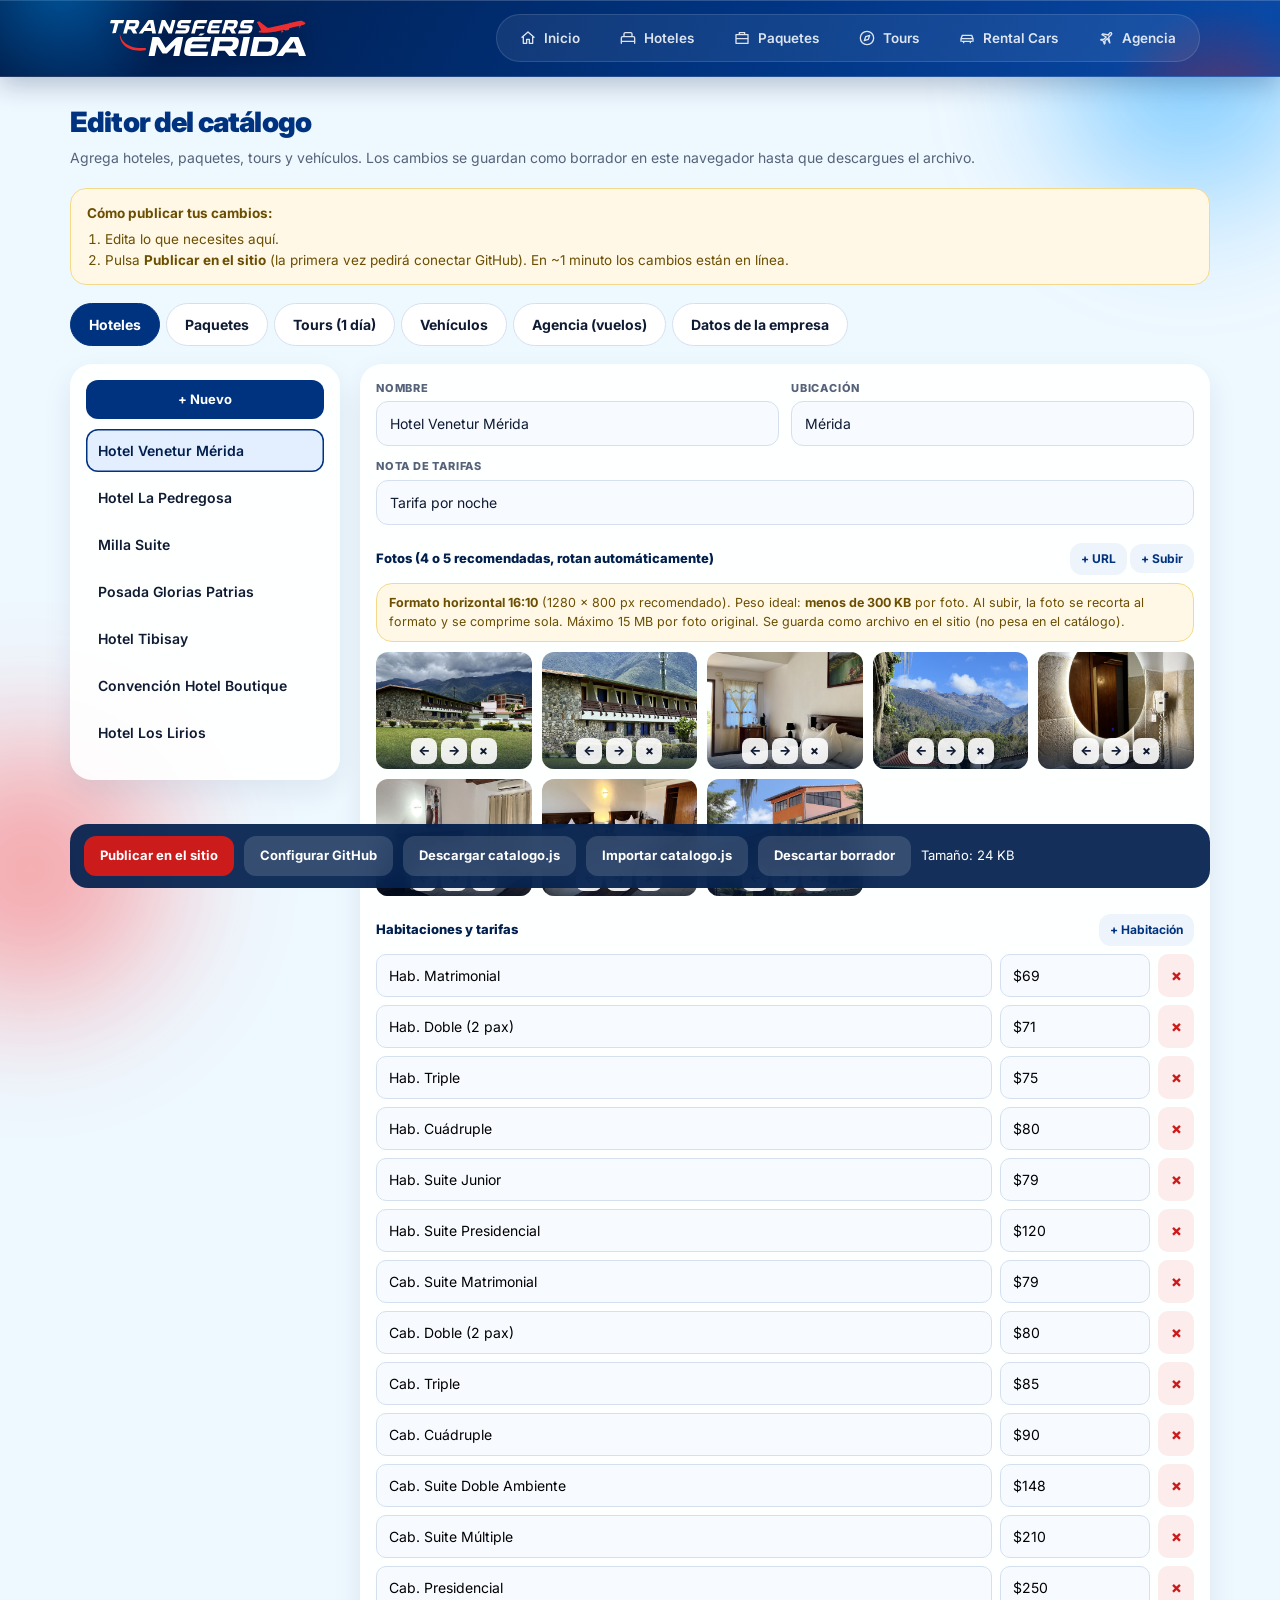
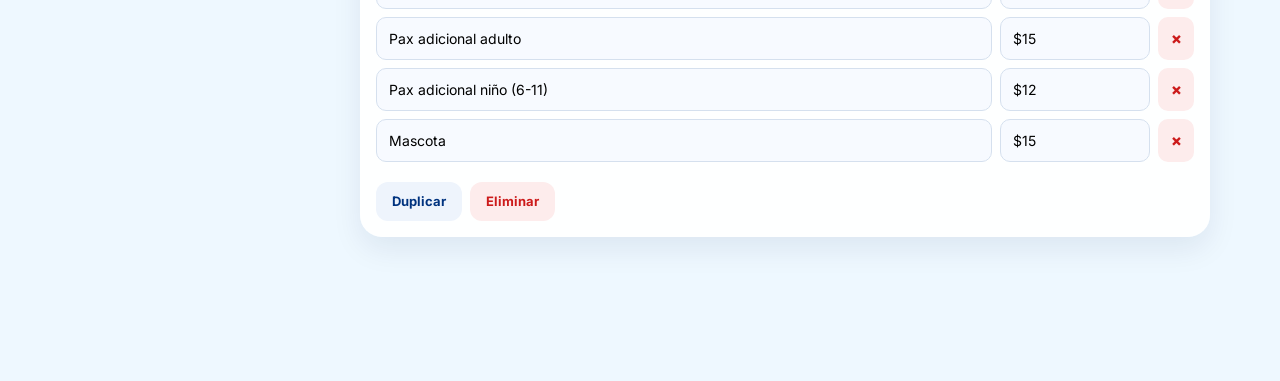
<file: admin/index.html>
<!doctype html><html lang="es"><head><meta charset="utf-8"><meta name="viewport" content="width=device-width,initial-scale=1"><meta name="robots" content="noindex,nofollow"><title>Editor del catálogo · TransfersMérida</title>
<link href="https://fonts.googleapis.com/css2?family=Inter:wght@400;500;600;700;800;900&display=swap" rel="stylesheet"><link rel="stylesheet" href="../assets/app.css"><link rel="stylesheet" href="../assets/header.css">
<style>
.ad{max-width:1180px;margin:0 auto;padding:24px 20px 60px}
.ad h1{font-size:28px;font-weight:900;letter-spacing:-.03em;color:var(--blue);margin:0 0 4px}.ad .sub{color:var(--desc);margin:0 0 20px;font-size:14px}
.tabs{display:flex;gap:6px;flex-wrap:wrap;margin-bottom:18px}
.tabs button{padding:10px 18px;border-radius:99px;font-weight:700;font-size:14px;background:#fff;border:1.5px solid var(--line);transition:.2s}.tabs button.on{background:var(--blue);color:#fff;border-color:var(--blue)}
.lay{display:grid;grid-template-columns:270px 1fr;gap:20px;align-items:start}
@media(max-width:820px){.lay{grid-template-columns:1fr}}
.pan{background:rgba(255,255,255,.92);border:0;border-radius:22px;padding:16px;box-shadow:0 12px 30px rgba(0,30,80,.08)}
.lst{display:flex;flex-direction:column;gap:4px;max-height:60vh;overflow:auto;margin:10px 0}
.lst button{text-align:left;padding:11px 12px;border-radius:12px;font-weight:600;font-size:14px;transition:.15s}.lst button:hover{background:#eef4fc}.lst button.on{background:#e3eeff;box-shadow:inset 0 0 0 1.5px var(--blue);color:var(--blue-dark)}
.b2{padding:10px 16px;border-radius:12px;font-weight:700;font-size:13px;background:#eef4fc;color:var(--blue);transition:.15s}.b2:hover{background:var(--blue);color:#fff}.b2.pri{background:var(--blue);color:#fff}.b2.pri:hover{background:var(--blue-dark)}.b2.red{background:#fdecec;color:var(--red)}.b2.red:hover{background:var(--red);color:#fff}.b2.sm{padding:7px 11px;font-size:12px}
.f{display:flex;flex-direction:column;gap:5px;margin-bottom:12px}.f label{font-size:11px;font-weight:800;letter-spacing:.8px;text-transform:uppercase;color:var(--desc)}
.f input,.f textarea{font:inherit;font-size:14px;padding:11px 13px;border-radius:12px;border:1.5px solid var(--line);background:#f7faff;color:var(--ink);outline:none;width:100%;transition:.2s}.f input:focus,.f textarea:focus{border-color:var(--blue);background:#fff;box-shadow:0 0 0 4px rgba(0,51,127,.12)}
.two{display:grid;grid-template-columns:1fr 1fr;gap:12px}
.sec{font-size:13px;font-weight:800;color:var(--blue-dark);margin:18px 0 8px;display:flex;justify-content:space-between;align-items:center}
.ph-list{display:grid;grid-template-columns:repeat(auto-fill,minmax(130px,1fr));gap:10px;margin-bottom:10px}
.ph-i{position:relative;aspect-ratio:4/3;border-radius:12px;overflow:hidden;background:#dbe6f5}.ph-i img{width:100%;height:100%;object-fit:cover}
.ph-i .t{position:absolute;inset:auto 0 0;display:flex;justify-content:center;gap:4px;padding:5px;background:linear-gradient(transparent,rgba(0,15,40,.75))}
.ph-i .t button{width:26px;height:26px;border-radius:8px;background:rgba(255,255,255,.9);font-weight:800;font-size:13px}.ph-i .t button:hover{background:var(--red);color:#fff}
.rm{display:grid;grid-template-columns:1fr 150px 36px;gap:8px;margin-bottom:8px}.rm input{font:inherit;font-size:14px;padding:10px 12px;border-radius:10px;border:1.5px solid var(--line);background:#f7faff;outline:none;min-width:0}.rm input:focus{border-color:var(--blue);background:#fff}
.rm button{border-radius:10px;background:#fdecec;color:var(--red);font-weight:800}.rm button:hover{background:var(--red);color:#fff}
.bar{position:sticky;bottom:12px;margin-top:20px;display:flex;gap:10px;flex-wrap:wrap;align-items:center;background:rgba(0,31,77,.92);backdrop-filter:blur(14px);padding:12px 14px;border-radius:18px;color:#fff;font-size:13px;z-index:20}
.bar .b2{background:rgba(255,255,255,.14);color:#fff}.bar .b2:hover{background:#fff;color:var(--blue)}.bar .b2.pri{background:var(--red)}.bar .b2.pri:hover{background:#fff;color:var(--red)}
.help{background:#fff8e6;border:1px solid #f5d98a;border-radius:16px;padding:14px 16px;font-size:13.5px;color:#6b4e00;margin-bottom:18px}.help ol{margin:6px 0 0 18px;padding:0}
.toast{position:fixed;left:50%;bottom:90px;transform:translate(-50%,20px);background:var(--blue-dark);color:#fff;padding:12px 20px;border-radius:14px;font-weight:600;font-size:14px;opacity:0;transition:.3s;z-index:200;pointer-events:none}.toast.on{opacity:1;transform:translate(-50%,0)}
</style></head><body data-page="admin">
<script src="../data/catalogo.js"></script><script src="../assets/header.js"></script><script src="../assets/app.js"></script><script src="../assets/publish.js"></script>
<script>
document.addEventListener("DOMContentLoaded",()=>{
const $=(s,r=document)=>r.querySelector(s),$$=(s,r=document)=>[...r.querySelectorAll(s)];
const esc=s=>String(s==null?"":s).replace(/[&<>"]/g,c=>({'&':'&amp;','<':'&lt;','>':'&gt;','"':'&quot;'}[c]));
document.body.prepend(TM_renderHeader("admin","../"));
let data=JSON.parse(localStorage.getItem("tm_draft")||"null")||JSON.parse(JSON.stringify(TM.D));
data.config=Object.assign({wa:"584125805433",rif:"",rtn:"",ttt:"",siteName:"Transfers Mérida",favicon:""},data.config||{});
["hoteles","paquetes","tours","autos"].forEach(k=>data[k]=data[k]||[]);
data.agencia=data.agencia||{schedule:[],conditions:[]};data.agencia.schedule=data.agencia.schedule||[];data.agencia.conditions=data.agencia.conditions||[];
let tab="hoteles",sel=0;const NAMES={hoteles:"Hoteles",paquetes:"Paquetes",tours:"Tours (1 día)",autos:"Vehículos",agencia:"Agencia (vuelos)",config:"Datos de la empresa"};
const save=()=>{try{localStorage.setItem("tm_draft",JSON.stringify(data))}catch(e){toast("Borrador demasiado grande para guardarse en el navegador; descarga el archivo.")}};
function toast(t){const e=$(".toast");e.textContent=t;e.classList.add("on");clearTimeout(e._t);e._t=setTimeout(()=>e.classList.remove("on"),2600)}
const root=document.createElement("div");root.className="ad";document.body.append(root);
document.body.insertAdjacentHTML("beforeend",'<div class="toast"></div>');
function draw(){
 root.innerHTML=`<h1>Editor del catálogo</h1><p class="sub">Agrega hoteles, paquetes, tours y vehículos. Los cambios se guardan como borrador en este navegador hasta que descargues el archivo.</p>
 <div class="help"><b>Cómo publicar tus cambios:</b><ol><li>Edita lo que necesites aquí.</li><li>Pulsa <b>Publicar en el sitio</b> (la primera vez pedirá conectar GitHub). En ~1 minuto los cambios están en línea.</li></ol></div>
 <div class="tabs">${["hoteles","paquetes","tours","autos","agencia","config"].map(k=>`<button data-t="${k}" class="${k===tab?"on":""}">${NAMES[k]}</button>`).join("")}</div><div id="body"></div>
 <div class="bar"><button class="b2 pri" id="pub">Publicar en el sitio</button><button class="b2" id="ghc">Configurar GitHub</button><button class="b2" id="dl">Descargar catalogo.js</button><label class="b2" style="cursor:pointer">Importar catalogo.js<input type="file" id="imp" accept=".js,.json" hidden></label><button class="b2" id="rst">Descartar borrador</button><span id="sz"></span></div>`;
 $$(".tabs button").forEach(b=>b.onclick=()=>{tab=b.dataset.t;sel=0;draw()});
 tab==="config"?cfg():tab==="agencia"?ag():list();
 $("#ghc").onclick=()=>TMPublish.setup();
 $("#pub").onclick=async()=>{const b=$("#pub");if(!await TMPublish.ensure())return;b.disabled=true;b.textContent="Publicando…";try{await TMPublish.commit("data/catalogo.js","window.TM_DATA = "+JSON.stringify(data,null,1)+";\n","Actualización desde el admin");toast("Publicado ✓ El sitio se actualiza en ~1 minuto.")}catch(e){toast(TMPublish.friendly(e))}b.disabled=false;b.textContent="Publicar en el sitio"};
 $("#dl").onclick=()=>{const txt="window.TM_DATA = "+JSON.stringify(data,null,1)+";\n";const a=document.createElement("a");a.href=URL.createObjectURL(new Blob([txt],{type:"text/javascript"}));a.download="catalogo.js";a.click();toast("Descargado. Reemplaza data/catalogo.js y sube el sitio.")};
 $("#imp").onchange=e=>{const f=e.target.files[0];if(!f)return;f.text().then(t=>{try{const m=t.match(/=\s*([\s\S]*?);?\s*$/);const o=JSON.parse(m[1]);if(o._merge){delete o._merge;for(const k of Object.keys(o)){const v=o[k];if(Array.isArray(v)){data[k]=data[k]||[];v.forEach(x=>{const t2=x.id&&data[k].find(y=>y.id===x.id);t2?Object.assign(t2,x):data[k].push(x)})}else if(v&&typeof v==="object"){data[k]=Object.assign(data[k]||{},v)}else data[k]=v}save();draw();toast("Ajuste aplicado. Pulsa Publicar en el sitio.")}else{data=o;save();draw();toast("Importado")}}catch(x){toast("Archivo no válido")}})};
 $("#rst").onclick=()=>{if(confirm("¿Descartar el borrador y volver al catálogo publicado?")){localStorage.removeItem("tm_draft");data=JSON.parse(JSON.stringify(TM.D));data.config=Object.assign({},data.config);draw()}};
 const kb=Math.round(JSON.stringify(data).length/1024);$("#sz").textContent=`Tamaño: ${kb} KB`;
}
function cfg(){
 const c=data.config;data.info=data.info||{};
 $("#body").innerHTML=`<div class="pan"><div class="two"><div class="f"><label>RIF</label><input data-c="rif" value="${esc(c.rif)}"></div><div class="f"><label>Registro Turístico Nacional (RTN)</label><input data-c="rtn" value="${esc(c.rtn)}"></div><div class="f"><label>Licencia de turismo</label><input data-c="ttt" value="${esc(c.ttt)}"></div><div class="f"><label>WhatsApp (con código de país, sin +)</label><input data-c="wa" value="${esc(c.wa)}"></div><div class="f"><label>Nombre en la pestaña del navegador</label><input data-c="siteName" value="${esc(c.siteName)}"></div><div class="f"><label>Ícono de la pestaña (favicon, URL de imagen)</label><input data-c="favicon" value="${esc(c.favicon)}" placeholder="https://..."></div></div></div>
 <div class="pan" style="margin-top:16px"><div class="sec" style="margin-top:0"><span>Imagen de fondo de cada portada</span></div><div class="help" style="margin:0 0 12px;font-size:12.5px;padding:10px 12px"><b>Recomendado:</b> horizontal <b>1920 × 1080 px</b> (16:9), peso <b>menos de 300 KB</b>. Al subirla se recorta y comprime sola. Pon lo importante <b>en el centro</b>: en el celular se recortan los lados. Una foto oscura o con poco detalle se lee mejor. Subir archivos requiere GitHub conectado; también puedes pegar un enlace.</div><div id="hrs"></div></div>
 ${["paquetes","tours","autos"].map(k=>`<div class="pan" style="margin-top:16px"><div class="sec" style="margin-top:0"><span>Información al pie de ${k==="paquetes"?"Paquetes":k==="tours"?"Tours":"Vehículos"}</span><button class="b2 sm" data-ai="${k}">+ Punto</button></div><div class="f"><label>Título</label><input data-it="${k}" value="${esc((data.info[k]||{}).title)}"></div><div id="inf-${k}"></div></div>`).join("")}`;
 $$("[data-c]").forEach(i=>i.oninput=()=>{c[i.dataset.c]=i.value;save()});
 data.heroes=data.heroes||{};const HN={hoteles:"Hoteles",paquetes:"Paquetes",tours:"Tours",autos:"Rental Cars"};
 const hr=()=>{$("#hrs").innerHTML=Object.keys(HN).map(k=>{const h=data.heroes[k]=data.heroes[k]||{img:"",dim:55};return `<div class="pan" style="background:#f4f8ff;margin-bottom:10px;padding:12px"><div style="font-weight:800;color:var(--blue-dark);margin-bottom:8px">${HN[k]}</div><div style="display:grid;grid-template-columns:140px 1fr;gap:12px;align-items:start"><div style="aspect-ratio:16/9;border-radius:12px;overflow:hidden;background:linear-gradient(135deg,#001F4D,#00337F);position:relative">${h.img?`<div style="position:absolute;inset:0;background:url('${esc(h.img)}') center/cover"></div><div style="position:absolute;inset:0;background:rgba(0,18,54,${h.dim/100})"></div>`:""}</div><div><div class="f" style="margin-bottom:8px"><input data-hi="${k}" value="${esc(h.img)}" placeholder="https://… o sube una imagen"></div><div style="display:flex;gap:8px;flex-wrap:wrap;align-items:center"><label class="b2 sm" style="cursor:pointer">Subir imagen<input type="file" accept="image/*" data-hu="${k}" hidden></label><button class="b2 red sm" data-hx="${k}">Quitar</button><label style="font-size:12px;color:var(--desc);display:flex;gap:6px;align-items:center">Oscuridad <input type="range" min="0" max="90" value="${h.dim}" data-hd="${k}"> <b>${h.dim}%</b></label></div></div></div></div>`}).join("");
  $$("[data-hi]").forEach(e=>e.onchange=()=>{data.heroes[e.dataset.hi].img=e.value.trim();save();hr()});
  $$("[data-hx]").forEach(b=>b.onclick=()=>{data.heroes[b.dataset.hx].img="";save();hr()});
  $$("[data-hd]").forEach(e=>e.oninput=()=>{data.heroes[e.dataset.hd].dim=+e.value;e.nextElementSibling.textContent=e.value+"%";save()});
  $$("[data-hd]").forEach(e=>e.onchange=hr);
  $$("[data-hu]").forEach(e=>e.onchange=async()=>{const f=e.files[0],k=e.dataset.hu;e.value="";if(!f)return;if(f.size>15*1024*1024){toast("La imagen pesa más de 15 MB.");return}if(!TMPublish.cfg().token){toast("Conecta GitHub (Configurar GitHub) para subir, o pega un enlace.");return}try{toast("Subiendo…");const u=await new Promise((res,rej)=>{const r=new FileReader();r.onerror=rej;r.onload=()=>{const im=new Image();im.onerror=rej;im.onload=()=>{const W=1920,H=1080,sc=Math.max(W/im.width,H/im.height),sw=W/sc,sh=H/sc,cv=document.createElement("canvas");cv.width=W;cv.height=H;const x=cv.getContext("2d");x.imageSmoothingQuality="high";x.drawImage(im,(im.width-sw)/2,(im.height-sh)/2,sw,sh,0,0,W,H);res(cv.toDataURL("image/jpeg",.75))};im.src=r.result};r.readAsDataURL(f)});const kb=Math.round(u.length*.75/1024),nm="img/portada-"+k+"-"+Date.now()+".jpg";await TMPublish.commit(nm,u.split(",")[1],"Portada desde el admin",true);data.heroes[k].img="/"+nm;save();hr();toast("Portada subida ("+kb+" KB)"+(kb>400?" · pesa más de lo ideal":"")+". Pulsa Publicar en el sitio.")}catch(x){toast(TMPublish.friendly?TMPublish.friendly(x):"No se pudo subir")}});
 };hr();
 ["paquetes","tours","autos"].forEach(k=>{data.info[k]=data.info[k]||{eyebrow:"Información",title:"",items:[]};const add=rowsEd($("#inf-"+k),data.info[k].items,["Título","Texto"],true);$(`[data-ai=${k}]`).onclick=add;$(`[data-it=${k}]`).oninput=e=>{data.info[k].title=e.target.value;save()}});
}
function ag(){
 const A=data.agencia,DAYS=["Lunes","Martes","Miércoles","Jueves","Viernes","Sábado","Domingo"];
 $("#body").innerHTML=`<div class="pan"><div class="sec" style="margin-top:0"><span>Frecuencias desde/hacia El Vigía</span><button class="b2 sm" id="addf">+ Vuelo</button></div>
 <p style="font-size:13px;color:var(--desc);margin:0 0 10px">Una fila por vuelo y por día de la semana. Las rutas que no estén aquí quedan libres para cotizar. Código = 3 letras del aeropuerto (CCS, PMV, BLA, PZO…). Ida = hora de salida desde El Vigía; Regreso = hora de salida desde el destino.</p><div id="sch"></div></div>
 <div class="pan" style="margin-top:16px"><div class="sec" style="margin-top:0"><span>Condiciones por aerolínea</span><button class="b2 sm" id="addc">+ Aerolínea</button></div><div id="cnd"></div></div>`;
 const dS=()=>{$("#sch").innerHTML=A.schedule.map((f,i)=>`<div class="rm" style="grid-template-columns:70px 1fr 120px 100px 100px 36px"><input data-s="${i}" data-k="code" value="${esc(f.code)}" placeholder="Código" maxlength="3" style="text-transform:uppercase"><input data-s="${i}" data-k="airline" value="${esc(f.airline)}" placeholder="Aerolínea"><select data-s="${i}" data-k="day" style="font:inherit;font-size:14px;border-radius:10px;border:1.5px solid var(--line);background:#f7faff;padding:8px">${DAYS.map((d,n)=>`<option value="${n}" ${+f.day===n?"selected":""}>${d}</option>`).join("")}</select><input data-s="${i}" data-k="out" value="${esc(f.out)}" placeholder="Ida 04:00 PM"><input data-s="${i}" data-k="ret" value="${esc(f.ret)}" placeholder="Regreso"><button data-ds="${i}" title="Quitar">×</button></div>`).join("")||'<p style="color:var(--desc)">Sin vuelos programados.</p>';
  $$("[data-s]").forEach(e=>{const h=()=>{const f=A.schedule[+e.dataset.s],k=e.dataset.k;f[k]=k==="day"?+e.value:k==="code"?e.value.toUpperCase():e.value;save()};e.oninput=h;e.onchange=h});
  $$("[data-ds]").forEach(b=>b.onclick=()=>{A.schedule.splice(+b.dataset.ds,1);save();dS()})};
 $("#addf").onclick=()=>{A.schedule.push({code:"",airline:"",day:0,out:"",ret:""});save();dS()};dS();
 const dC=()=>{$("#cnd").innerHTML=A.conditions.map((c,i)=>`<div class="pan" style="background:#f4f8ff;margin-bottom:10px;padding:12px"><div class="two"><div class="f"><label>Título / aerolínea</label><input data-c2="${i}" data-k="title" value="${esc(c.title)}"></div><div class="f"><label>Fuente (sitio web, opcional)</label><input data-c2="${i}" data-k="source" value="${esc(c.source||"")}"></div></div><div class="f"><label>Condiciones (una línea por punto)</label><textarea data-c2="${i}" data-k="items" rows="4">${esc((c.items||[]).join("\n"))}</textarea></div><div style="display:flex;gap:14px;align-items:center;justify-content:space-between"><label style="font-size:13px"><input type="checkbox" data-c2="${i}" data-k="open" ${c.open?"checked":""}> Mostrar abierta al cargar</label><span><button class="b2 sm" data-up="${i}">↑</button> <button class="b2 sm" data-dn="${i}">↓</button> <button class="b2 red sm" data-dc="${i}">Eliminar</button></span></div></div>`).join("");
  $$("[data-c2]").forEach(e=>{const h=()=>{const c=A.conditions[+e.dataset.c2],k=e.dataset.k;if(k==="items")c.items=e.value.split("\n").map(x=>x.trim()).filter(Boolean);else if(k==="open")c.open=e.checked;else{c[k]=e.value;if(k==="title"&&!c._idset)c.id=c.id||("a"+Date.now())}save()};e.oninput=h;e.onchange=h});
  const mv=(i,d)=>{const j=i+d;if(j<0||j>=A.conditions.length)return;[A.conditions[i],A.conditions[j]]=[A.conditions[j],A.conditions[i]];save();dC()};
  $$("[data-up]").forEach(b=>b.onclick=()=>mv(+b.dataset.up,-1));$$("[data-dn]").forEach(b=>b.onclick=()=>mv(+b.dataset.dn,1));
  $$("[data-dc]").forEach(b=>b.onclick=()=>{if(confirm("¿Eliminar esta aerolínea?")){A.conditions.splice(+b.dataset.dc,1);save();dC()}})};
 $("#addc").onclick=()=>{A.conditions.push({id:"a"+Date.now(),title:"Nueva aerolínea",open:false,items:[],source:""});save();dC()};dC();
}
function list(){
 const L=data[tab];if(sel>=L.length)sel=Math.max(0,L.length-1);
 $("#body").innerHTML=`<div class="lay"><div class="pan"><button class="b2 pri" id="new" style="width:100%">+ Nuevo</button><div class="lst">${L.map((x,i)=>`<button data-i="${i}" class="${i===sel?"on":""}">${esc(x.name||"(sin nombre)")}</button>`).join("")||'<span style="color:var(--desc);font-size:13px">Aún no hay elementos.</span>'}</div></div><div class="pan" id="ed"></div></div>`;
 $("#new").onclick=()=>{const id="n"+Date.now();L.push(tab==="hoteles"?{id,name:"Nuevo hotel",loc:"Mérida",note:"Tarifa por noche",photos:[],rooms:[["Habitación matrimonial","$00"]]}:tab==="tours"?{id,name:"Nuevo tour",loc:"Mérida · 1 día",sub:"",pp:0,inc:[],photos:[]}:tab==="paquetes"?{id,name:"Nuevo paquete",loc:"3 días · 2 noches",sub:"",inc:[],acts:[],photos:[],matrix:[{hotel:"Hotel",p:[null,null],g3:[null,null],g4:[null,null]}]}:{id,name:"Nuevo vehículo",loc:"",rate:50,regular:60,max:1,inc:[],specs:[["Motor",""]],photos:[]});sel=L.length-1;save();list()};
 $$(".lst button").forEach(b=>b.onclick=()=>{sel=+b.dataset.i;list()});
 if(L[sel])edit(L[sel],L);else $("#ed").innerHTML='<p style="color:var(--desc)">Crea el primer elemento con “+ Nuevo”.</p>';
}
function rowsEd(host,arr,ph,wide){
 const draw=()=>{host.innerHTML=arr.map((r,i)=>`<div class="rm" style="grid-template-columns:${wide?"180px 1fr":"1fr 150px"} 36px"><input data-r="${i}" data-c="0" value="${esc(r[0])}" placeholder="${ph[0]}"><input data-r="${i}" data-c="1" value="${esc(r[1])}" placeholder="${ph[1]}"><button data-d="${i}" title="Quitar">×</button></div>`).join("");
  $$("[data-r]",host).forEach(i=>i.oninput=()=>{arr[+i.dataset.r][+i.dataset.c]=i.value;save()});$$("[data-d]",host).forEach(b=>b.onclick=()=>{arr.splice(+b.dataset.d,1);save();draw()})};
 draw();return()=>{arr.push(["",""]);save();draw()};
}
function edit(it,L){
 const h=tab==="hoteles",t=tab==="paquetes",dt=tab==="tours",a=tab==="autos";
 $("#ed").innerHTML=`<div class="two"><div class="f"><label>Nombre</label><input data-k="name" value="${esc(it.name)}"></div><div class="f"><label>${a?"Tipo / capacidad":t?"Duración":dt?"Lugar / duración":"Ubicación"}</label><input data-k="loc" value="${esc(it.loc)}"></div></div>
 ${h?`<div class="f"><label>Nota de tarifas</label><input data-k="note" value="${esc(it.note)}"></div>`:""}
 ${dt?`<div class="f"><label>Descripción corta</label><input data-k="sub" value="${esc(it.sub)}"></div><div class="f"><label>Precio por persona ($) — solo si no usas tarifas por grupo</label><input data-n="pp" type="number" value="${it.pp||0}"></div><div class="two"><div class="f"><label>Guía exclusivo (+$, 0 = no)</label><input data-n="guide" type="number" value="${it.guide||0}"></div><div class="f"><label>Anticipación mínima (días)</label><input data-n="minDays" type="number" value="${it.minDays||0}"></div></div><div class="f"><label>% de reserva</label><input data-n="deposit" type="number" value="${it.deposit||0}"></div><div class="f"><label>Itinerario (una línea por parada)</label><textarea data-k="acts" rows="4">${esc((it.acts||[]).join("\n"))}</textarea></div><div class="sec"><span>Tarifa total por grupo (personas → $)</span><button class="b2 sm" id="addt">+ Fila</button></div><div id="tl"></div><div class="f"><label>Incluye (una línea por elemento)</label><textarea data-k="inc" rows="4">${esc((it.inc||[]).join("\n"))}</textarea></div>`:""}
 ${t?`<div class="f"><label>Descripción corta</label><input data-k="sub" value="${esc(it.sub)}"></div><div class="f"><label>Incluye (una línea por elemento)</label><textarea data-k="inc" rows="4">${esc((it.inc||[]).join("\n"))}</textarea></div><div class="f"><label>Actividades (una línea por elemento)</label><textarea data-k="acts" rows="4">${esc((it.acts||[]).join("\n"))}</textarea></div>`:""}
 ${a?`<div class="two"><div class="f"><label>Precio por día (€)</label><input data-n="rate" type="number" value="${it.rate||0}"></div><div class="f"><label>Precio regular tachado (€, opcional; 0 = ninguno)</label><input data-n="regular" type="number" value="${it.regular||0}"></div></div><div class="f"><label>Unidades disponibles</label><input data-n="max" type="number" min="1" value="${it.max||1}"></div>`:""}
 <div class="sec"><span>Fotos (4 o 5 recomendadas, rotan automáticamente)</span><span><button class="b2 sm" id="addurl">+ URL</button> <label class="b2 sm" style="cursor:pointer">+ Subir<input type="file" id="up" accept="image/*" multiple hidden></label></span></div><div class="help" style="margin:0 0 10px;font-size:12.5px;padding:10px 12px">${tab==="tours"?"<b>Formato vertical 4:5</b> (1080 × 1350 px), como un post de Instagram.":"<b>Formato horizontal 16:10</b> (1280 × 800 px recomendado)."} Peso ideal: <b>menos de 300 KB</b> por foto. Al subir, la foto se recorta al formato y se comprime sola. Máximo 15 MB por foto original. Se guarda como archivo en el sitio (no pesa en el catálogo).</div><div class="ph-list" id="pl"></div>${(dt||t)?`<div class="sec"><span>Videos tipo reel (reemplazan a las fotos)</span><span><button class="b2 sm" id="addv">+ Enlace</button> <label class="b2 sm" style="cursor:pointer">+ Subir videos<input type="file" id="upv" accept="video/mp4,video/webm" multiple hidden></label></span></div><div class="help" style="margin:0 0 10px;font-size:12.5px;padding:10px 12px"><b>Formato vertical 9:16, 1080 × 1920 px</b> (como un reel). MP4 (H.264), 8 a 15 segundos, <b>menos de 10 MB cada uno</b> (máximo permitido: 10 MB). Puedes poner varios: se reproducen uno tras otro, sin sonido y en bucle; al tocarlos se abren a pantalla completa con sonido. Las fotos de abajo pasan a ser opcionales. Sin videos, la tarjeta muestra las fotos.</div><div id="vl"></div>`:""}
 ${h?`<div class="sec"><span>Habitaciones y tarifas</span><button class="b2 sm" id="addr">+ Habitación</button></div><div id="rl"></div>`:""}
 ${a?`<div class="sec"><span>Ficha técnica</span><button class="b2 sm" id="addr">+ Dato</button></div><div id="rl"></div>`:""}
 ${t?`<div class="sec"><span>Precios por hotel (USD; deja vacío = “bajo consulta”)</span><button class="b2 sm" id="addm">+ Hotel</button></div><div style="font-size:11.5px;color:var(--desc);margin-bottom:8px">Columnas: 2 pers. baja · 2 pers. alta · 3 pers. baja · 3 pers. alta · 4 pers. baja · 4 pers. alta</div><div id="ml" style="overflow:auto"></div>`:""}
 <div style="display:flex;gap:8px;margin-top:20px"><button class="b2" id="dup">Duplicar</button><button class="b2 red" id="del">Eliminar</button></div>`;
 $$("[data-k]").forEach(i=>i.oninput=()=>{const k=i.dataset.k;it[k]=(k==="inc"||k==="acts")?i.value.split("\n").map(s=>s.trim()).filter(Boolean):i.value;save();if(k==="name")$(".lst .on").textContent=i.value||"(sin nombre)"});
 $$("[data-n]").forEach(i=>i.oninput=()=>{it[i.dataset.n]=parseFloat(i.value)||0;save()});
 const pl=()=>{it.photos=it.photos||[];$("#pl").innerHTML=it.photos.map((p,i)=>`<div class="ph-i"><img src="${esc(p)}" alt=""><div class="t"><button data-m="-1" data-i="${i}" title="Mover">←</button><button data-m="1" data-i="${i}" title="Mover">→</button><button data-x="${i}" title="Quitar">×</button></div></div>`).join("")||'<span style="color:var(--desc);font-size:13px">Sin fotos: se mostrarán imágenes de relleno.</span>';
  $$("[data-m]").forEach(b=>b.onclick=()=>{const i=+b.dataset.i,j=i+ +b.dataset.m;if(j<0||j>=it.photos.length)return;[it.photos[i],it.photos[j]]=[it.photos[j],it.photos[i]];save();pl()});
  $$("[data-x]").forEach(b=>b.onclick=()=>{it.photos.splice(+b.dataset.x,1);save();pl()})};
 pl();
 $("#addurl").onclick=()=>{const u=prompt("Pega la URL de la imagen:");if(u){(it.photos=it.photos||[]).push(u.trim());save();pl()}};
 if($("#vl")){it.videos=it.videos||[];if(it.video){if(!it.videos.includes(it.video))it.videos.unshift(it.video);delete it.video}
  const vlR=()=>{$("#vl").innerHTML=it.videos.map((v,k)=>`<div class="rm" style="grid-template-columns:1fr 34px 34px 36px"><input data-vi="${k}" value="${esc(v)}" placeholder="/videos/mi-video.mp4"><button data-vu="${k}" title="Subir">↑</button><button data-vd="${k}" title="Bajar">↓</button><button data-vx="${k}" title="Quitar">×</button></div>`).join("")||'<p style="color:var(--desc);font-size:13px">Sin videos.</p>';
   $$("[data-vi]").forEach(i2=>i2.oninput=()=>{it.videos[+i2.dataset.vi]=i2.value;save()});
   $$("[data-vx]").forEach(b=>b.onclick=()=>{it.videos.splice(+b.dataset.vx,1);save();vlR()});
   const mv=(k,d)=>{const j=k+d;if(j<0||j>=it.videos.length)return;[it.videos[k],it.videos[j]]=[it.videos[j],it.videos[k]];save();vlR()};
   $$("[data-vu]").forEach(b=>b.onclick=()=>mv(+b.dataset.vu,-1));$$("[data-vd]").forEach(b=>b.onclick=()=>mv(+b.dataset.vd,1))};
  vlR();$("#addv").onclick=()=>{it.videos.push("");save();vlR()};
  $("#upv").onchange=async e=>{const fs=[...e.target.files];e.target.value="";if(!fs.length)return;if(!TMPublish.cfg().token){toast("Para subir videos conecta GitHub (botón Configurar GitHub) o pega un enlace .mp4 con + Enlace.");return}let ok=0;for(const f of fs){if(f.size>10*1024*1024){toast("«"+f.name+"» pesa "+(f.size/1048576).toFixed(1)+" MB; el máximo es 10 MB. Comprímelo primero.");continue}try{toast("Subiendo "+f.name+"…");const buf=new Uint8Array(await f.arrayBuffer());let b="";for(let i=0;i<buf.length;i+=0x8000)b+=String.fromCharCode.apply(null,buf.subarray(i,i+0x8000));const nm="videos/"+tab+"-"+Date.now()+"-"+(ok+1)+"."+(/webm/i.test(f.type)?"webm":"mp4");await TMPublish.commit(nm,btoa(b),"Video desde el admin",true);it.videos.push("/"+nm);ok++;save();vlR()}catch(x){toast(TMPublish.friendly(x));break}}if(ok)toast(ok+" video(s) subido(s) ✓ Pulsa «Publicar en el sitio» para activarlos.")}}
 $("#up").onchange=async e=>{const files=[...e.target.files];e.target.value="";let ok=0,big=0;const gh=TMPublish.cfg().token;for(const f of files){if(f.size>15*1024*1024){toast("«"+f.name+"» pesa más de 15 MB; reduce su tamaño primero.");continue}try{const r=await shrink(f);if(r.kb>500)big++;let v=r.url;if(gh){const nm="img/"+tab+"-"+Date.now()+"-"+(ok+1)+".jpg";toast("Subiendo "+f.name+"…");await TMPublish.commit(nm,r.b64,"Foto desde el admin",true);v="/"+nm}(it.photos=it.photos||[]).push(v);ok++}catch(x){toast(TMPublish.friendly?TMPublish.friendly(x):"No se pudo subir")}}save();pl();if(ok)toast(ok+" foto(s) agregada(s)"+(gh?" · aparecerán en el sitio en ~1 minuto":" · conecta GitHub para guardarlas como archivo")+(big?" · "+big+" pesa(n) más de 500 KB":""))};
 if(h)$("#addr").onclick=rowsEd($("#rl"),it.rooms,["Habitación","$00"]);
 if(a)$("#addr").onclick=rowsEd($("#rl"),it.specs=it.specs||[],["Dato","Valor"]);
 if(t){const KEYS=[["p",0],["p",1],["g3",0],["g3",1],["g4",0],["g4",1]];
  const ml=()=>{$("#ml").innerHTML='<div style="min-width:640px">'+it.matrix.map((r,i)=>`<div class="rm" style="grid-template-columns:150px repeat(6,62px) 36px"><input data-h="${i}" value="${esc(r.hotel)}" placeholder="Hotel">${KEYS.map(([g,j],n)=>`<input data-v="${i}" data-n="${n}" type="number" value="${(r[g]||[])[j]==null?"":r[g][j]}">`).join("")}<button data-d="${i}">×</button></div>`).join("")+'</div>';
   $$("[data-h]").forEach(x=>x.oninput=()=>{it.matrix[+x.dataset.h].hotel=x.value;save()});
   $$("[data-v]").forEach(x=>x.oninput=()=>{const r=it.matrix[+x.dataset.v],[g,j]=KEYS[+x.dataset.n];r[g]=r[g]||[null,null];r[g][j]=x.value===""?null:parseFloat(x.value);save()});
   $$("#ml [data-d]").forEach(b=>b.onclick=()=>{it.matrix.splice(+b.dataset.d,1);save();ml()})};ml();
  $("#addm").onclick=()=>{it.matrix.push({hotel:"",p:[null,null],g3:[null,null],g4:[null,null]});save();ml()}}
 if(dt){const arr=Object.entries(it.tiers||{}).map(([k,v])=>[k,String(v)]);const sync=()=>{it.tiers={};arr.forEach(([k,v])=>{if(k!==""&&v!=="")it.tiers[k]=parseFloat(v)});save()};const add=rowsEd($("#tl"),arr,["Personas","Precio $"]);const w=add;$("#addt").onclick=()=>{w();};$("#tl").addEventListener("input",sync);$("#tl").addEventListener("click",()=>setTimeout(sync,0))}
 $("#dup").onclick=()=>{const c=JSON.parse(JSON.stringify(it));c.id="n"+Date.now();c.name+=" (copia)";L.splice(sel+1,0,c);sel++;save();list()};
 $("#del").onclick=()=>{if(confirm("¿Eliminar “"+it.name+"”?")){L.splice(sel,1);sel=0;save();list()}};
}
function shrink(f){return new Promise((res,rej)=>{const r=new FileReader();r.onerror=()=>rej(new Error("No se pudo leer la imagen"));r.onload=()=>{const im=new Image();im.onerror=()=>rej(new Error("Imagen no válida"));im.onload=()=>{const W=tab==="tours"?1080:1280,H=tab==="tours"?1350:800,sc=Math.max(W/im.width,H/im.height),sw=W/sc,sh=H/sc,c=document.createElement("canvas");c.width=Math.min(W,Math.round(im.width*sc>W?W:im.width*sc));c.width=W;c.height=H;const x=c.getContext("2d");x.imageSmoothingQuality="high";x.drawImage(im,(im.width-sw)/2,(im.height-sh)/2,sw,sh,0,0,W,H);const u=c.toDataURL("image/jpeg",.8);res({url:u,b64:u.split(",")[1],kb:Math.round(u.length*0.75/1024)})};im.src=r.result};r.readAsDataURL(f)})}
draw();
});
</script></body></html>
</file>
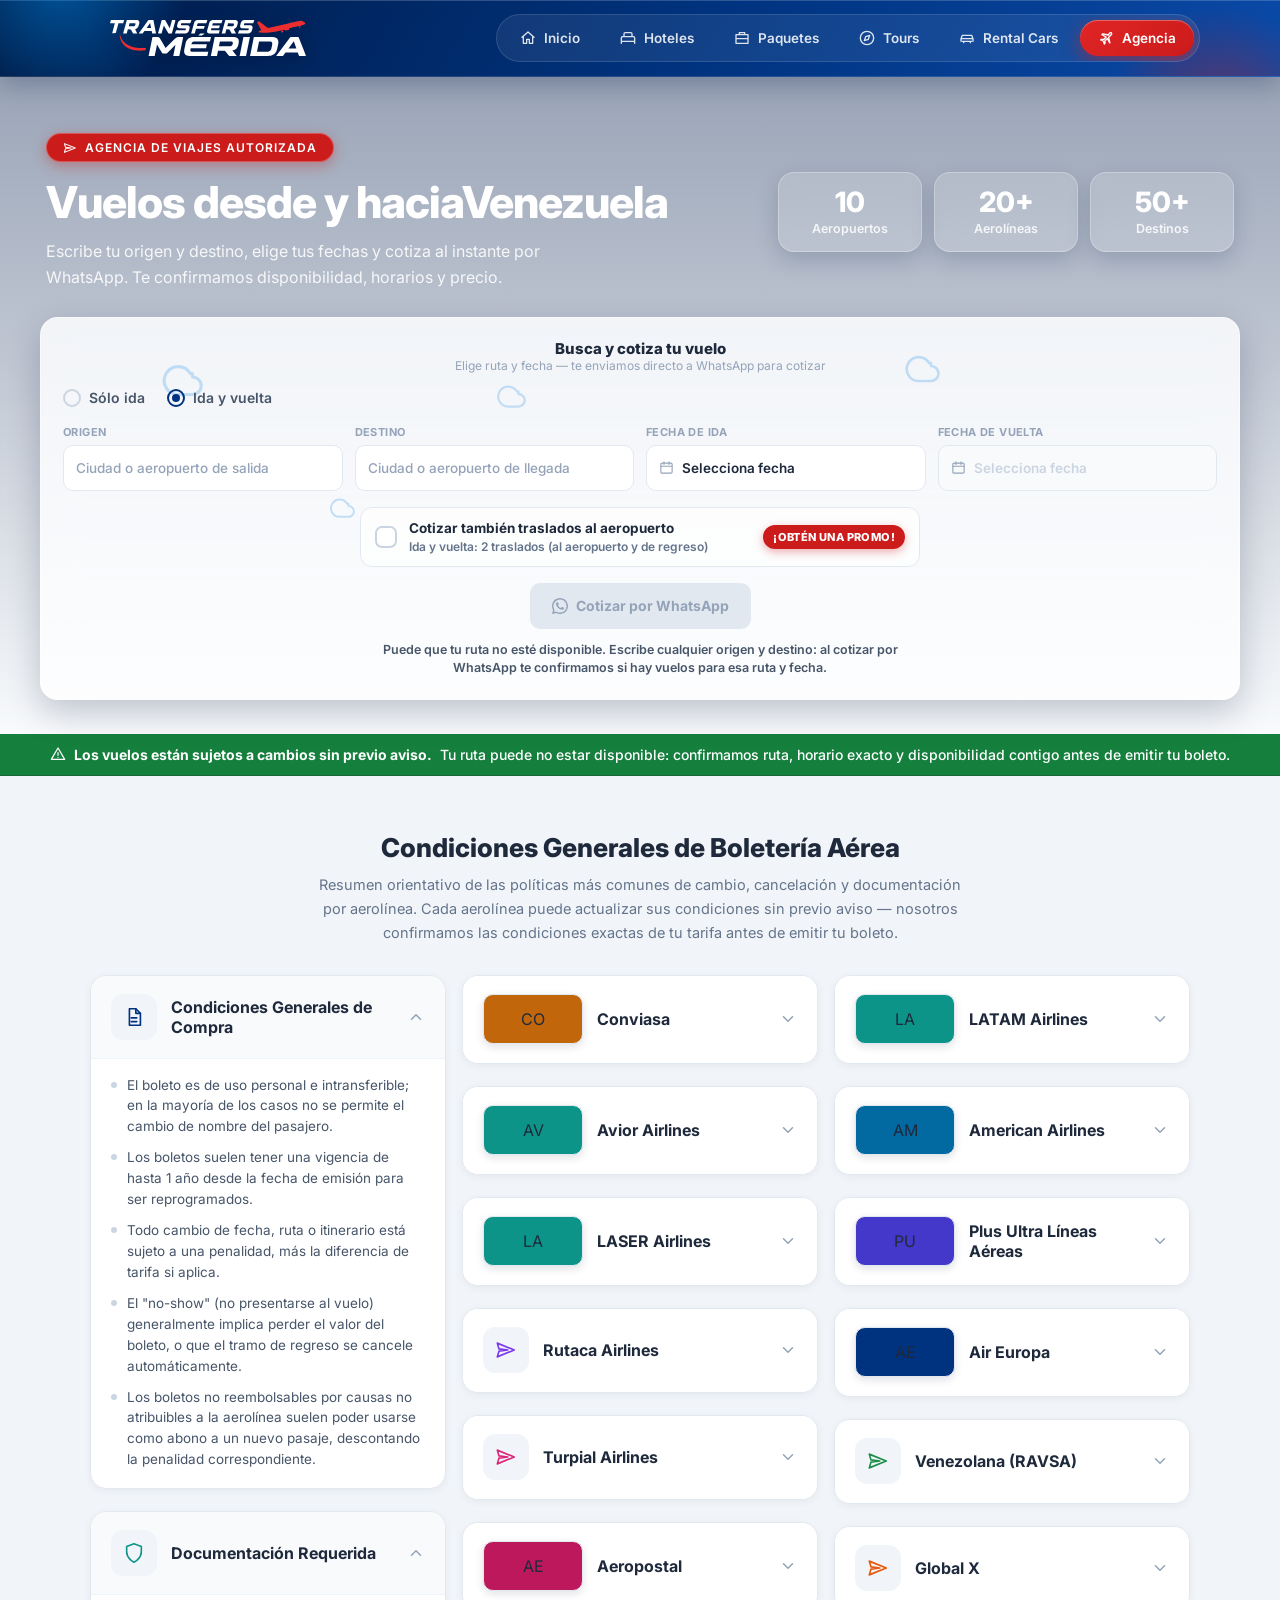
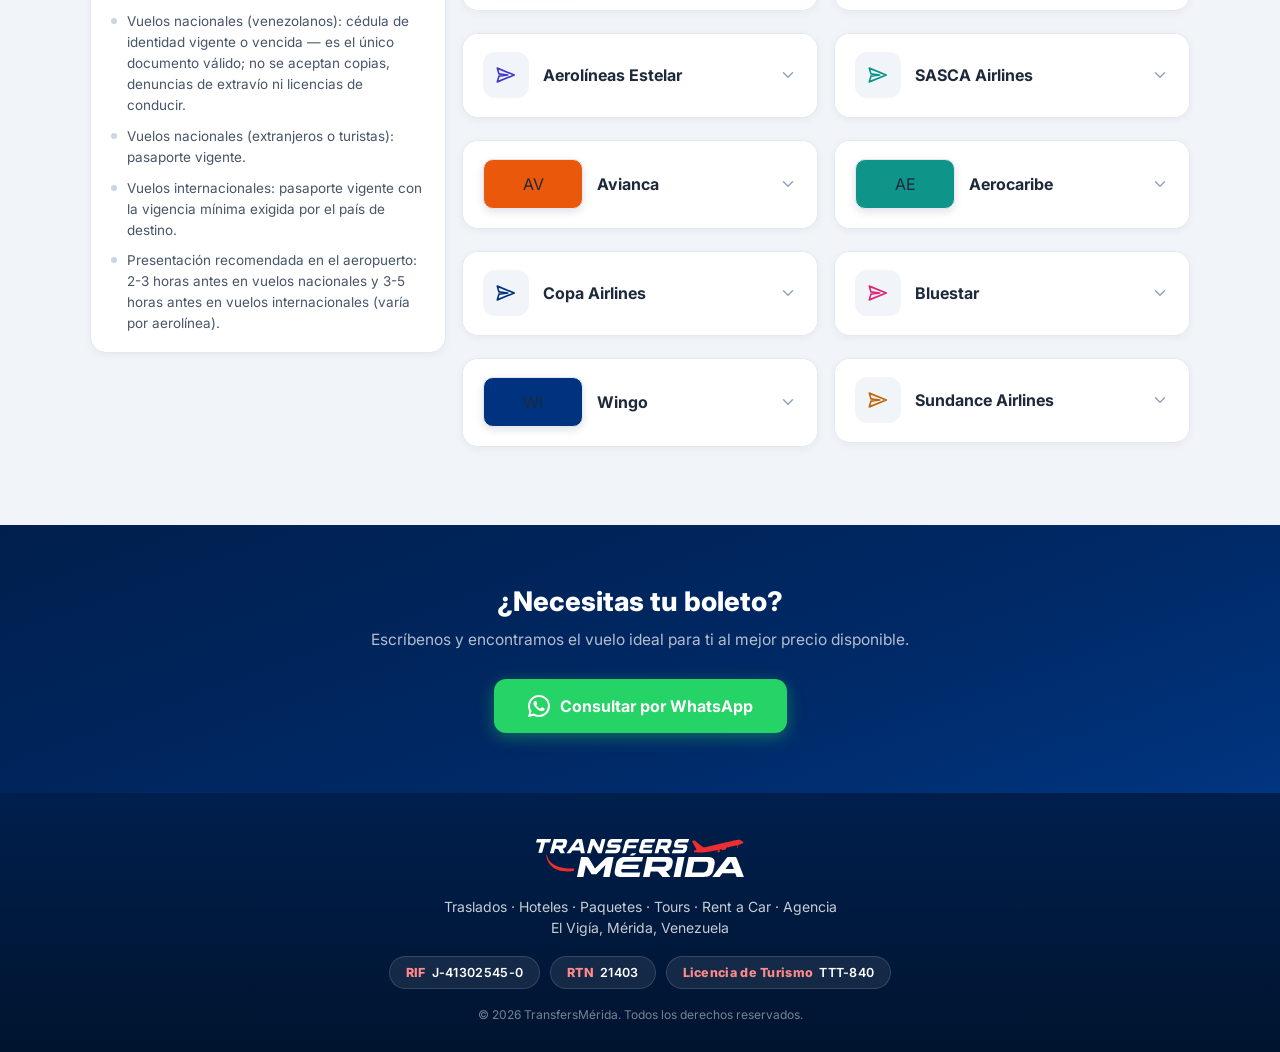
<file: agencia/index.html>
<!DOCTYPE html>
<html lang="es">
<head>
<meta charset="UTF-8"><meta name="robots" content="noindex, nofollow">
<meta name="viewport" content="width=device-width, initial-scale=1.0">
<title>Agencia de Viajes · TransfersMérida</title>
<link href="https://fonts.googleapis.com/css2?family=Inter:wght@400;500;600;700;800&display=swap" rel="stylesheet">
<style>
  :root {
    --blue:      #00337F;
    --blue-dark: #001F4D;
    --blue-mid:  #002966;
    --red:       #CC1B1B;
    --gold:      #F5A623;
    --white:     #FFFFFF;
    --gray-50:   #F8FAFC;
    --gray-100:  #F1F5F9;
    --gray-200:  #E2E8F0;
    --gray-300:  #CBD5E1;
    --gray-400:  #94A3B8;
    --gray-500:  #64748B;
    --gray-600:  #475569;
    --gray-700:  #334155;
    --gray-800:  #1E293B;
    --green:     #16A34A;
    --radius:    16px;
  }
  *, *::before, *::after { box-sizing: border-box; margin: 0; padding: 0; }
  html { scroll-behavior: smooth; overflow-x: hidden; }
  body { font-family: 'Inter', sans-serif; color: var(--gray-800); background: var(--gray-50); font-size: 16px; overflow-x: hidden; width: 100%; }
  /* full-bleed: fuerza a una sección a ocupar el 100% del viewport real,
     sin importar si algún ancestro tuviera padding/margen — así se garantiza
     que toque ambos bordes de lado a lado, no solo que "no tenga max-width". */
  .full-bleed { width: 100vw; margin-left: calc(50% - 50vw); margin-right: calc(50% - 50vw); }

  /* ── RESET NATIVE CONTROLS ── */
  button, input, select { font-family: inherit; font-size: inherit; color: inherit; }
  button {
    -webkit-appearance: none; appearance: none;
    background: none; border: none; cursor: pointer;
  }
  select { -webkit-appearance: none; appearance: none; cursor: pointer; }
  svg { display: block; }

  * { scrollbar-width: thin; scrollbar-color: var(--gray-300) transparent; }
  *::-webkit-scrollbar { height: 6px; width: 6px; }
  *::-webkit-scrollbar-track { background: transparent; }
  *::-webkit-scrollbar-thumb { background: var(--gray-300); border-radius: 10px; }
  *::-webkit-scrollbar-thumb:hover { background: var(--gray-400); }

  /* ── NAV ── */
  nav {
    background: var(--blue-dark);
    padding: 0 24px;
    height: 68px;
    display: flex;
    align-items: center;
    justify-content: space-between;
    position: sticky; top: 0; z-index: 200;
    box-shadow: 0 2px 12px rgba(0,0,0,.4);
  }
  .nav-logo { display: flex; align-items: center; gap: 12px; text-decoration: none; }
  .nav-logo-icon {
    width: 42px; height: 42px; border-radius: 10px;
    background: var(--blue); border: 1.5px solid rgba(255,255,255,.2);
    display: grid; place-items: center; color: var(--white);
  }
  .nav-logo-icon svg { width: 22px; height: 22px; }
  .nav-logo-text { color: var(--white); font-size: 18px; font-weight: 700; letter-spacing: -.3px; }
  /* peso reforzado a propósito: el rojo sobre fondo oscuro se percibe más
     delgado que el blanco/dorado a igual font-weight (ilusión óptica de
     contraste luminoso), así que se compensa con más grosor */
  .nav-logo-text span { color: var(--red); font-weight: 800; }
  .nav-badge {
    background: rgba(245,166,35,.15); border: 1px solid rgba(245,166,35,.4);
    color: var(--gold); font-size: 12px; font-weight: 600;
    padding: 5px 12px; border-radius: 20px; letter-spacing: .3px;
  }

  /* ── HERO (fusionado con el buscador: comparten el mismo módulo/fondo) ── */
  .hero-text-block {
    max-width: 1200px; margin: 0 auto 26px; position: relative; z-index: 1;
    display: grid; grid-template-columns: minmax(0, 1.5fr) minmax(0, 1fr); align-items: center; gap: 28px 48px;
    text-align: left; padding: 0 6px;
  }
  .hero-eyebrow {
    display: inline-flex; align-items: center; gap: 8px;
    background: var(--red); border: 1px solid rgba(255,255,255,.25);
    color: var(--white); font-size: 12px; font-weight: 600; letter-spacing: 1px; text-transform: uppercase;
    padding: 6px 16px; border-radius: 20px; margin-bottom: 16px;
    box-shadow: 0 4px 14px rgba(204,27,27,.35);
  }
  .hero-eyebrow svg { width: 14px; height: 14px; color: var(--white); }
  .hero-text-block h1 {
    color: var(--white); font-size: clamp(28px, 3.8vw, 44px); font-weight: 800;
    line-height: 1.12; letter-spacing: -1px; margin: 0 0 12px;
  }
  .hero-text-block h1 br { display: none; }
  .hero-text-block h1 span { color: var(--white); }
  .hero-text-block p {
    color: rgba(255,255,255,.88); font-size: 16px; max-width: 560px;
    margin: 0; line-height: 1.6;
  }
  .hero-stats { display: grid; grid-template-columns: repeat(3, minmax(0, 1fr)); gap: 12px; position: relative; z-index: 1; }
  .hero-stat { text-align: center; padding: 14px 8px; border-radius: 16px; background: rgba(255,255,255,.14); border: 1px solid rgba(255,255,255,.28); backdrop-filter: blur(10px); -webkit-backdrop-filter: blur(10px); box-shadow: 0 8px 22px rgba(0,25,70,.18); }
  .hero-stat strong { display: block; color: var(--white); font-size: 28px; font-weight: 800; line-height: 1.1; }
  .hero-stat span { color: rgba(255,255,255,.85); font-size: 12.5px; font-weight: 600; }
  @media (max-width: 820px) {
    .hero-text-block { grid-template-columns: minmax(0, 1fr); text-align: center; gap: 20px; }
    .hero-text-block p { margin: 0 auto; }
  }

  /* ── ALERT ── */
  .alert-bar {
    background: #15803D; border-bottom: 1px solid #166534;
    padding: 12px 24px; text-align: center;
    color: var(--white); font-size: 14px; font-weight: 500;
    display: flex; align-items: center; justify-content: center; gap: 8px; flex-wrap: wrap;
  }
  .alert-bar svg { width: 16px; height: 16px; flex-shrink: 0; }
  .alert-bar strong { font-weight: 700; }

  /* ── SEARCH WIDGET (ahora es el módulo principal, fusionado con el hero) ── */
  .search-widget-wrap {
    position: relative;
    /* fondo: cielo azul vívido */
    background:
      linear-gradient(180deg, rgba(0,25,70,.38) 0%, rgba(0,25,70,.22) 45%, var(--gray-50) 100%),
      url('https://i.postimg.cc/B6PQGNtX/sky-213848-1280.jpg')
      center / cover no-repeat;
    padding: 56px 24px 34px;
  }
  .search-widget {
    max-width: 1200px; margin: 0 auto;
    position: relative;
    background: rgba(255,255,255,.82);
    backdrop-filter: blur(18px) saturate(180%);
    -webkit-backdrop-filter: blur(18px) saturate(180%);
    border: 1px solid rgba(255,255,255,.5);
    border-radius: 18px;
    box-shadow: 0 12px 34px rgba(0,20,50,.22);
    padding: 20px 22px 22px;
  }
  @media (prefers-reduced-transparency: reduce) {
    .search-widget { background: var(--white); backdrop-filter: none; }
  }
  /* avión + nubes sobrevolando la tarjeta, de fondo (estilo ilustración de "espera") */
  .sw-plane-bg {
    position: absolute; inset: 0; overflow: hidden; border-radius: 18px;
    pointer-events: none; z-index: 0;
  }
  .sw-jet {
    position: absolute; width: 74px; height: 40px; opacity: 0;
    animation: swJetFly 9s ease-in-out infinite;
  }
  .sw-jet svg { width: 100%; height: 100%; display: block; }
  /* trayectoria con "bamboleo": no es una diagonal recta, sube y baja un poco
     y se inclina (banking) en el camino para que se sienta vivo, no rígido */
  @keyframes swJetFly {
    0%   { left: -16%; top: 62%; opacity: 0;    transform: rotate(-6deg); }
    10%  { opacity: .9; }
    28%  { left: 14%;  top: 48%; transform: rotate(-14deg); }
    46%  { left: 40%;  top: 30%; transform: rotate(-4deg); }
    64%  { left: 66%;  top: 34%; transform: rotate(-16deg); }
    82%  { left: 90%;  top: 12%; opacity: .9;   transform: rotate(-8deg); }
    100% { left: 112%; top: 0%;  opacity: 0;    transform: rotate(-6deg); }
  }
  .sw-cloud {
    position: absolute; color: #9FCBF0; opacity: .6;
    animation: swCloudFloat 4.5s ease-in-out infinite;
  }
  .sw-cloud svg { width: 100%; height: 100%; display: block; }
  .sw-cloud-1 { width: 42px; height: 42px; top: 10%; left: 10%; animation-duration: 4.2s; }
  .sw-cloud-2 { width: 30px; height: 30px; top: 16%; left: 38%; animation-duration: 5s;   animation-delay: .6s; }
  .sw-cloud-3 { width: 36px; height: 36px; top: 8%;  left: 72%; animation-duration: 4.6s; animation-delay: .3s; }
  .sw-cloud-4 { width: 26px; height: 26px; top: 46%; left: 24%; animation-duration: 5.4s; animation-delay: 1s; }
  @keyframes swCloudFloat {
    0%, 100% { transform: translate(0, 0); }
    50%      { transform: translate(4px, -14px); }
  }
  @media (prefers-reduced-motion: reduce) {
    /* se reduce el movimiento (más lento y de menor amplitud) en vez de
       eliminarlo por completo, para no dejar la escena totalmente estática */
    .sw-jet { animation-duration: 30s; }
    .sw-cloud { animation-duration: 14s; }
    .sw-cloud-1, .sw-cloud-2, .sw-cloud-3, .sw-cloud-4 { animation-duration: 14s; }
  }
  /* el contenido real de la tarjeta va por encima de la silueta de fondo */
  .sw-header, .sw-triptype, .sw-transfer, .sw-submit-wrap, .sw-note { position: relative; z-index: 1; }
  .sw-fields { position: relative; z-index: 6; } /* los desplegables quedan por encima del botón de cotizar */
  .sw-header { display: flex; align-items: center; justify-content: center; text-align: center; margin-bottom: 16px; }
  .sw-header strong { font-size: 15px; font-weight: 800; color: var(--gray-800); }
  .sw-header span { display: block; font-size: 12px; color: var(--gray-400); }

  .sw-triptype { display: flex; gap: 22px; margin-bottom: 18px; flex-wrap: wrap; }
  .sw-radio { display: flex; align-items: center; gap: 8px; font-size: 14px; font-weight: 600; color: var(--gray-600); cursor: pointer; user-select: none; }
  .sw-radio input { position: absolute; opacity: 0; width: 0; height: 0; }
  .sw-radio-dot { width: 18px; height: 18px; border-radius: 50%; border: 2px solid var(--gray-300); position: relative; flex-shrink: 0; transition: border-color .15s; }
  .sw-radio input:checked + .sw-radio-dot { border-color: var(--blue); }
  .sw-radio input:checked + .sw-radio-dot::after { content: ''; position: absolute; inset: 3px; border-radius: 50%; background: var(--blue); }

  .sw-fields { display: grid; grid-template-columns: repeat(auto-fit, minmax(220px, 1fr)); gap: 12px; align-items: end; }
  .sw-submit-wrap { display: flex; justify-content: center; margin-top: 16px; }
  .sw-field { display: flex; flex-direction: column; gap: 6px; min-width: 0; }
  .sw-field label { font-size: 11px; font-weight: 700; color: var(--gray-400); text-transform: uppercase; letter-spacing: .4px; }
  .sw-date-btn {
    height: 46px; border: 1.5px solid var(--gray-200); border-radius: 10px; padding: 0 34px 0 12px;
    font-size: 13.5px; font-weight: 600; color: var(--gray-800); background: var(--white); text-align: left;
    width: 100%; white-space: nowrap; overflow: hidden; text-overflow: ellipsis;
  }
  .sw-date-btn { display: flex; align-items: center; gap: 8px; cursor: pointer; }
  .csel-native { position: absolute; width: 1px; height: 1px; padding: 0; margin: -1px; overflow: hidden; clip: rect(0,0,0,0); white-space: nowrap; border: 0; }

  /* ── CUSTOM SELECT (reemplaza el <select> nativo del navegador) ── */
  .csel { position: relative; }
  .csel-trigger {
    height: 46px; width: 100%; border: 1.5px solid var(--gray-200); border-radius: 10px;
    padding: 0 12px; background: var(--white); text-align: left;
    display: flex; align-items: center; justify-content: space-between; gap: 8px;
    transition: border-color .15s, background .15s;
  }
  .csel-trigger-text { font-size: 13.5px; font-weight: 600; color: var(--gray-800); white-space: nowrap; overflow: hidden; text-overflow: ellipsis; }
  .csel-trigger-chev { color: var(--gray-400); flex-shrink: 0; display: flex; transition: transform .2s ease; }
  .csel-trigger-chev svg { width: 15px; height: 15px; }
  .csel-trigger:not(:disabled):hover { border-color: var(--blue); }
  .csel-trigger:not(:disabled):active { transform: scale(.99); }
  .csel-trigger:disabled { color: var(--gray-300); cursor: not-allowed; background: var(--gray-50); }
  .csel-trigger:disabled .csel-trigger-text { color: var(--gray-300); }
  .csel.placeholder .csel-trigger-text { color: var(--gray-400); font-weight: 500; }
  .csel.open .csel-trigger { border-color: var(--blue); box-shadow: 0 0 0 3px #DBEAFE; }
  .csel.open .csel-trigger-chev { transform: rotate(180deg); }

  .csel-panel {
    position: absolute; top: calc(100% + 6px); left: 0; right: 0; z-index: 40;
    background: var(--white); border: 1px solid var(--gray-200); border-radius: 12px;
    box-shadow: 0 14px 32px rgba(0,20,50,.16);
    padding: 6px; max-height: 260px; overflow-y: auto;
    display: none; opacity: 0; transform: translateY(-6px) scale(.98);
    transition: opacity .14s ease, transform .14s ease;
  }
  .csel.open .csel-panel { display: block; }
  .csel.open.panel-in .csel-panel { opacity: 1; transform: translateY(0) scale(1); }
  .csel-option {
    padding: 10px 12px; border-radius: 8px; font-size: 13.5px; font-weight: 600; color: var(--gray-700);
    cursor: pointer; display: flex; align-items: center; justify-content: space-between; gap: 8px;
  }
  .csel-option:hover { background: var(--gray-100); }
  .csel-option:active { background: #EFF6FF; }
  .csel-option.selected { background: #EFF6FF; color: var(--blue); }
  .csel-option.selected svg { width: 14px; height: 14px; color: var(--blue); flex-shrink: 0; }
  .csel-option-empty { padding: 12px; font-size: 13px; color: var(--gray-400); text-align: center; }
  @media (prefers-reduced-motion: reduce) {
    .csel-panel { transition: opacity .12s linear; transform: none !important; }
  }
  .sw-date-btn svg { width: 15px; height: 15px; color: var(--gray-400); flex-shrink: 0; }
  .sw-date-btn.has-value { color: var(--blue); border-color: #BFDBFE; background: #F5F9FF; }
  .sw-field select:disabled, .sw-date-btn:disabled { color: var(--gray-300); cursor: not-allowed; background: var(--gray-50); }
  .sw-field select:not(:disabled):hover, .sw-date-btn:not(:disabled):hover { border-color: var(--blue); }
  .sw-field-ret { transition: opacity .2s; }
  .sw-field-ret.hidden { display: none; }

  .combo-input { height: 46px; width: 100%; border: 1.5px solid var(--gray-200); border-radius: 10px; padding: 0 12px; background: var(--white); font: inherit; font-size: 13.5px; font-weight: 600; color: var(--gray-800); outline: none; transition: border-color .15s, box-shadow .15s; }
  .combo-input::placeholder { color: var(--gray-400); font-weight: 500; }
  .combo-input:hover { border-color: var(--blue); }
  .combo-input:focus { border-color: var(--blue); box-shadow: 0 0 0 3px #DBEAFE; }
  .csel-option small { font-size: 10.5px; font-weight: 700; color: var(--red); text-transform: uppercase; letter-spacing: .5px; }
  .sw-transfer { display: flex; align-items: center; gap: 12px; margin: 16px auto 0; max-width: 560px; padding: 12px 14px; border-radius: 12px; background: rgba(255,255,255,.7); border: 1.5px solid var(--gray-200); cursor: pointer; user-select: none; transition: border-color .15s, background .15s, box-shadow .15s; }
  .sw-transfer:hover { border-color: var(--blue); background: #fff; }
  .sw-transfer:has(input:checked) { background: #ECFDF3; border-color: #86D9A6; box-shadow: 0 0 0 3px #D1FADF; }
  .sw-transfer input { position: absolute; opacity: 0; pointer-events: none; }
  .sw-tbox { flex: none; width: 22px; height: 22px; border-radius: 7px; border: 2px solid var(--gray-300); background: #fff; display: grid; place-items: center; transition: background .15s, border-color .15s; }
  .sw-tbox svg { width: 14px; height: 14px; stroke: #fff; fill: none; stroke-width: 3.6; stroke-linecap: round; stroke-linejoin: round; transform: scale(0); transition: transform .2s; }
  .sw-transfer input:checked + .sw-tbox { background: #16A34A; border-color: #16A34A; }
  .sw-transfer input:checked + .sw-tbox svg { transform: scale(1); }
  .sw-transfer input:focus-visible + .sw-tbox { outline: 3px solid #93C5FD; outline-offset: 2px; }
  .sw-ttext { display: flex; flex-direction: column; gap: 2px; flex: 1; min-width: 0; }
  .sw-ttext strong { font-size: 13.5px; color: var(--gray-800); line-height: 1.25; }
  .sw-ttext small { font-size: 12px; color: var(--gray-500); font-weight: 600; }
  .sw-promo-badge { flex: none; background: var(--red); color: #fff; font-size: 11px; font-weight: 800; letter-spacing: .4px; text-transform: uppercase; padding: 5px 10px; border-radius: 99px; box-shadow: 0 3px 10px rgba(204,27,27,.35); }
  @media (max-width: 560px) { .sw-transfer { flex-wrap: wrap; } .sw-promo-badge { order: -1; } }
  .cal-hint { margin-top: 10px; font-size: 12.5px; line-height: 1.5; font-weight: 600; color: var(--blue); }
  .cal-hint:empty { display: none; }
  .sw-note { text-align: center; margin: 12px auto 0; max-width: 560px; font-size: 12.5px; line-height: 1.45; color: var(--gray-600); font-weight: 600; }
  .sw-search-btn {
    height: 46px; padding: 0 22px; border-radius: 10px; background: var(--blue); color: var(--white);
    font-size: 14px; font-weight: 700; display: flex; align-items: center; gap: 8px; white-space: nowrap;
    transition: all .2s; justify-content: center;
  }
  .sw-search-btn svg { width: 16px; height: 16px; }
  .sw-search-btn:disabled { background: var(--gray-200); color: var(--gray-400); cursor: not-allowed; }
  .sw-search-btn:not(:disabled):hover { background: var(--blue-dark); transform: translateY(-1px); }
  .sw-search-btn:not(:disabled):active { transform: translateY(0) scale(.97); transition-duration: .08s; }
  .sw-date-btn:not(:disabled):active { transform: scale(.98); transition: transform .08s; }


  /* ── AIRPORT SELECTOR ── */
  .selector-wrap {
    background: linear-gradient(160deg, var(--blue-dark) 0%, var(--blue-mid) 55%, var(--blue) 100%);
    padding: 26px 24px 22px;
    border-bottom: 1px solid var(--blue-dark);
    position: sticky; top: 68px; z-index: 90;
    box-shadow: 0 4px 14px rgba(0,0,0,.18);
  }
  /* full-bleed: sin max-width, el módulo usa el 100% del ancho del viewport en vez de quedar centrado dentro de un contenedor fijo */
  .selector-inner { max-width: none; margin: 0; }
  .selector-label {
    font-size: 20px; font-weight: 800; color: var(--white);
    letter-spacing: -0.01em; text-align: center; margin-bottom: 6px;
  }
  .selector-sublabel {
    font-size: 13.5px; font-weight: 500; color: rgba(255,255,255,.65);
    text-align: center; margin-bottom: 16px;
  }
  /* custom horizontal scroller for airport tabs — no native scrollbar/arrows.
     the scroll buttons float over the tabs; a blurred, fading strip sits
     underneath them so cards never get a hard, clipped edge. */
  /* rompe el padding horizontal de .selector-wrap para que el blur/los botones
     lleguen exactamente al borde real de la página, no al borde del padding */
  .airport-tabs-wrap { position: relative; margin: 0 -24px; }
  .airport-tabs {
    display: flex; gap: 10px; overflow-x: auto; padding: 4px 48px 4px;
    scroll-behavior: smooth; scrollbar-width: none; -ms-overflow-style: none;
    justify-content: flex-start; /* flex-start por defecto: "center" con overflow real
       reserva espacio invisible e inalcanzable antes del primer tab en varios
       navegadores, dejando el primer aeropuerto imposible de alcanzar al hacer
       scroll. Solo se centra vía JS (.airport-tabs.fits) cuando de verdad caben
       todos los tabs sin necesidad de scroll. */
    cursor: grab; touch-action: pan-x;
  }
  .airport-tabs.fits { justify-content: center; }
  .airport-tabs::-webkit-scrollbar { display: none; height: 0; }
  .airport-tabs.dragging { cursor: grabbing; scroll-behavior: auto; user-select: none; }
  .airport-tabs.dragging .apt-tab { pointer-events: none; }

  .tabs-edge-fade {
    position: absolute; top: 0; bottom: 0; width: 68px; z-index: 3;
    pointer-events: none;
    backdrop-filter: blur(7px); -webkit-backdrop-filter: blur(7px);
    transition: opacity .2s ease;
  }
  .tabs-edge-fade-left {
    left: 0;
    -webkit-mask-image: linear-gradient(to right, black 0%, black 25%, transparent 100%);
    mask-image: linear-gradient(to right, black 0%, black 25%, transparent 100%);
  }
  .tabs-edge-fade-right {
    right: 0;
    -webkit-mask-image: linear-gradient(to left, black 0%, black 25%, transparent 100%);
    mask-image: linear-gradient(to left, black 0%, black 25%, transparent 100%);
  }

  .tabs-scroll-btn {
    position: absolute; top: 50%; transform: translateY(-50%); z-index: 4;
    flex-shrink: 0; width: 34px; height: 34px; border-radius: 50%;
    background: rgba(255,255,255,.16); border: 1.5px solid rgba(255,255,255,.3);
    backdrop-filter: blur(6px);
    color: var(--white);
    display: grid; place-items: center;
    transition: background .15s, transform .15s, opacity .15s;
  }
  .tabs-scroll-prev { left: 8px; }
  .tabs-scroll-next { right: 8px; }
  .tabs-scroll-btn svg { width: 16px; height: 16px; }
  .tabs-scroll-btn:hover { background: rgba(255,255,255,.26); }
  .tabs-scroll-btn:active { transform: translateY(-50%) scale(.88); }
  .tabs-scroll-btn:disabled { opacity: .25; cursor: not-allowed; }
  @media (prefers-reduced-motion: reduce) {
    .tabs-scroll-btn:active { transform: translateY(-50%); }
  }
  /* la barra de progreso ahora es un control real: se puede hacer click para
     saltar a un punto, o arrastrar el thumb; por eso tiene más alto que el
     visual de 4px (hit-area invisible) y cursor pointer. */
  .tabs-track {
    height: 14px; margin: 4px 18px 0; overflow: visible; position: relative;
    cursor: pointer; display: flex; align-items: center;
  }
  .tabs-track::before {
    content: ''; position: absolute; left: 0; right: 0; top: 50%; transform: translateY(-50%);
    height: 4px; border-radius: 4px; background: rgba(255,255,255,.14);
  }
  .tabs-thumb {
    position: absolute; top: 50%; left: 0; height: 8px; border-radius: 4px;
    background: var(--red); transform: translateY(-50%);
    transition: left .15s ease, width .15s ease, height .1s ease;
    cursor: grab;
  }
  .tabs-track:active .tabs-thumb, .tabs-thumb.dragging { height: 10px; cursor: grabbing; transition: none; }
  .apt-tab {
    flex-shrink: 0; width: 104px;
    padding: 13px 8px 11px;
    border-radius: 14px;
    border: 2px solid rgba(255,255,255,.16);
    background: rgba(255,255,255,.08);
    backdrop-filter: blur(8px);
    cursor: pointer;
    text-align: center;
    transition: transform .18s ease, background .18s ease, border-color .18s ease, box-shadow .18s ease;
  }
  .apt-tab:hover { border-color: var(--red); transform: translateY(-2px); }
  .apt-tab:active { transform: translateY(-1px) scale(.97); transition-duration: .1s; }
  .apt-tab .apt-icon-wrap {
    width: 42px; height: 42px; margin: 0 auto 8px;
    border-radius: 12px;
    background: rgba(255,255,255,.14);
    color: rgba(255,255,255,.85);
    display: grid; place-items: center;
    transition: all .18s ease;
  }
  .apt-icon-wrap svg { width: 21px; height: 21px; }
  .apt-tab .apt-code { display: block; font-size: 17px; font-weight: 800; color: var(--white); }
  .apt-tab .apt-city { font-size: 10.5px; color: rgba(255,255,255,.6); font-weight: 600; line-height: 1.3; }
  .apt-tab.active {
    background: var(--apt-color, var(--red));
    border-color: var(--apt-color, var(--red));
    box-shadow: 0 8px 20px -4px rgba(0,0,0,.4);
    transform: translateY(-3px) scale(1.03);
  }
  .apt-tab.active:active { transform: translateY(-2px) scale(1.0); }
  .apt-tab.active .apt-icon-wrap { background: rgba(255,255,255,.22); color: var(--white); }
  .apt-tab.active .apt-code { color: var(--white); }
  .apt-tab.active .apt-city { color: rgba(255,255,255,.85); }

  /* ── ROUTE TYPE TOGGLE ── */
  .route-toggle-wrap { background: var(--white); padding: 18px 24px 22px; display: flex; justify-content: center; }
  .route-toggle { display: inline-flex; background: var(--gray-100); border-radius: 12px; padding: 4px; }
  .rt-btn {
    padding: 10px 26px; border-radius: 9px;
    font-size: 14.5px; font-weight: 700; cursor: pointer;
    transition: all .2s; color: var(--gray-500); background: transparent;
    display: inline-flex; align-items: center; gap: 7px;
  }
  .rt-btn svg { width: 16px; height: 16px; }
  .rt-btn.active { background: var(--white); color: var(--blue); box-shadow: 0 2px 6px rgba(0,0,0,.12); }
  .rt-btn:active { transform: scale(.96); transition-duration: .08s; }

  /* ── CONTENT ── */
  .content { padding: 8px 24px 40px; max-width: 1200px; margin: 0 auto; }
  .airport-section { display: none; }
  .airport-section.active { display: block; }
  .route-type { display: none; }
  .route-type.active { display: block; }

  .airport-hero {
    display: flex; align-items: center; gap: 20px;
    margin-bottom: 28px; padding: 26px 28px;
    border-radius: 20px;
    background: linear-gradient(120deg, var(--apt-color, var(--blue)), var(--apt-color-dark, var(--blue-dark)));
    box-shadow: 0 10px 28px -8px var(--apt-color, var(--blue));
    position: relative; overflow: hidden;
  }
  .airport-hero::after {
    content: ''; position: absolute; right: -30px; top: -30px;
    width: 160px; height: 160px; border-radius: 50%; background: rgba(255,255,255,.08);
  }
  .airport-hero-icon {
    width: 68px; height: 68px; border-radius: 18px;
    background: rgba(255,255,255,.18); color: var(--white);
    display: grid; place-items: center;
    flex-shrink: 0; position: relative; z-index: 1;
  }
  .airport-hero-icon svg { width: 34px; height: 34px; }
  .airport-hero-meta { position: relative; z-index: 1; }
  .airport-hero-meta h2 { font-size: 23px; font-weight: 800; color: var(--white); letter-spacing: -.3px; }
  .airport-hero-meta p { font-size: 13.5px; color: rgba(255,255,255,.75); margin-top: 4px; }
  .airport-hero-badge {
    display: inline-block; margin-top: 8px; background: rgba(255,255,255,.2); color: var(--white);
    font-size: 10.5px; font-weight: 700; letter-spacing: .4px; padding: 3px 10px; border-radius: 20px;
  }
  .airport-hero-count { margin-left: auto; text-align: right; position: relative; z-index: 1; }
  .airport-hero-count strong { display: block; font-size: 26px; font-weight: 800; color: var(--white); }
  .airport-hero-count span { font-size: 11.5px; color: rgba(255,255,255,.7); }

  /* ── DESTINATION GRID (masonry via CSS columns so opening a card never stretches its neighbors) ── */
  .dest-grid { column-count: 3; column-gap: 18px; }
  .cond-grid { column-count: 3; column-gap: 16px; }
  .dest-card {
    border: 1px solid var(--gray-200); border-radius: var(--radius);
    overflow: hidden; background: var(--white);
    box-shadow: 0 2px 8px rgba(0,0,0,.05);
    transition: box-shadow .2s;
    display: inline-block; width: 100%;
    break-inside: avoid; -webkit-column-break-inside: avoid; page-break-inside: avoid;
    margin: 0 0 18px;
  }
  .dest-card:hover { box-shadow: 0 8px 22px rgba(0,0,0,.09); }

  /* fotos representativas del destino: franja superior con degradado para legibilidad */
  .dest-photo {
    /* más alta y con el foco desplazado hacia el tercio superior: la mayoría de fotos
       aéreas/skyline tienen el elemento reconocible arriba, no en el centro exacto */
    height: 132px; background-size: cover; background-position: center 32%;
    position: relative; overflow: hidden;
  }
  .dest-photo::after {
    content: ''; position: absolute; inset: 0;
    background: linear-gradient(180deg, rgba(0,20,50,0) 35%, rgba(0,20,50,.45) 100%);
  }
  .dest-photo-credit {
    position: absolute; right: 8px; bottom: 5px; z-index: 1;
    font-size: 9px; font-weight: 600; color: rgba(255,255,255,.9);
    text-shadow: 0 1px 3px rgba(0,0,0,.6); letter-spacing: .2px;
  }

  .dest-header {
    display: flex; align-items: center; gap: 14px;
    padding: 18px 20px; cursor: pointer;
    background: var(--white); border-bottom: 1px solid transparent;
    user-select: none;
  }
  .dest-card.open .dest-header { border-bottom-color: var(--gray-100); background: var(--gray-50); }
  .dest-header:active { background: var(--gray-100); }
  .dest-flag-wrap {
    width: 46px; height: 46px; border-radius: 12px; flex-shrink: 0;
    background: var(--gray-100);
    display: grid; place-items: center;
  }
  .dest-flag-wrap svg { width: 22px; height: 22px; }
  /* logo real de aerolínea: caja más ANCHA que alta (los logos son wordmarks
     horizontales) para que se vean grandes y legibles, no diminutos dentro
     de un cuadro cuadrado. Fondo blanco + borde + sombra para que resalte. */
  .dest-flag-wrap.has-logo {
    width: 100px; height: 50px; border-radius: 10px;
    background: var(--white); border: 1px solid var(--gray-200); padding: 8px;
    box-shadow: 0 3px 9px rgba(0,20,50,.12);
  }
  .dest-flag-wrap.has-logo img { width: 100%; height: 100%; object-fit: contain; display: block; }
  .dest-title-block { flex: 1; min-width: 0; }
  .dest-name { font-size: 16px; font-weight: 700; color: var(--gray-800); display: flex; align-items: center; gap: 8px; flex-wrap: wrap; }
  .dest-code {
    display: inline-block; background: var(--gray-100); color: var(--gray-500);
    font-size: 11px; font-weight: 700; letter-spacing: .5px; padding: 2px 8px; border-radius: 5px;
  }
  .dest-country { font-size: 12.5px; color: var(--gray-400); margin-top: 3px; }
  .dest-airline-count {
    font-size: 11.5px; font-weight: 600; color: var(--blue);
    background: #EFF4FF; padding: 3px 9px; border-radius: 20px; flex-shrink: 0; white-space: nowrap;
  }
  .dest-toggle { color: var(--gray-400); transition: transform .3s ease; flex-shrink: 0; }
  .dest-toggle svg { width: 18px; height: 18px; }
  .dest-card.open .dest-toggle { transform: rotate(180deg); }

  /* animated expand/collapse — no more grid-stretch ghost space */
  .dest-body { max-height: 0; overflow: hidden; transition: max-height .4s cubic-bezier(.4,0,.2,1); }
  .dest-card.open .dest-body { max-height: 1200px; }

  /* ── FLIGHT ROW ── */
  .flight-row { padding: 16px 20px; border-top: 1px solid var(--gray-100); display: flex; flex-direction: column; gap: 12px; }
  .flight-row:first-child { border-top: none; }
  .flight-top { display: flex; align-items: center; gap: 14px; }
  .airline-logo {
    width: 52px; height: 52px; border-radius: 12px;
    display: grid; place-items: center;
    font-size: 16px; font-weight: 800; letter-spacing: .3px; color: var(--white); flex-shrink: 0;
  }
  /* logo real (imagen): la caja es más ANCHA que alta (no cuadrada) porque los
     SVG de aerolíneas son wordmarks horizontales — dentro de un cuadro cuadrado
     salían diminutos. Fondo blanco, borde y sombra suave para que resalte. */
  .airline-logo.airline-logo-img {
    width: 96px; height: 52px; border-radius: 10px;
    background: var(--white); border: 1px solid var(--gray-200); padding: 8px;
    box-shadow: 0 3px 9px rgba(0,20,50,.12);
  }
  .airline-logo-img img { width: 100%; height: 100%; object-fit: contain; display: block; }
  .airline-info { flex: 1; min-width: 0; }
  .airline-name { font-size: 14.5px; font-weight: 700; color: var(--gray-800); }
  .route-code { font-size: 11.5px; font-weight: 600; color: var(--gray-400); font-family: monospace; letter-spacing: .4px; }

  .flight-days-block { display: flex; gap: 18px; flex-wrap: wrap; }
  .fd-group { display: flex; flex-direction: column; gap: 6px; }
  .fd-label { font-size: 10.5px; font-weight: 700; color: var(--gray-400); text-transform: uppercase; letter-spacing: .5px; }
  .day-set { display: flex; gap: 4px; }
  .dp {
    width: 25px; height: 25px; border-radius: 7px;
    font-size: 10px; font-weight: 700;
    display: grid; place-items: center;
    color: var(--gray-300); background: var(--gray-100);
  }
  .dp.on-out { background: var(--blue); color: var(--white); }
  .dp.on-ret { background: var(--gold); color: var(--white); }
  .days-none { font-size: 12px; color: var(--gray-400); }

  .btn-cotizar {
    display: inline-flex; align-items: center; justify-content: center; gap: 7px;
    background: #25D366; color: var(--white);
    font-size: 13.5px; font-weight: 700;
    padding: 10px 16px; border-radius: 9px;
    transition: all .2s; box-shadow: 0 2px 6px rgba(37,211,102,.3);
    width: 100%;
  }
  .btn-cotizar:hover { background: #20b859; transform: translateY(-1px); box-shadow: 0 4px 10px rgba(37,211,102,.4); }
  .btn-cotizar:active { transform: translateY(0) scale(.97); transition-duration: .08s; }
  .btn-cotizar svg { width: 16px; height: 16px; flex-shrink: 0; }

  /* ── EMPTY STATE ── */
  .no-routes { text-align: center; padding: 56px 24px; color: var(--gray-400); }
  .no-routes svg { width: 46px; height: 46px; margin: 0 auto 14px; }
  .no-routes h3 { font-size: 18px; font-weight: 600; color: var(--gray-600); }

  /* ── HOURS NOTE ── */
  .hours-note {
    display: flex; align-items: flex-start; gap: 10px;
    background: #EFF6FF; border: 1px solid #DBEAFE;
    border-radius: 14px; padding: 14px 18px; margin-bottom: 24px;
    font-size: 13.5px; color: var(--blue); line-height: 1.55;
  }
  .hours-note svg { width: 18px; height: 18px; flex-shrink: 0; margin-top: 1px; }

  /* ── MODAL / CALENDAR ── */
  .modal-overlay {
    display: none; position: fixed; inset: 0; background: rgba(0,20,50,.55);
    backdrop-filter: blur(2px);
    z-index: 1000; align-items: center; justify-content: center; padding: 20px;
  }
  .modal-overlay.open { display: flex; }
  .modal-box {
    background: var(--white); border-radius: 20px; width: 100%; max-width: 400px;
    box-shadow: 0 20px 50px rgba(0,0,0,.35); overflow: hidden;
    animation: modalIn .32s cubic-bezier(.2,.9,.3,1.15);
    display: flex; flex-direction: column; max-height: 90vh;
  }
  @keyframes modalIn { from { opacity:0; transform: scale(.92) translateY(10px); } to { opacity:1; transform: scale(1) translateY(0); } }
  @media (prefers-reduced-motion: reduce) {
    .modal-box { animation: modalInReduced .18s ease; }
    @keyframes modalInReduced { from { opacity:0; } to { opacity:1; } }
    .dest-body { transition: max-height .01s linear; }
    .apt-tab, .apt-tab:hover, .apt-tab.active { transform: none !important; }
  }
  .modal-header {
    background: var(--blue-dark); color: var(--white);
    padding: 18px 22px; display: flex; align-items: center; justify-content: space-between; flex-shrink: 0;
  }
  .modal-header h3 { font-size: 15.5px; font-weight: 700; }
  .modal-header p { font-size: 12px; color: rgba(255,255,255,.65); margin-top: 2px; }
  .modal-close { color: rgba(255,255,255,.7); padding: 4px; }
  .modal-close svg { width: 18px; height: 18px; }
  .modal-close:hover { color: var(--white); }

  .modal-scroll { padding: 18px 20px 6px; overflow-y: auto; }

  .qstep {
    display: flex; align-items: center; gap: 8px; margin-bottom: 16px;
    background: #EFF6FF; border: 1px solid #DBEAFE; border-radius: 10px; padding: 10px 14px;
    font-size: 12.5px; color: var(--blue); font-weight: 600;
  }
  .qstep-check { width: 18px; height: 18px; border-radius: 50%; background: var(--blue); color: var(--white); display: grid; place-items: center; flex-shrink: 0; }
  .qstep-check svg { width: 10px; height: 10px; }
  .qstep-edit { margin-left: auto; color: var(--blue); font-size: 11.5px; font-weight: 700; text-decoration: underline; flex-shrink: 0; }

  .cal-section-title {
    display: flex; align-items: center; gap: 8px;
    font-size: 13.5px; font-weight: 700; color: var(--gray-700); margin-bottom: 12px;
  }
  .cal-section-title svg { width: 16px; height: 16px; color: var(--blue); flex-shrink: 0; }

  /* solo-ida toggle: chip grande, muy legible */
  .skip-check {
    display: flex; align-items: center; gap: 10px;
    font-size: 14px; font-weight: 700; color: var(--gray-600);
    margin-bottom: 14px; cursor: pointer; user-select: none;
    padding: 12px 14px; border-radius: 12px; border: 1.5px solid var(--gray-200); background: var(--gray-50);
    transition: all .15s;
  }
  .skip-check:hover { border-color: var(--blue); }
  .skip-check.checked { border-color: var(--blue); background: #EFF6FF; color: var(--blue); }
  .skip-check input { position: absolute; opacity: 0; width: 0; height: 0; }
  .skip-box {
    width: 22px; height: 22px; border-radius: 6px; border: 2px solid var(--gray-300);
    flex-shrink: 0; display: grid; place-items: center; transition: all .15s; color: var(--white); background: var(--white);
  }
  .skip-box svg { width: 13px; height: 13px; opacity: 0; transition: opacity .15s; }
  .skip-check input:checked + .skip-box { background: var(--blue); border-color: var(--blue); }
  .skip-check input:checked + .skip-box svg { opacity: 1; }

  .mini-cal { transition: opacity .2s; }
  .cal-nav { display: flex; align-items: center; justify-content: space-between; margin-bottom: 12px; }
  .cal-nav button {
    width: 30px; height: 30px; border-radius: 8px; border: 1px solid var(--gray-200);
    background: var(--white); color: var(--gray-600);
    display: flex; align-items: center; justify-content: center;
  }
  .cal-nav button:hover:not(:disabled) { background: var(--gray-100); }
  .cal-nav button svg { width: 15px; height: 15px; }
  .cal-nav button:disabled { opacity: .3; cursor: not-allowed; }
  .cal-nav strong { font-size: 13.5px; font-weight: 700; color: var(--gray-800); text-transform: capitalize; }

  .cal-weekdays { display: grid; grid-template-columns: repeat(7, 1fr); gap: 4px; margin-bottom: 6px; }
  .cal-weekdays span { text-align: center; font-size: 10.5px; font-weight: 700; color: var(--gray-400); }

  .cal-grid { display: grid; grid-template-columns: repeat(7, 1fr); gap: 4px; }
  .cal-day {
    aspect-ratio: 1; border-radius: 8px;
    font-size: 12.5px; font-weight: 600;
    display: grid; place-items: center; color: var(--gray-700);
  }
  .cal-day.empty { visibility: hidden; }
  .cal-day.disabled { color: var(--gray-300); cursor: not-allowed; background: var(--gray-50); }
  .cal-day.enabled { background: #EFF6FF; color: var(--blue); }
  .cal-day.enabled:hover { background: var(--blue); color: var(--white); }
  .cal-day.enabled:active { transform: scale(.88); transition: transform .08s; }
  .cal-day.selected { background: var(--blue) !important; color: var(--white) !important; box-shadow: 0 0 0 3px #DBEAFE; }

  .cal-legend { display: flex; gap: 14px; margin: 14px 0 18px; font-size: 11px; color: var(--gray-500); }
  .cal-legend span { display: flex; align-items: center; gap: 5px; }
  .cal-legend i { width: 10px; height: 10px; border-radius: 3px; display: inline-block; }
  .cal-legend .li-on { background: #EFF6FF; border: 1px solid var(--blue); }
  .cal-legend .li-off { background: var(--gray-100); }

  .modal-footer { padding: 14px 20px 20px; flex-shrink: 0; border-top: 1px solid var(--gray-100); }
  .btn-wa-quote {
    width: 100%; display: flex; align-items: center; justify-content: center; gap: 8px;
    background: #25D366; color: var(--white); font-weight: 700; font-size: 14.5px;
    padding: 14px; border-radius: 12px; transition: all .2s;
  }
  .btn-wa-quote svg { width: 18px; height: 18px; }
  .btn-wa-quote:disabled { background: var(--gray-200); color: var(--gray-400); cursor: not-allowed; }
  .btn-wa-quote:not(:disabled):hover { background: #20b859; transform: translateY(-1px); }
  .btn-wa-quote:not(:disabled):active { transform: translateY(0) scale(.97); transition-duration: .08s; }

  /* ── CONDITIONS SECTION ── */
  .conditions-section { background: var(--gray-100); padding: 56px 24px; }
  .conditions-inner { max-width: 1100px; margin: 0 auto; }
  .conditions-header { text-align: center; margin-bottom: 30px; }
  .conditions-header h2 { font-size: 26px; font-weight: 800; color: var(--gray-800); margin-bottom: 10px; }
  .conditions-header p { font-size: 14.5px; color: var(--gray-500); max-width: 660px; margin: 0 auto; line-height: 1.65; }
  .cond-list { list-style: none; padding: 16px 20px 18px; display: flex; flex-direction: column; gap: 10px; }
  .cond-list li { font-size: 13.5px; color: var(--gray-600); line-height: 1.55; padding-left: 16px; position: relative; }
  .cond-list li::before { content: ''; position: absolute; left: 0; top: 7px; width: 6px; height: 6px; border-radius: 50%; background: var(--gray-300); }
  .cond-source { padding: 0 20px 18px; font-size: 11.5px; color: var(--gray-400); font-style: italic; }

  /* ── CTA FOOTER ── */
  .cta-section {
    background: linear-gradient(160deg, var(--blue-dark) 0%, var(--blue-mid) 60%, #003580 100%);
    padding: 60px 24px; text-align: center;
  }
  .cta-section h2 { color: var(--white); font-size: 27px; font-weight: 800; margin-bottom: 12px; }
  .cta-section p { color: rgba(255,255,255,.7); font-size: 15.5px; margin-bottom: 30px; }
  .btn-wsp-main {
    display: inline-flex; align-items: center; gap: 10px;
    background: #25D366; color: var(--white);
    font-size: 16px; font-weight: 700;
    padding: 16px 34px; border-radius: 12px;
    text-decoration: none;
    box-shadow: 0 4px 16px rgba(37,211,102,.4);
    transition: all .2s;
  }
  .btn-wsp-main:hover { background: #20b859; transform: translateY(-2px); box-shadow: 0 8px 24px rgba(37,211,102,.45); }
  .btn-wsp-main:active { transform: translateY(0) scale(.97); transition-duration: .08s; }
  .btn-wsp-main svg { width: 22px; height: 22px; }

  footer { background: var(--blue-dark); color: rgba(255,255,255,.5); padding: 22px 24px; text-align: center; font-size: 12.5px; }
  footer strong { color: rgba(255,255,255,.85); }

  @media (max-width: 960px) {
    .dest-grid, .cond-grid { column-count: 2; }
  }
  @media (max-width: 640px) {
    .hero-text-block h1 { font-size: 27px; }
    .hero-stats { gap: 8px; }
    .apt-tab { width: 88px; }
    .airport-hero { flex-wrap: wrap; }
    .airport-hero-count { margin-left: 0; text-align: left; }
    .dest-grid, .cond-grid { column-count: 1; }
  }
</style>
<link rel="stylesheet" href="../assets/header.css"><link rel="stylesheet" href="../assets/footer.css"></head>
<body data-header="agencia">

<!-- ── HERO + BUSCADOR (unificados: el buscador es ahora el módulo principal) ── -->
<div class="search-widget-wrap">
  <div class="hero-text-block">
    <div class="hero-left">
    <div class="hero-eyebrow" id="heroEyebrow">Agencia de Viajes Autorizada</div>
    <h1>Vuelos desde y hacia<br><span>Venezuela</span></h1>
    <p>Escribe tu origen y destino, elige tus fechas y cotiza al instante por WhatsApp. Te confirmamos disponibilidad, horarios y precio.</p>
    </div>
    <div class="hero-stats">
      <div class="hero-stat"><strong>10</strong><span>Aeropuertos</span></div>
      <div class="hero-stat"><strong>20+</strong><span>Aerolíneas</span></div>
      <div class="hero-stat"><strong>50+</strong><span>Destinos</span></div>
    </div>
  </div>

  <div class="search-widget">
    <div class="sw-plane-bg" aria-hidden="true">
      <span class="sw-cloud sw-cloud-1" id="swCloud1"></span>
      <span class="sw-cloud sw-cloud-2" id="swCloud2"></span>
      <span class="sw-cloud sw-cloud-3" id="swCloud3"></span>
      <span class="sw-cloud sw-cloud-4" id="swCloud4"></span>
      <div class="sw-jet" id="swJet"></div>
    </div>
    <div class="sw-header">
      <div>
        <strong>Busca y cotiza tu vuelo</strong>
        <span>Elige ruta y fecha — te enviamos directo a WhatsApp para cotizar</span>
      </div>
    </div>

    <div class="sw-triptype">
      <label class="sw-radio">
        <input type="radio" name="swTripType" value="oneway" onchange="onTripTypeChange()">
        <span class="sw-radio-dot"></span> Sólo ida
      </label>
      <label class="sw-radio">
        <input type="radio" name="swTripType" value="roundtrip" checked onchange="onTripTypeChange()">
        <span class="sw-radio-dot"></span> Ida y vuelta
      </label>
    </div>

    <div class="sw-fields">
      <div class="sw-field">
        <label for="swOrigin">Origen</label>
        <div class="csel combo" id="csel-swOrigin">
          <input type="text" id="swOrigin" class="combo-input" placeholder="Ciudad o aeropuerto de salida" autocomplete="off" oninput="onComboInput('swOrigin')" onfocus="openCombo('swOrigin')">
          <div class="csel-panel" id="swOriginPanel"></div>
        </div>
      </div>
      <div class="sw-field">
        <label for="swDestino">Destino</label>
        <div class="csel combo" id="csel-swDestino">
          <input type="text" id="swDestino" class="combo-input" placeholder="Ciudad o aeropuerto de llegada" autocomplete="off" oninput="onComboInput('swDestino')" onfocus="openCombo('swDestino')">
          <div class="csel-panel" id="swDestinoPanel"></div>
        </div>
      </div>
      <div class="sw-field">
        <label>Fecha de ida</label>
        <button type="button" class="sw-date-btn" id="swDateOutBtn" onclick="openSwCalendar('out')">
          <span id="swDateOutIcon"></span><span id="swDateOutText">Selecciona fecha</span>
        </button>
      </div>
      <div class="sw-field sw-field-ret" id="swRetWrap">
        <label>Fecha de vuelta</label>
        <button type="button" class="sw-date-btn" id="swDateRetBtn" onclick="openSwCalendar('ret')" disabled>
          <span id="swDateRetIcon"></span><span id="swDateRetText">Selecciona fecha</span>
        </button>
      </div>
    </div>
    <label class="sw-transfer" id="swTransfer">
      <input type="checkbox" id="swTransferChk" onchange="updateTransferText()">
      <span class="sw-tbox"><svg viewBox="0 0 24 24"><path d="m5 12 5 5 9-10"/></svg></span>
      <span class="sw-ttext"><strong>Cotizar también traslados al aeropuerto</strong><small id="swTransferSub"></small></span>
      <span class="sw-promo-badge">¡Obtén una promo!</span>
    </label>
    <div class="sw-submit-wrap">
      <button type="button" class="sw-search-btn" id="swSearchBtn" onclick="swSearch()" disabled>
        <span id="swSearchIcon"></span> Cotizar por WhatsApp
      </button>
    </div>
    <p class="sw-note">Puede que tu ruta no esté disponible. Escribe cualquier origen y destino: al cotizar por WhatsApp te confirmamos si hay vuelos para esa ruta y fecha.</p>
  </div>
</div>

<div class="alert-bar" id="alertBar">
  <strong>Los vuelos están sujetos a cambios sin previo aviso.</strong> Tu ruta puede no estar disponible: confirmamos ruta, horario exacto y disponibilidad contigo antes de emitir tu boleto.
</div>

<section class="conditions-section">
  <div class="conditions-inner">
    <div class="conditions-header">
      <h2>Condiciones Generales de Boletería Aérea</h2>
      <p>Resumen orientativo de las políticas más comunes de cambio, cancelación y documentación por aerolínea. Cada aerolínea puede actualizar sus condiciones sin previo aviso — nosotros confirmamos las condiciones exactas de tu tarifa antes de emitir tu boleto.</p>
    </div>
    <div class="cond-grid" id="condGrid"></div>
  </div>
</section>

<section class="cta-section">
  <h2>¿Necesitas tu boleto?</h2>
  <p>Escríbenos y encontramos el vuelo ideal para ti al mejor precio disponible.</p>
  <a class="btn-wsp-main" id="ctaBtn"
     href="https://wa.me/584125805433?text=Hola%2C%20quisiera%20consultar%20sobre%20la%20disponibilidad%20y%20precios%20de%20boletos%20a%C3%A9reos.%20%C2%BFPueden%20ayudarme%3F"
     target="_blank">
    <svg viewBox="0 0 24 24" fill="currentColor"><path d="M17.472 14.382c-.297-.149-1.758-.867-2.03-.967-.273-.099-.471-.148-.67.15-.197.297-.767.966-.94 1.164-.173.199-.347.223-.644.075-.297-.15-1.255-.463-2.39-1.475-.883-.788-1.48-1.761-1.653-2.059-.173-.297-.018-.458.13-.606.134-.133.298-.347.446-.52.149-.174.198-.298.298-.497.099-.198.05-.371-.025-.52-.075-.149-.669-1.612-.916-2.207-.242-.579-.487-.5-.669-.51-.173-.008-.371-.01-.57-.01-.198 0-.52.074-.792.372-.272.297-1.04 1.016-1.04 2.479 0 1.462 1.065 2.875 1.213 3.074.149.198 2.096 3.2 5.077 4.487.709.306 1.262.489 1.694.625.712.227 1.36.195 1.871.118.571-.085 1.758-.719 2.006-1.413.248-.694.248-1.289.173-1.413-.074-.124-.272-.198-.57-.347z"/><path d="M12 0C5.373 0 0 5.373 0 12c0 2.123.554 4.11 1.524 5.836L0 24l6.306-1.495A11.953 11.953 0 0012 24c6.627 0 12-5.373 12-12S18.627 0 12 0zm0 21.818a9.818 9.818 0 01-5.012-1.375l-.36-.213-3.742.886.934-3.641-.234-.374A9.818 9.818 0 1121.818 12 9.83 9.83 0 0112 21.818z"/></svg>
    Consultar por WhatsApp
  </a>
</section>



<!-- ── SHARED CALENDAR MODAL (modo 'quote' por vuelo, y modo 'widget' para el buscador) ── -->
<div class="modal-overlay" id="modalOverlay">
  <div class="modal-box">
    <div class="modal-header">
      <div>
        <h3 id="modalTitle">Elige tu fecha</h3>
        <p id="modalSubtitle">Ruta · Aerolínea</p>
      </div>
      <button class="modal-close" onclick="closeModal()" id="modalCloseBtn"></button>
    </div>
    <div class="modal-scroll">
      <div class="qstep" id="qstepOutDone" style="display:none">
        <span class="qstep-check" id="qstepCheckIcon"></span>
        <span>Salida: <strong id="outDoneLabel"></strong></span>
        <button type="button" class="qstep-edit" onclick="goToOutStep()">cambiar</button>
      </div>
      <div class="cal-section-title">
        <span id="calTitleIcon"></span>
        <span id="calStepLabel">Fecha de salida</span>
      </div>
      <label class="skip-check" id="skipRetWrap" style="display:none">
        <input type="checkbox" id="skipRetCheck" onchange="onSkipToggle()">
        <span class="skip-box" id="skipBoxIcon"></span>
        Solo ida, sin fecha de regreso
      </label>
      <div class="mini-cal" id="calBox"></div>
      <div class="cal-legend" id="calLegend">
        <span><i class="li-on"></i> Días con vuelo</span>
        <span><i class="li-off"></i> Sin vuelo</span>
      </div>
      <div class="cal-hint" id="calHint"></div>
    </div>
    <div class="modal-footer">
      <button class="btn-wa-quote" id="btnFinishQuote" disabled onclick="handleModalFinish()">
        <span id="waIconBtn"></span> <span id="btnFinishLabel">Cotizar por WhatsApp</span>
      </button>
    </div>
  </div>
</div>

<script src="../data/catalogo.js"></script>
<script>
const WA = '584125805433';

// ── ICONS (self-hosted, no OS emoji dependency) ──
const ICONS = {
  plane: `<svg viewBox="0 0 24 24" fill="none" stroke="currentColor" stroke-width="1.8" stroke-linecap="round" stroke-linejoin="round"><path d="M2.5 19.5 21 12 2.5 4.5l1.8 6.2L14 12l-9.7 1.3z"/></svg>`,
  // silueta real de avión (vista superior: fuselaje ancho + alas en flecha + estabilizadores), no un avión de papel
  // avión de contorno (estilo de la referencia del cliente): trazo azul + cola en celeste
  jet: `<svg viewBox="0 0 130 70"><path d="M30,22 L19,30 L24,38 L41,37 Q35,29 30,22 Z" fill="#29B6E8" stroke="none"/><path d="M98,36 L72,28 L57,17 L44,37 L30,22 L19,30 L24,38 Q58,43 98,36 Z" fill="none" stroke="#00337F" stroke-width="4.5" stroke-linejoin="round" stroke-linecap="round"/></svg>`,
  cloud: `<svg viewBox="0 0 24 24" fill="none" stroke="currentColor" stroke-width="1.8" stroke-linecap="round" stroke-linejoin="round"><path d="M18 10h-1.26A8 8 0 1 0 9 22h9a5 5 0 0 0 0-10z"/></svg>`,
  palm: `<svg viewBox="0 0 24 24" fill="none" stroke="currentColor" stroke-width="1.8" stroke-linecap="round" stroke-linejoin="round"><path d="M12 22V11"/><path d="M12 11c0-4-3-6-7-6 1 4 3 6 7 6Z"/><path d="M12 11c0-5 3-7 8-7-1 4-4 7-8 7Z"/><path d="M12 11c-2-2-5-2-6 0"/><path d="M12 11c2-2 5-2 6 0"/></svg>`,
  anchor: `<svg viewBox="0 0 24 24" fill="none" stroke="currentColor" stroke-width="1.8" stroke-linecap="round" stroke-linejoin="round"><circle cx="12" cy="5" r="2.2"/><path d="M12 7.2V21"/><path d="M5 13a7 7 0 0 0 14 0"/><path d="M2.5 13h5M16.5 13h5"/></svg>`,
  leaf: `<svg viewBox="0 0 24 24" fill="none" stroke="currentColor" stroke-width="1.8" stroke-linecap="round" stroke-linejoin="round"><path d="M20 4c-9 0-15 6-15 14 9 0 15-6 15-14Z"/><path d="M5 18 20 4"/></svg>`,
  mountain: `<svg viewBox="0 0 24 24" fill="none" stroke="currentColor" stroke-width="1.8" stroke-linecap="round" stroke-linejoin="round"><path d="m3 19 6-11 4 6 2-3 6 8Z"/></svg>`,
  mountainSnow: `<svg viewBox="0 0 24 24" fill="none" stroke="currentColor" stroke-width="1.8" stroke-linecap="round" stroke-linejoin="round"><path d="m3 19 6-11 4 6 2-3 6 8Z"/><path d="m9 8-1.5 3h3z"/></svg>`,
  waves: `<svg viewBox="0 0 24 24" fill="none" stroke="currentColor" stroke-width="1.8" stroke-linecap="round" stroke-linejoin="round"><path d="M2 8c2-2 4-2 6 0s4 2 6 0 4-2 6 0"/><path d="M2 14c2-2 4-2 6 0s4 2 6 0 4-2 6 0"/><path d="M2 20c2-2 4-2 6 0s4 2 6 0 4-2 6 0"/></svg>`,
  gem: `<svg viewBox="0 0 24 24" fill="none" stroke="currentColor" stroke-width="1.8" stroke-linecap="round" stroke-linejoin="round"><path d="M6 3h12l4 6-10 12L2 9Z"/><path d="M2 9h20M9 3l3 6-3 12M15 3l-3 6 3 12"/></svg>`,
  city: `<svg viewBox="0 0 24 24" fill="none" stroke="currentColor" stroke-width="1.8" stroke-linecap="round" stroke-linejoin="round"><path d="M4 21V9l5-4v16"/><path d="M14 21V4l6 3v14"/><path d="M4 21h16"/><path d="M8 9h.01M8 13h.01M8 17h.01M17 9h.01M17 13h.01M17 17h.01"/></svg>`,
  warning: `<svg viewBox="0 0 24 24" fill="none" stroke="currentColor" stroke-width="1.8" stroke-linecap="round" stroke-linejoin="round"><path d="M12 3 2 20h20Z"/><path d="M12 10v4"/><path d="M12 17h.01"/></svg>`,
  clock: `<svg viewBox="0 0 24 24" fill="none" stroke="currentColor" stroke-width="1.8" stroke-linecap="round" stroke-linejoin="round"><circle cx="12" cy="12" r="9"/><path d="M12 7v5l3 3"/></svg>`,
  globe: `<svg viewBox="0 0 24 24" fill="none" stroke="currentColor" stroke-width="1.8" stroke-linecap="round" stroke-linejoin="round"><circle cx="12" cy="12" r="9"/><path d="M3 12h18M12 3c2.5 2.7 4 6 4 9s-1.5 6.3-4 9c-2.5-2.7-4-6-4-9s1.5-6.3 4-9Z"/></svg>`,
  pin: `<svg viewBox="0 0 24 24" fill="none" stroke="currentColor" stroke-width="1.8" stroke-linecap="round" stroke-linejoin="round"><path d="M12 21s7-6.5 7-12a7 7 0 1 0-14 0c0 5.5 7 12 7 12Z"/><circle cx="12" cy="9" r="2.3"/></svg>`,
  check: `<svg viewBox="0 0 24 24" fill="none" stroke="currentColor" stroke-width="2.6" stroke-linecap="round" stroke-linejoin="round"><path d="M4 12l5 5L20 6"/></svg>`,
  chevronDown: `<svg viewBox="0 0 24 24" fill="none" stroke="currentColor" stroke-width="2" stroke-linecap="round" stroke-linejoin="round"><path d="m6 9 6 6 6-6"/></svg>`,
  chevronLeft: `<svg viewBox="0 0 24 24" fill="none" stroke="currentColor" stroke-width="2" stroke-linecap="round" stroke-linejoin="round"><path d="m15 18-6-6 6-6"/></svg>`,
  chevronRight: `<svg viewBox="0 0 24 24" fill="none" stroke="currentColor" stroke-width="2" stroke-linecap="round" stroke-linejoin="round"><path d="m9 18 6-6-6-6"/></svg>`,
  close: `<svg viewBox="0 0 24 24" fill="none" stroke="currentColor" stroke-width="2" stroke-linecap="round" stroke-linejoin="round"><path d="M18 6 6 18M6 6l12 12"/></svg>`,
  calendar: `<svg viewBox="0 0 24 24" fill="none" stroke="currentColor" stroke-width="1.8" stroke-linecap="round" stroke-linejoin="round"><rect x="3" y="5" width="18" height="16" rx="2"/><path d="M3 10h18M8 3v4M16 3v4"/></svg>`,
  shield: `<svg viewBox="0 0 24 24" fill="none" stroke="currentColor" stroke-width="1.8" stroke-linecap="round" stroke-linejoin="round"><path d="M12 22s8-4 8-11V5l-8-3-8 3v6c0 7 8 11 8 11Z"/></svg>`,
  doc: `<svg viewBox="0 0 24 24" fill="none" stroke="currentColor" stroke-width="1.8" stroke-linecap="round" stroke-linejoin="round"><path d="M7 3h7l5 5v13H7z"/><path d="M14 3v5h5"/><path d="M9 13h6M9 17h6"/></svg>`,
  search: `<svg viewBox="0 0 24 24" fill="none" stroke="currentColor" stroke-width="1.8" stroke-linecap="round" stroke-linejoin="round"><circle cx="11" cy="11" r="7"/><path d="m21 21-4.3-4.3"/></svg>`,
};
const WA_ICON = `<svg viewBox="0 0 24 24" fill="currentColor"><path d="M17.472 14.382c-.297-.149-1.758-.867-2.03-.967-.273-.099-.471-.148-.67.15-.197.297-.767.966-.94 1.164-.173.199-.347.223-.644.075-.297-.15-1.255-.463-2.39-1.475-.883-.788-1.48-1.761-1.653-2.059-.173-.297-.018-.458.13-.606.134-.133.298-.347.446-.52.149-.174.198-.298.298-.497.099-.198.05-.371-.025-.52-.075-.149-.669-1.612-.916-2.207-.242-.579-.487-.5-.669-.51-.173-.008-.371-.01-.57-.01-.198 0-.52.074-.792.372-.272.297-1.04 1.016-1.04 2.479 0 1.462 1.065 2.875 1.213 3.074.149.198 2.096 3.2 5.077 4.487.709.306 1.262.489 1.694.625.712.227 1.36.195 1.871.118.571-.085 1.758-.719 2.006-1.413.248-.694.248-1.289.173-1.413-.074-.124-.272-.198-.57-.347z"/><path d="M12 0C5.373 0 0 5.373 0 12c0 2.123.554 4.11 1.524 5.836L0 24l6.306-1.495A11.953 11.953 0 0012 24c6.627 0 12-5.373 12-12S18.627 0 12 0zm0 21.818a9.818 9.818 0 01-5.012-1.375l-.36-.213-3.742.886.934-3.641-.234-.374A9.818 9.818 0 1121.818 12 9.83 9.83 0 0112 21.818z"/></svg>`;

// Days order: [Lu, Ma, Mi, Ju, Vi, Sá, Do]
const DAY_LABELS = ['Lu','Ma','Mi','Ju','Vi','Sá','Do'];
const DAY_NAMES  = ['lunes','martes','miércoles','jueves','viernes','sábado','domingo'];
const DAY_CODES  = ['L','Ma','Mi','J','V','S','D'];
const MONTH_NAMES = ['enero','febrero','marzo','abril','mayo','junio','julio','agosto','septiembre','octubre','noviembre','diciembre'];

function daysArr(str) {
  if (!str || str === '-') return [0,0,0,0,0,0,0];
  const parts = str.split(',').map(s => s.trim());
  return DAY_CODES.map(c => parts.includes(c) ? 1 : 0);
}
function daysText(str) {
  if (!str || str === '-') return '—';
  return str.split(',').map(c => {
    const i = DAY_CODES.indexOf(c.trim());
    return i >= 0 ? DAY_NAMES[i].charAt(0).toUpperCase() + DAY_NAMES[i].slice(1) : c;
  }).join(', ');
}
function unionDays(flights, field) {
  const acc = [0,0,0,0,0,0,0];
  flights.forEach(f => { daysArr(f[field]).forEach((v,i) => { if (v) acc[i] = 1; }); });
  return DAY_CODES.filter((c,i) => acc[i] === 1).join(',');
}

// ── FOTOS REPRESENTATIVAS POR DESTINO ──
// Solo se incluyen destinos con una foto real y verificada del lugar (Pexels/Pixabay,
// licencia libre de uso comercial). El resto conserva el icono + color por defecto
// hasta confirmar una imagen genuina — ver mensaje de investigación al usuario.
const DEST_IMAGES = {
  PZO: { url: 'https://cdn.pixabay.com/photo/2017/06/13/16/40/puerto-ordaz-2399364_1280.jpg', credit: 'Foto: Pixabay' },
  BOG: { url: 'https://images.pexels.com/photos/19676357/pexels-photo-19676357.jpeg?auto=compress&cs=tinysrgb&w=900', credit: 'Foto: Pexels', pos: 'center 25%' },
  PTY: { url: 'https://images.pexels.com/photos/18185251/pexels-photo-18185251.jpeg?auto=compress&cs=tinysrgb&w=900', credit: 'Foto: Luis Chiari / Pexels' },
  PUJ: { url: 'https://images.pexels.com/photos/33392859/pexels-photo-33392859.jpeg?auto=compress&cs=tinysrgb&w=900', credit: 'Foto: Kevin Kleber / Pexels' },
  HAV: { url: 'https://images.pexels.com/photos/16808291/pexels-photo-16808291.jpeg?auto=compress&cs=tinysrgb&w=900', credit: 'Foto: Mehmet Turgut Kirkgoz / Pexels' },
  CUN: { url: 'https://images.pexels.com/photos/20210512/pexels-photo-20210512.jpeg?auto=compress&cs=tinysrgb&w=900', credit: 'Foto: Israel Torres / Pexels' },
  MAD: { url: 'https://images.pexels.com/photos/32469373/pexels-photo-32469373.jpeg?auto=compress&cs=tinysrgb&w=900', credit: 'Foto: Pexels' },
  TFN: { url: 'https://images.pexels.com/photos/32303168/pexels-photo-32303168.jpeg?auto=compress&cs=tinysrgb&w=900', credit: 'Foto: Pexels' },
  MDE: { url: 'https://images.pexels.com/photos/34044017/pexels-photo-34044017.jpeg?auto=compress&cs=tinysrgb&w=900', credit: 'Foto: Josué Rodríguez / Pexels' },
  MIA: { url: 'https://images.pexels.com/photos/15312055/pexels-photo-15312055.jpeg?auto=compress&cs=tinysrgb&w=900', credit: 'Foto: Pexels' },
  CUR: { url: 'https://images.pexels.com/photos/32330641/pexels-photo-32330641.jpeg?auto=compress&cs=tinysrgb&w=900', credit: 'Foto: Pexels' },
  // ── destinos nacionales, foto representativa del estado (no siempre la ciudad exacta) ──
  MAR: { url: 'https://cdn.pixabay.com/photo/2013/05/15/03/27/lake-maracaibo-111300_1280.jpg', credit: 'Foto: Pixabay' }, // Lago de Maracaibo, Zulia
  VIG: { url: 'https://cdn.pixabay.com/photo/2013/05/06/14/43/merida-109143_1280.jpg', credit: 'Foto: Pixabay' }, // Andes merideños, Mérida
  BLA: { url: 'https://cdn.pixabay.com/photo/2015/10/16/22/10/venezuela-991906_1280.jpg', credit: 'Foto: Pixabay' }, // Puerto La Cruz, Anzoátegui
  VLN: { url: 'https://cdn.pixabay.com/photo/2017/10/03/02/20/tower-bod-2811126_1280.jpg', credit: 'Foto: Pixabay' }, // Valencia, Carabobo
  PMV: { url: 'https://cdn.pixabay.com/photo/2013/05/06/14/45/margarita-island-109148_1280.jpg', credit: 'Foto: Pixabay' }, // Isla de Margarita, Nueva Esparta
  // ── fuentes oficiales del gobierno de Venezuela (INPARQUES / MINTUR) ──
  CAJ: { url: 'https://www.inparques.gob.ve/cms/src/galeria/img/bdec7f9a4f357c36d37069d2901f45cf.jpg', credit: 'Foto: INPARQUES' }, // P.N. Canaima, Bolívar
  MYC: { url: 'https://www.inparques.gob.ve/cms/src/galeria/img/3b379a773fabfaa739ace311c0c94b6b.jpg', credit: 'Foto: INPARQUES' }, // P.N. Henri Pittier, Aragua
  BRM: { url: 'https://www.inparques.gob.ve/cms/src/galeria/img/ebaf639be243501125b26a10141a5173.jpg', credit: 'Foto: INPARQUES' }, // P.N. Yacambú, Lara
  LSP: { url: 'https://www.inparques.gob.ve/cms/src/galeria/img/f28377ccdd10989a599c826ea79d33a9.jpg', credit: 'Foto: INPARQUES' }, // Médanos de Coro, Falcón
  CUM: { url: 'https://www.inparques.gob.ve/cms/src/galeria/img/59310fcbdd63f67616062696fe241d43.jpg', credit: 'Foto: INPARQUES' }, // P.N. Mochima, Sucre
  VLV: { url: 'https://www.inparques.gob.ve/cms/src/galeria/img/332fbcf3043dfad32b02d63f3c7dd526.jpg', credit: 'Foto: INPARQUES' }, // P.N. Guaramacal, Trujillo
  MUN: { url: 'https://www.inparques.gob.ve/cms/src/galeria/img/0eaea3edf1679809c49e28b11ac8924a.jpg', credit: 'Foto: INPARQUES' }, // P.N. El Guácharo, Monagas
  SVZ: { url: 'https://www.inparques.gob.ve/cms/src/galeria/img/b4bd548e79a11dcca283cd215bc13cab.jpg', credit: 'Foto: INPARQUES' }, // P.N. El Tamá, Táchira
  STD: { url: 'https://www.inparques.gob.ve/cms/src/galeria/img/b4bd548e79a11dcca283cd215bc13cab.jpg', credit: 'Foto: INPARQUES' }, // P.N. El Tamá, Táchira
  LFR: { url: 'https://www.inparques.gob.ve/cms/src/galeria/img/b4bd548e79a11dcca283cd215bc13cab.jpg', credit: 'Foto: INPARQUES' }, // P.N. El Tamá, Táchira
  BNS: { url: 'https://www.inparques.gob.ve/cms/src/galeria/img/a3cde3fe9743ed1ebf8c7a0091119f96.jpg', credit: 'Foto: INPARQUES' }, // P.N. Tapo-Caparo, Barinas
  PYH: { url: 'https://www.inparques.gob.ve/cms/src/galeria/img/faade1c7e983f3da504c57860960db97.jpg', credit: 'Foto: INPARQUES' }, // P.N. Duida-Marahuaca, Amazonas
  LRV: { url: 'https://www.inparques.gob.ve/cms/src/galeria/img/daf08fb0bbf42081278b962bad249c33.jpg', credit: 'Foto: INPARQUES' }, // Los Roques, Dependencias Federales
  // ── fuentes oficiales internacionales (ministerios de turismo, institutos de parques, autoridades aeroportuarias) ──
  NLU: { url: 'https://www.aifa.aero/api/Embe003BannerImg/[base64]', credit: 'Foto: AIFA / Gobierno de México' }, // Santa Lucía / CDMX, México
  POS: { url: 'https://udecott.com/wp-content/uploads/home-page-bg.jpg', credit: 'Foto: UDeCOTT' }, // Puerto España, Trinidad y Tobago
  BGI: { url: 'https://www.tourism.gov.bb/film/img/slider-img4.jpg', credit: 'Foto: Ministerio de Turismo de Barbados' }, // Bridgetown, Barbados
  SDQ: { url: 'https://situr.mitur.gob.do/wp-content/uploads/2022/04/Remozamiento-Malecon-Santo-Domingo-Este-David-Collado-Luis-Abinader.jpg', credit: 'Foto: MITUR' }, // Santo Domingo, Rep. Dominicana
  BVB: { url: 'https://boavista.rr.gov.br/storage/galerias/turismo/pagina-turismo/parque-do-rio-branco-mirante_51111915614_o-min.jpg', credit: 'Foto: Prefeitura de Boa Vista' }, // Boa Vista, Roraima, Brasil
};
// Foto genérica (paisaje andino, Mérida) para destinos sin foto específica verificada aún —
// así todas las tarjetas mantienen una imagen y se ven visualmente coherentes.
const GENERIC_DEST_IMAGE = { url: 'https://images.pexels.com/photos/18122957/pexels-photo-18122957.jpeg?auto=compress&cs=tinysrgb&w=900', credit: '' };

// ── LOGOS OFICIALES (SVG verificados en Wikimedia Commons, vigentes) ──
// Aerolíneas sin entrada aquí usan el badge de iniciales (fallback) más abajo.
// Copa Airlines: en Commons solo existe en PNG, no SVG — se deja con el badge.
const AIRLINE_LOGOS = {
  'Conviasa':          'https://upload.wikimedia.org/wikipedia/commons/d/d7/Conviasa_Logo.svg',
  'Avior Airlines':    'https://upload.wikimedia.org/wikipedia/commons/1/15/Avior_Airlines_2017.svg',
  'LASER Airlines':    'https://upload.wikimedia.org/wikipedia/commons/e/e6/Laser_%28airline%29_logo.svg',
  'Aeropostal':        'https://upload.wikimedia.org/wikipedia/commons/6/6a/Aeropostal_logo.svg',
  'Aerocaribe':        'https://upload.wikimedia.org/wikipedia/commons/d/d0/Logo_wordmark_AeroCaribe_Airlines_%28Venezuela%29.svg',
  'Avianca':           'https://upload.wikimedia.org/wikipedia/commons/1/1f/Avianca_2023_wordmark.svg',
  'LATAM Airlines':    'https://upload.wikimedia.org/wikipedia/commons/f/fe/Latam-logo_-v_%28Indigo%29.svg',
  'American Airlines': 'https://upload.wikimedia.org/wikipedia/commons/8/81/American_Airlines_wordmark_%282013%29.svg',
  'Air Europa':        'https://upload.wikimedia.org/wikipedia/commons/5/59/Air_Europa_Logo_%282015%29.svg',
  'Plus Ultra':        'https://upload.wikimedia.org/wikipedia/commons/2/20/Plus_Ultra_L%C3%ADneas_A%C3%A9reas_Logo.svg',
  'Plus Ultra Líneas Aéreas': 'https://upload.wikimedia.org/wikipedia/commons/2/20/Plus_Ultra_L%C3%ADneas_A%C3%A9reas_Logo.svg', // alias: en "conditions" el título viene completo
  'Wingo':             'https://upload.wikimedia.org/wikipedia/commons/a/a7/Wingo_logo_2016.svg',
};
// si una imagen no carga (URL rota, cambio en Commons, etc.) se cae de vuelta
// al badge de iniciales en vez de mostrar un ícono de imagen rota
function airlineLogoFallback(imgEl, name) {
  const { mono, color } = airlineMonogram(name);
  const wrap = imgEl.parentElement;
  wrap.classList.remove('airline-logo-img');
  wrap.style.background = color;
  wrap.innerHTML = mono;
}

// ── AIRLINE MONOGRAM (respaldo: iniciales sobre color, cuando no hay logo real) ──
const AIRLINE_PALETTE = ['#00337F','#0E9488','#C2660B','#7C3AED','#BE185D','#0369A1','#B45309','#1E8E4B','#DB2777','#4338CA','#0D9488','#EA580C'];
function airlineMonogram(name) {
  const stop = ['airlines','aerolíneas','aerolineas'];
  const words = name.split(' ');
  const sig = words.filter(w => !stop.includes(w.toLowerCase()));
  let mono;
  if (sig.length >= 2) mono = sig[0][0] + sig[1][0];
  else if (sig.length === 1) mono = sig[0].substring(0, 2);
  else mono = name.substring(0, 2);
  mono = mono.toUpperCase();
  let hash = 0;
  for (let i = 0; i < name.length; i++) hash = (hash * 31 + name.charCodeAt(i)) >>> 0;
  const color = AIRLINE_PALETTE[hash % AIRLINE_PALETTE.length];
  return { mono, color };
}

// ── AIRPORT DATA (El Vigía primero — sede de operaciones de TransfersMérida) ──
const airports = [
  { id:'VIG', city:'El Vigía (Mérida)', name:'Aeropuerto Juan Pablo Pérez Alfonzo', state:'Mérida', icon:'mountainSnow', color:'#F5A623', colorDark:'#B97B0F', home:true,
    nacional: [
      { dest:'Valencia', code:'VLN', country:'Estado Carabobo', flights:[
        { airline:'Conviasa',         out:'VIG-VLN', od:'L',   ret:'VLN-VIG', rd:'L' },
        { airline:'Turpial Airlines', out:'VIG-VLN', od:'V,D', ret:'VLN-VIG', rd:'V,D' },
      ]},
      { dest:'Porlamar', code:'PMV', country:'Estado Nueva Esparta', flights:[
        { airline:'Conviasa',         out:'VIG-PMV', od:'V,D', ret:'PMV-VIG', rd:'V,D' },
        { airline:'Turpial Airlines', out:'VIG-PMV', od:'L,J', ret:'PMV-VIG', rd:'L,J' },
      ]},
      { dest:'Barcelona', code:'BLA', country:'Estado Anzoátegui', flights:[
        { airline:'Conviasa',       out:'VIG-BLA', od:'L',  ret:'BLA-VIG', rd:'L' },
        { airline:'Avior Airlines', out:'VIG-BLA', od:'Ma', ret:'BLA-VIG', rd:'Ma' },
      ]},
      { dest:'Maracay', code:'MYC', country:'Estado Aragua', flights:[
        { airline:'LASER Airlines', out:'VIG-MYC', od:'L,Ma,Mi,J,V,S,D', ret:'MYC-VIG', rd:'L,Ma,Mi,J,V,S,D' },
      ]},
      { dest:'Puerto Ordaz', code:'PZO', country:'Estado Bolívar', flights:[
        { airline:'Conviasa', out:'VIG-PZO', od:'Ma', ret:'PZO-VIG', rd:'Ma' },
      ]},
    ],
    internacional: []
  },
  { id:'VLN', city:'Valencia', name:'Aeropuerto Arturo Michelena', state:'Carabobo', icon:'plane', color:'#00337F', colorDark:'#001F4D',
    nacional: [
      { dest:'Porlamar', code:'PMV', country:'Estado Nueva Esparta', flights:[
        { airline:'Turpial Airlines',   out:'VLN-PMV', od:'L,J,V,D',        ret:'PMV-VLN', rd:'L,J,V,D' },
        { airline:'Aeropostal',         out:'VLN-PMV', od:'L,Ma,V,D',       ret:'PMV-VLN', rd:'L,Ma,J,V,D' },
        { airline:'Conviasa',           out:'VLN-PMV', od:'L,Ma,Mi,V,S,D',  ret:'PMV-VLN', rd:'L,Ma,Mi,V,S,D' },
        { airline:'Rutaca',             out:'VLN-PMV', od:'L,Ma,Mi,V,S,D',  ret:'PMV-VLN', rd:'L,Ma,J,V,S,D' },
        { airline:'Aerolíneas Estelar', out:'VLN-PMV', od:'J,V,D',          ret:'PMV-VLN', rd:'J,V,D' },
      ]},
      { dest:'Barcelona', code:'BLA', country:'Estado Anzoátegui', flights:[
        { airline:'Rutaca', out:'VLN-BLA', od:'L,Ma,Mi,V,S,D', ret:'BLA-VLN', rd:'L,Ma,Mi,J,S' },
      ]},
      { dest:'Maturín', code:'MUN', country:'Estado Monagas', flights:[
        { airline:'Rutaca',   out:'VLN-MUN', od:'Ma,V',     ret:'MUN-VLN', rd:'Ma,V' },
        { airline:'Conviasa', out:'VLN-MUN', od:'L,Ma,V,D', ret:'MUN-VLN', rd:'L,Ma,V' },
      ]},
      { dest:'Puerto Ordaz', code:'PZO', country:'Estado Bolívar', flights:[
        { airline:'Turpial Airlines',   out:'VLN-PZO', od:'L,V',           ret:'PZO-VLN', rd:'L,V' },
        { airline:'Aerolíneas Estelar', out:'VLN-PZO', od:'L,J,D',         ret:'PZO-VLN', rd:'L,Ma,V' },
        { airline:'Rutaca',             out:'VLN-PZO', od:'L,Ma,Mi,V,S,D', ret:'PZO-VLN', rd:'L,Ma,Mi,J,V,S,D' },
        { airline:'Conviasa',           out:'VLN-PZO', od:'Ma,J',          ret:'PZO-VLN', rd:'Ma,J' },
      ]},
      { dest:'Maracaibo', code:'MAR', country:'Estado Zulia', flights:[
        { airline:'Turpial Airlines',   out:'VLN-MAR', od:'L,V',        ret:'MAR-VLN', rd:'L,V' },
        { airline:'Aerolíneas Estelar', out:'VLN-MAR', od:'L,V',        ret:'MAR-VLN', rd:'L,Ma,J,S' },
        { airline:'Rutaca',             out:'VLN-MAR', od:'Ma,Mi,J,S,D',ret:'MAR-VLN', rd:'Ma,V,D' },
        { airline:'Conviasa',           out:'VLN-MAR', od:'V,D',        ret:'MAR-VLN', rd:'V,D' },
      ]},
      { dest:'San Antonio del Táchira', code:'SVZ', country:'Estado Táchira', flights:[
        { airline:'Aerolíneas Estelar', out:'VLN-SVZ', od:'L,Ma,J,S', ret:'SVZ-VLN', rd:'L,V,S' },
        { airline:'Turpial Airlines',   out:'VLN-SVZ', od:'L,V',      ret:'SVZ-VLN', rd:'L,Ma,V' },
        { airline:'Conviasa',           out:'VLN-SVZ', od:'Ma,D',     ret:'SVZ-VLN', rd:'Ma,D' },
      ]},
      { dest:'Santo Domingo del Táchira', code:'STD', country:'Estado Táchira', flights:[
        { airline:'Rutaca',             out:'VLN-STD', od:'L,Ma,V,S',        ret:'STD-VLN', rd:'L,Ma,V,S' },
        { airline:'Aerolíneas Estelar', out:'VLN-STD', od:'L,Ma,Mi,J,V,S,D', ret:'STD-VLN', rd:'L,Ma,Mi,J,V,S,D' },
        { airline:'Conviasa',           out:'VLN-STD', od:'L,S',             ret:'STD-VLN', rd:'L,S' },
      ]},
      { dest:'El Vigía', code:'VIG', country:'Estado Mérida', flights:[
        { airline:'Conviasa',         out:'VLN-VIG', od:'L',   ret:'VIG-VLN', rd:'L' },
        { airline:'Turpial Airlines', out:'VLN-VIG', od:'V,D', ret:'VIG-VLN', rd:'V,D' },
      ]},
      { dest:'La Fría', code:'LFR', country:'Estado Táchira', flights:[
        { airline:'Conviasa', out:'VLN-LFR', od:'J,V,D', ret:'LFR-VLN', rd:'J' },
      ]},
      { dest:'Valera', code:'VLV', country:'Estado Trujillo', flights:[
        { airline:'Conviasa', out:'VLN-VLV', od:'Ma', ret:'VLV-VLN', rd:'Ma' },
      ]},
      { dest:'Cumaná', code:'CUM', country:'Estado Sucre', flights:[
        { airline:'Conviasa', out:'VLN-CUM', od:'L', ret:'CUM-VLN', rd:'L' },
      ]},
      { dest:'Canaima', code:'CAJ', country:'Estado Bolívar', flights:[
        { airline:'Conviasa', out:'VLN-CAJ', od:'Ma,J,D', ret:'CAJ-VLN', rd:'Ma,J,D' },
      ]},
    ],
    internacional: [
      { dest:'Bogotá', code:'BOG', country:'Colombia', flights:[
        { airline:'Turpial Airlines', out:'VLN-BOG', od:'J,D',            ret:'BOG-VLN', rd:'J,S' },
        { airline:'Avianca',          out:'VLN-BOG', od:'L,Ma,Mi,J,V,S,D',ret:'BOG-VLN', rd:'L,Ma,Mi,J,V,S,D' },
        { airline:'Wingo',            out:'VLN-BOG', od:'Ma,J',           ret:'BOG-VLN', rd:'Ma,J,D' },
      ]},
      { dest:'Ciudad de Panamá', code:'PTY', country:'Panamá', flights:[
        { airline:'Turpial Airlines', out:'VLN-PTY', od:'Ma,D',           ret:'PTY-VLN', rd:'Ma,D' },
        { airline:'Copa Airlines',    out:'VLN-PTY', od:'L,Ma,Mi,J,V,S,D',ret:'PTY-VLN', rd:'L,Ma,Mi,J,V,S,D' },
      ]},
      { dest:'Punta Cana', code:'PUJ', country:'Rep. Dominicana', flights:[
        { airline:'Turpial Airlines', out:'VLN-PUJ', od:'J,D', ret:'PUJ-VLN', rd:'J,D' },
        { airline:'Rutaca',           out:'VLN-PUJ', od:'J,D', ret:'PUJ-VLN', rd:'J,D' },
      ]},
      { dest:'La Habana', code:'HAV', country:'Cuba', flights:[
        { airline:'Rutaca',   out:'VLN-HAV', od:'L',   ret:'HAV-VLN', rd:'L' },
        { airline:'Conviasa', out:'VLN-HAV', od:'Ma,V',ret:'HAV-VLN', rd:'Ma,V' },
      ]},
      { dest:'Cancún', code:'CUN', country:'México', flights:[
        { airline:'Conviasa', out:'VLN-CUN', od:'V', ret:'CUN-VLN', rd:'-' },
      ]},
      { dest:'Santa Lucía (CDMX)', code:'NLU', country:'México', flights:[
        { airline:'Conviasa', out:'VLN-NLU', od:'Ma', ret:'NLU-VLN', rd:'Ma' },
      ]},
      { dest:'Madrid', code:'MAD', country:'España', flights:[
        { airline:'Plus Ultra',         out:'VLN-MAD', od:'L,Ma,J,D', ret:'MAD-VLN', rd:'L,Ma,J,D' },
        { airline:'Aerolíneas Estelar', out:'VLN-MAD', od:'Ma,V',     ret:'MAD-VLN', rd:'Ma,V' },
        { airline:'Air Europa',         out:'VLN-MAD', od:'Ma,J,S',   ret:'MAD-VLN', rd:'Ma,J,S' },
      ]},
      { dest:'Tenerife', code:'TFN', country:'España', flights:[
        { airline:'Plus Ultra', out:'VLN-TFN', od:'S', ret:'TFN-VLN', rd:'S' },
      ]},
    ]
  },
  { id:'PMV', city:'Porlamar', name:'Aeropuerto Stgo. Mariño', state:'Nueva Esparta', icon:'palm', color:'#0E9488', colorDark:'#0B665D',
    nacional: [
      { dest:'Valencia', code:'VLN', country:'Estado Carabobo', flights:[
        { airline:'Turpial Airlines',   out:'PMV-VLN', od:'L,J,V,D',       ret:'VLN-PMV', rd:'L,J,V,D' },
        { airline:'Aeropostal',         out:'PMV-VLN', od:'L,Ma,J,V,D',    ret:'VLN-PMV', rd:'L,Ma,V,D' },
        { airline:'Conviasa',           out:'PMV-VLN', od:'L,Ma,Mi,V,S,D', ret:'VLN-PMV', rd:'L,Ma,Mi,V,S,D' },
        { airline:'Rutaca',             out:'PMV-VLN', od:'L,Ma,J,V,S,D',  ret:'VLN-PMV', rd:'L,Ma,Mi,V,S,D' },
        { airline:'Aerolíneas Estelar', out:'PMV-VLN', od:'Ma,V',          ret:'VLN-PMV', rd:'J,V,D' },
      ]},
      { dest:'Barcelona', code:'BLA', country:'Estado Anzoátegui', flights:[
        { airline:'Conviasa', out:'PMV-BLA', od:'L,Ma,J,V,S,D', ret:'BLA-PMV', rd:'L,Ma,J,V,S,D' },
        { airline:'Sundance', out:'PMV-BLA', od:'L,Ma,Mi,V,D',  ret:'BLA-PMV', rd:'L,Ma,Mi,J,V,S,D' },
      ]},
      { dest:'Barquisimeto', code:'BRM', country:'Estado Lara', flights:[
        { airline:'Conviasa', out:'PMV-BRM', od:'Ma,S', ret:'BRM-PMV', rd:'Ma,S' },
        { airline:'Rutaca',   out:'PMV-BRM', od:'L,J',  ret:'BRM-PMV', rd:'L,J' },
      ]},
      { dest:'Maracaibo', code:'MAR', country:'Estado Zulia', flights:[
        { airline:'Conviasa', out:'PMV-MAR', od:'Ma,V,D', ret:'MAR-PMV', rd:'Ma,V,D' },
      ]},
      { dest:'Puerto Ordaz', code:'PZO', country:'Estado Bolívar', flights:[
        { airline:'Rutaca',   out:'PMV-PZO', od:'L,J', ret:'PZO-PMV', rd:'L,J' },
        { airline:'Conviasa', out:'PMV-PZO', od:'J,D', ret:'PZO-PMV', rd:'J,D' },
      ]},
      { dest:'Maturín', code:'MUN', country:'Estado Monagas', flights:[
        { airline:'Conviasa', out:'PMV-MUN', od:'L,Ma,J,V,S,D', ret:'MUN-PMV', rd:'L,Ma,J,V,S,D' },
      ]},
      { dest:'San Antonio del Táchira', code:'SVZ', country:'Estado Táchira', flights:[
        { airline:'Aerolíneas Estelar', out:'PMV-SVZ', od:'Ma,S', ret:'SVZ-PMV', rd:'Ma,S' },
      ]},
      { dest:'Santo Domingo del Táchira', code:'STD', country:'Estado Táchira', flights:[
        { airline:'Conviasa', out:'PMV-STD', od:'L,Ma,S', ret:'STD-PMV', rd:'L,Ma,S' },
      ]},
      { dest:'La Fría', code:'LFR', country:'Estado Táchira', flights:[
        { airline:'Conviasa', out:'PMV-LFR', od:'J,S', ret:'LFR-PMV', rd:'J,S' },
      ]},
      { dest:'El Vigía', code:'VIG', country:'Estado Mérida', flights:[
        { airline:'Conviasa',         out:'PMV-VIG', od:'V,D', ret:'VIG-PMV', rd:'V,D' },
        { airline:'Turpial Airlines', out:'PMV-VIG', od:'L,J', ret:'VIG-PMV', rd:'L,J' },
      ]},
      { dest:'Valera', code:'VLV', country:'Estado Trujillo', flights:[
        { airline:'Conviasa', out:'PMV-VLV', od:'Ma,S', ret:'VLV-PMV', rd:'Ma,S' },
      ]},
      { dest:'Maracay', code:'MYC', country:'Estado Aragua', flights:[
        { airline:'LASER Airlines', out:'PMV-MYC', od:'L,Ma,Mi,J,V,S,D', ret:'MYC-PMV', rd:'L,Ma,Mi,J,V,S,D' },
        { airline:'Venezolana',     out:'PMV-MYC', od:'L,J,V,D',         ret:'MYC-PMV', rd:'L,J,V,D' },
      ]},
    ],
    internacional: [
      { dest:'Puerto España', code:'POS', country:'Trinidad y Tobago', flights:[
        { airline:'Rutaca', out:'PMV-POS', od:'J,D', ret:'POS-PMV', rd:'J,D' },
      ]},
      { dest:'Bridgetown', code:'BGI', country:'Barbados', flights:[
        { airline:'Conviasa', out:'PMV-BGI', od:'Ma', ret:'BGI-PMV', rd:'Ma' },
      ]},
    ]
  },
  { id:'BLA', city:'Barcelona', name:'Aeropuerto Gral. J.A. Anzoátegui', state:'Anzoátegui', icon:'anchor', color:'#C2660B', colorDark:'#8C4907',
    nacional: [
      { dest:'Porlamar', code:'PMV', country:'Estado Nueva Esparta', flights:[
        { airline:'Conviasa', out:'BLA-PMV', od:'L,Ma,J,V,S,D', ret:'PMV-BLA', rd:'L,Ma,J,V,S,D' },
        { airline:'Sundance', out:'BLA-PMV', od:'L,Ma,Mi,V,D',  ret:'PMV-BLA', rd:'L,Ma,Mi,J,V,S,D' },
      ]},
      { dest:'Barquisimeto', code:'BRM', country:'Estado Lara', flights:[
        { airline:'Avior Airlines', out:'BLA-BRM', od:'L,Ma,V,D', ret:'BRM-BLA', rd:'L,Ma,V,D' },
      ]},
      { dest:'El Vigía', code:'VIG', country:'Estado Mérida', flights:[
        { airline:'Conviasa',       out:'BLA-VIG', od:'L',  ret:'VIG-BLA', rd:'L' },
        { airline:'Avior Airlines', out:'BLA-VIG', od:'Ma', ret:'VIG-BLA', rd:'Ma' },
      ]},
      { dest:'Maracaibo', code:'MAR', country:'Estado Zulia', flights:[
        { airline:'Avior Airlines', out:'BLA-MAR', od:'L,Ma,Mi,J,V,D', ret:'MAR-BLA', rd:'L,Ma,Mi,J,V,D' },
        { airline:'Conviasa',       out:'BLA-MAR', od:'V',             ret:'MAR-BLA', rd:'V' },
      ]},
      { dest:'Puerto Ordaz', code:'PZO', country:'Estado Bolívar', flights:[
        { airline:'Rutaca', out:'BLA-PZO', od:'L,Ma,Mi,V,D', ret:'PZO-BLA', rd:'L,Ma,Mi,J,S' },
      ]},
      { dest:'Maracay', code:'MYC', country:'Estado Aragua', flights:[
        { airline:'Conviasa',      out:'BLA-MYC', od:'L,Ma,Mi,J,V',    ret:'MYC-BLA', rd:'L,Ma,Mi,J,V' },
        { airline:'LASER Airlines',out:'BLA-MYC', od:'L,Ma,Mi,J,V,S,D',ret:'MYC-BLA', rd:'L,Ma,Mi,J,V,S,D' },
      ]},
    ],
    internacional: [
      { dest:'Bogotá', code:'BOG', country:'Colombia', flights:[
        { airline:'Avior Airlines', out:'BLA-BOG', od:'L,Ma,V,D', ret:'BOG-BLA', rd:'L,Ma,S,D' },
        { airline:'LASER Airlines', out:'BLA-BOG', od:'Ma,J,S',   ret:'BOG-BLA', rd:'Ma,J,S' },
        { airline:'LATAM Airlines', out:'BLA-BOG', od:'L,V',      ret:'BOG-BLA', rd:'L,V' },
      ]},
      { dest:'Ciudad de Panamá', code:'PTY', country:'Panamá', flights:[
        { airline:'Copa Airlines', out:'BLA-PTY', od:'Ma,J,S', ret:'PTY-BLA', rd:'Ma,J,S' },
      ]},
      { dest:'Madrid', code:'MAD', country:'España', flights:[
        { airline:'LASER Airlines', out:'BLA-MAD', od:'L,Ma,V,S', ret:'MAD-BLA', rd:'L,Ma,V,S' },
      ]},
      { dest:'Santo Domingo', code:'SDQ', country:'Rep. Dominicana', flights:[
        { airline:'LASER Airlines', out:'BLA-SDQ', od:'Ma,S', ret:'SDQ-BLA', rd:'Ma,S' },
      ]},
      { dest:'Curazao', code:'CUR', country:'Curazao', flights:[
        { airline:'Avior Airlines', out:'BLA-CUR', od:'Ma,J', ret:'CUR-BLA', rd:'Ma,J' },
      ]},
      { dest:'Miami', code:'MIA', country:'Estados Unidos', flights:[
        { airline:'Global X', out:'BLA-MIA', od:'L,Ma,Mi,J,V,S,D', ret:'MIA-BLA', rd:'L,Ma,Mi,J,V,S,D' },
      ]},
      { dest:'Medellín', code:'MDE', country:'Colombia', flights:[
        { airline:'Avior Airlines', out:'BLA-MDE', od:'Ma,J,S', ret:'MDE-BLA', rd:'Ma,J,S' },
      ]},
    ]
  },
  { id:'MYC', city:'Maracay', name:'Aeropuerto Nacional Los Tacariguas', state:'Aragua', icon:'leaf', color:'#1E8E4B', colorDark:'#146336',
    nacional: [
      { dest:'Porlamar', code:'PMV', country:'Estado Nueva Esparta', flights:[
        { airline:'LASER Airlines', out:'MYC-PMV', od:'L,Ma,Mi,J,V,S,D', ret:'PMV-MYC', rd:'L,Ma,Mi,J,V,S,D' },
        { airline:'Venezolana',     out:'MYC-PMV', od:'L,J,V,D',         ret:'PMV-MYC', rd:'L,J,V,D' },
      ]},
      { dest:'Barcelona', code:'BLA', country:'Estado Anzoátegui', flights:[
        { airline:'Conviasa',      out:'MYC-BLA', od:'L,Ma,Mi,J,V',    ret:'BLA-MYC', rd:'L,Ma,Mi,J,V' },
        { airline:'LASER Airlines',out:'MYC-BLA', od:'L,Ma,Mi,J,V,S,D',ret:'BLA-MYC', rd:'L,Ma,Mi,J,V,S,D' },
      ]},
      { dest:'Los Roques', code:'LRV', country:'Dptos. Fed. (Archipiélago)', flights:[
        { airline:'SASCA Airlines', out:'MYC-LRV', od:'L,Ma,Mi,J,V,S,D', ret:'LRV-MYC', rd:'L,Ma,Mi,J,V,S,D' },
        { airline:'Conviasa',       out:'MYC-LRV', od:'L,Ma,Mi,J,V,S,D', ret:'LRV-MYC', rd:'L,Ma,Mi,J,V,S,D' },
      ]},
      { dest:'Barinas', code:'BNS', country:'Estado Barinas', flights:[
        { airline:'Conviasa', out:'MYC-BNS', od:'S', ret:'BNS-MYC', rd:'S' },
      ]},
      { dest:'Barquisimeto', code:'BRM', country:'Estado Lara', flights:[
        { airline:'Conviasa', out:'MYC-BRM', od:'S', ret:'BRM-MYC', rd:'S' },
      ]},
      { dest:'Maracaibo', code:'MAR', country:'Estado Zulia', flights:[
        { airline:'LASER Airlines', out:'MYC-MAR', od:'L,Ma,Mi,J,V,S,D', ret:'MAR-MYC', rd:'L,Ma,Mi,J,V,S,D' },
        { airline:'Venezolana',     out:'MYC-MAR', od:'L,Ma,J,V,D',      ret:'MAR-MYC', rd:'L,Ma,J,V,D' },
      ]},
      { dest:'El Vigía', code:'VIG', country:'Estado Mérida', flights:[
        { airline:'LASER Airlines', out:'MYC-VIG', od:'L,Ma,Mi,J,V,S,D', ret:'VIG-MYC', rd:'L,Ma,Mi,J,V,S,D' },
      ]},
      { dest:'Punto Fijo', code:'LSP', country:'Estado Falcón', flights:[
        { airline:'Conviasa', out:'MYC-LSP', od:'L,V', ret:'LSP-MYC', rd:'L,V' },
      ]},
      { dest:'Puerto Ayacucho', code:'PYH', country:'Estado Amazonas', flights:[
        { airline:'Conviasa', out:'MYC-PYH', od:'L', ret:'PYH-MYC', rd:'L' },
      ]},
    ],
    internacional: []
  },
  { id:'BRM', city:'Barquisimeto', name:'Aeropuerto Internacional Jacinto Lara', state:'Lara', icon:'mountain', color:'#7C3AED', colorDark:'#5B21B6',
    nacional: [
      { dest:'Porlamar', code:'PMV', country:'Estado Nueva Esparta', flights:[
        { airline:'Rutaca',   out:'BRM-PMV', od:'L,J', ret:'PMV-BRM', rd:'L,J' },
        { airline:'Conviasa', out:'BRM-PMV', od:'Ma,S',ret:'PMV-BRM', rd:'Ma,S' },
      ]},
      { dest:'Maracaibo', code:'MAR', country:'Estado Zulia', flights:[
        { airline:'Avior Airlines', out:'BRM-MAR', od:'L,Ma,V,D', ret:'MAR-BRM', rd:'L,Ma,V,D' },
        { airline:'Venezolana',     out:'BRM-MAR', od:'D',        ret:'MAR-BRM', rd:'-' },
      ]},
      { dest:'Maracay', code:'MYC', country:'Estado Aragua', flights:[
        { airline:'Conviasa', out:'BRM-MYC', od:'S', ret:'MYC-BRM', rd:'S' },
      ]},
      { dest:'Barcelona', code:'BLA', country:'Estado Anzoátegui', flights:[
        { airline:'Avior Airlines', out:'BRM-BLA', od:'L,Ma,V,D', ret:'BLA-BRM', rd:'L,Ma,V,D' },
      ]},
      { dest:'San Antonio del Táchira', code:'SVZ', country:'Estado Táchira', flights:[
        { airline:'Conviasa', out:'BRM-SVZ', od:'D', ret:'SVZ-BRM', rd:'D' },
      ]},
    ],
    internacional: [
      { dest:'Ciudad de Panamá', code:'PTY', country:'Panamá', flights:[
        { airline:'Aerolíneas Estelar', out:'BRM-PTY', od:'Ma,S',    ret:'PTY-BRM', rd:'Ma,S' },
        { airline:'Venezolana',         out:'BRM-PTY', od:'Ma,S',    ret:'PTY-BRM', rd:'Ma,S' },
        { airline:'Copa Airlines',      out:'BRM-PTY', od:'L,Mi,J,V',ret:'PTY-BRM', rd:'L,J,V' },
      ]},
    ]
  },
  { id:'MAR', city:'Maracaibo', name:'Aeropuerto Internacional La Chinita', state:'Zulia', icon:'waves', color:'#0369A1', colorDark:'#024469',
    nacional: [
      { dest:'Valencia', code:'VLN', country:'Estado Carabobo', flights:[
        { airline:'Turpial Airlines',   out:'MAR-VLN', od:'L,V',      ret:'VLN-MAR', rd:'L,V' },
        { airline:'Aerolíneas Estelar', out:'MAR-VLN', od:'L,Ma,J,S', ret:'VLN-MAR', rd:'L,Ma,V' },
        { airline:'Rutaca',             out:'MAR-VLN', od:'Ma,V,D',   ret:'VLN-MAR', rd:'Ma,Mi,J,S,D' },
        { airline:'Conviasa',           out:'MAR-VLN', od:'V,D',      ret:'VLN-MAR', rd:'V,D' },
      ]},
      { dest:'Barcelona', code:'BLA', country:'Estado Anzoátegui', flights:[
        { airline:'Avior Airlines', out:'MAR-BLA', od:'L,Ma,Mi,J,V,D', ret:'BLA-MAR', rd:'L,Ma,Mi,J,V,D' },
        { airline:'Conviasa',       out:'MAR-BLA', od:'V',             ret:'BLA-MAR', rd:'V' },
      ]},
      { dest:'Puerto Ordaz', code:'PZO', country:'Estado Bolívar', flights:[
        { airline:'Conviasa', out:'MAR-PZO', od:'J', ret:'PZO-MAR', rd:'J' },
      ]},
      { dest:'Maturín', code:'MUN', country:'Estado Monagas', flights:[
        { airline:'Conviasa', out:'MAR-MUN', od:'Ma,V', ret:'MUN-MAR', rd:'Ma,V' },
      ]},
      { dest:'Porlamar', code:'PMV', country:'Estado Nueva Esparta', flights:[
        { airline:'Conviasa', out:'MAR-PMV', od:'Ma,V,D', ret:'PMV-MAR', rd:'Ma,V,D' },
      ]},
    ],
    internacional: [
      { dest:'Ciudad de Panamá', code:'PTY', country:'Panamá', flights:[
        { airline:'Venezolana',   out:'MAR-PTY', od:'J,S',           ret:'PTY-MAR', rd:'J,S' },
        { airline:'Copa Airlines',out:'MAR-PTY', od:'L,Ma,Mi,J,V,D', ret:'PTY-MAR', rd:'L,Ma,Mi,J,V,D' },
      ]},
      { dest:'Miami', code:'MIA', country:'Estados Unidos', flights:[
        { airline:'American Airlines', out:'MAR-MIA', od:'L,Ma,Mi,J,V,S,D', ret:'MIA-MAR', rd:'L,Ma,Mi,J,V,S,D' },
      ]},
    ]
  },
  { id:'PZO', city:'Puerto Ordaz', name:'Aeropuerto Internacional Manuel C. Piar', state:'Bolívar', icon:'gem', color:'#B45309', colorDark:'#7C3908',
    nacional: [
      { dest:'Valencia', code:'VLN', country:'Estado Carabobo', flights:[
        { airline:'Turpial Airlines',   out:'PZO-VLN', od:'L,V',           ret:'VLN-PZO', rd:'L,V' },
        { airline:'Aerolíneas Estelar', out:'PZO-VLN', od:'L,Ma,V',        ret:'VLN-PZO', rd:'L,Ma,V' },
        { airline:'Rutaca',             out:'PZO-VLN', od:'L,Ma,Mi,J,V,S,D',ret:'VLN-PZO', rd:'L,Ma,Mi,J,V,S,D' },
        { airline:'Conviasa',           out:'PZO-VLN', od:'Ma,J',          ret:'VLN-PZO', rd:'Ma,J' },
      ]},
      { dest:'Barcelona', code:'BLA', country:'Estado Anzoátegui', flights:[
        { airline:'Conviasa', out:'PZO-BLA', od:'L,Ma,Mi,J,S', ret:'BLA-PZO', rd:'L,Ma,Mi,J,S' },
      ]},
      { dest:'Porlamar', code:'PMV', country:'Estado Nueva Esparta', flights:[
        { airline:'Avior Airlines', out:'PZO-PMV', od:'L,J,D', ret:'PMV-PZO', rd:'L,J,D' },
        { airline:'Conviasa',       out:'PZO-PMV', od:'J,D',   ret:'PMV-PZO', rd:'J,D' },
      ]},
      { dest:'El Vigía', code:'VIG', country:'Estado Mérida', flights:[
        { airline:'Conviasa', out:'PZO-VIG', od:'Ma', ret:'VIG-PZO', rd:'Ma' },
      ]},
      { dest:'Maracaibo', code:'MAR', country:'Estado Zulia', flights:[
        { airline:'Conviasa', out:'PZO-MAR', od:'J', ret:'MAR-PZO', rd:'J' },
      ]},
    ],
    internacional: [
      { dest:'Boa Vista', code:'BVB', country:'Brasil', flights:[
        { airline:'Rutaca', out:'PZO-BVB', od:'L,J', ret:'BVB-PZO', rd:'L,J' },
      ]},
    ]
  },
  { id:'STD', city:'Santo Domingo (Táchira)', name:'Aeropuerto Mayor B. Vivas', state:'Táchira', icon:'mountain', color:'#57534E', colorDark:'#3A3733',
    nacional: [
      { dest:'Maturín', code:'MUN', country:'Estado Monagas', flights:[
        { airline:'Conviasa', out:'STD-MUN', od:'Mi', ret:'MUN-STD', rd:'Mi' },
      ]},
    ],
    internacional: []
  },
  { id:'CCS', city:'Caracas (Maiquetía)', name:'Aeropuerto Internacional Simón Bolívar', state:'La Guaira', icon:'city', color:'#BE185D', colorDark:'#831049',
    nacional: [
      { dest:'Los Roques', code:'LRV', country:'Dptos. Federales', flights:[
        { airline:'Aerocaribe', out:'CCS-LRV', od:'L,Ma,Mi,J,V,S,D', ret:'LRV-CCS', rd:'L,Ma,Mi,J,V,S,D' },
        { airline:'Bluestar',   out:'CCS-LRV', od:'L,Ma,Mi,J,V,S,D', ret:'LRV-CCS', rd:'L,Ma,Mi,J,V,S,D' },
      ]},
    ],
    internacional: []
  }
];

// ── CONDITIONS DATA (investigado en fuentes oficiales, ago 2026) ──
const conditionsDefault = [
  { id:'general', title:'Condiciones Generales de Compra', icon:'doc', color:'#00337F', open:true, items:[
    'El boleto es de uso personal e intransferible; en la mayoría de los casos no se permite el cambio de nombre del pasajero.',
    'Los boletos suelen tener una vigencia de hasta 1 año desde la fecha de emisión para ser reprogramados.',
    'Todo cambio de fecha, ruta o itinerario está sujeto a una penalidad, más la diferencia de tarifa si aplica.',
    'El "no-show" (no presentarse al vuelo) generalmente implica perder el valor del boleto, o que el tramo de regreso se cancele automáticamente.',
    'Los boletos no reembolsables por causas no atribuibles a la aerolínea suelen poder usarse como abono a un nuevo pasaje, descontando la penalidad correspondiente.'
  ]},
  { id:'docs', title:'Documentación Requerida', icon:'shield', color:'#0E9488', open:true, items:[
    'Vuelos nacionales (venezolanos): cédula de identidad vigente o vencida — es el único documento válido; no se aceptan copias, denuncias de extravío ni licencias de conducir.',
    'Vuelos nacionales (extranjeros o turistas): pasaporte vigente.',
    'Vuelos internacionales: pasaporte vigente con la vigencia mínima exigida por el país de destino.',
    'Presentación recomendada en el aeropuerto: 2-3 horas antes en vuelos nacionales y 3-5 horas antes en vuelos internacionales (varía por aerolínea).'
  ]},
  { id:'conviasa', title:'Conviasa', open:false, items:[
    'Boleto válido por 1 año desde la fecha de emisión.',
    'Todo cambio de boleto aplica penalidad; si hay diferencia de tarifa, se cobra adicional.',
    'No se permite el cambio de nombre del pasajero.',
    'Boletos no usados por causas no atribuibles a la aerolínea no son reembolsables, pero pueden abonarse a un nuevo boleto descontando la penalidad.'
  ], source:'conviasa.aero' },
  { id:'avior', title:'Avior Airlines', open:false, items:[
    'Cambios sujetos a tarifa de reemisión más diferencia tarifaria; las condiciones varían según la tarifa (Light, Ultra, Business).',
    'Tarifa Light no permite cambios; Ultra incluye un cambio gratuito; Business permite cambios ilimitados.',
    'El "no-show" puede reprogramarse pagando una penalidad aproximada de 100 USD.',
    'Los reembolsos (según la tarifa) suelen procesarse entre 7 y 14 días hábiles.'
  ], source:'aviorair.com' },
  { id:'laser', title:'LASER Airlines', open:false, items:[
    'Tarifas económicas permiten cambios con penalidad; tarifas flexibles permiten cambios sin costo.',
    'Se aplica cobro por cambio de fecha y por "no-show".',
    'Notificar cualquier imposibilidad de viajar con al menos 24 horas de antelación.',
    'Presentarse en el mostrador con 4 horas de antelación en vuelos nacionales y 5 horas en internacionales.'
  ], source:'laserairlines.com' },
  { id:'rutaca', title:'Rutaca Airlines', open:false, items:[
    'Boleto válido por 1 año desde la fecha de emisión.',
    'Los cambios de fecha o ruta están sujetos a penalidad.',
    'El boleto es personal e intransferible.',
    'Presentarse 2 horas antes en vuelos nacionales y 3 horas antes en vuelos internacionales.'
  ], source:'flyrutaca.com' },
  { id:'turpial', title:'Turpial Airlines', open:false, items:[
    'Existen tarifas no reembolsables; el reembolso parcial descuenta tramos usados, cargos administrativos, penalidades e impuestos.',
    'En reembolsos involuntarios (causa atribuible a la aerolínea) aplica el 100% del valor del boleto.',
    'Cambios de fecha se gestionan directamente con la aerolínea.',
    'Itinerarios sujetos a cambio o cancelación sin previo aviso por fuerza mayor.'
  ], source:'turpialairlines.com' },
  { id:'aeropostal', title:'Aeropostal', open:false, items:[
    'Reembolsos o cambios sujetos a las condiciones de la tarifa adquirida; las cancelaciones suelen tener penalidad.',
    'Si no te presentas al vuelo de ida, el tramo de regreso se cancela automáticamente y debe reconfirmarse con la aerolínea.',
    'Presentarse en el aeropuerto con un mínimo de 2 horas de anticipación en vuelos nacionales.'
  ], source:'aerolineasvenezolanas.net' },
  { id:'estelar', title:'Aerolíneas Estelar', open:false, items:[
    'Boleto no endosable, no transferible, con vigencia de 1 año desde la emisión.',
    'Cambios de fecha o ruta sujetos a disponibilidad, diferencia tarifaria y penalidad de gestión.',
    'En la mayoría de las tarifas, los cambios o reembolsos solo son gratuitos dentro de las 24 horas posteriores a la compra.'
  ], source:'flyestelar.com' },
  { id:'avianca', title:'Avianca', open:false, items:[
    'Cambios permitidos hasta 35 minutos antes del vuelo nacional (1 hora antes en internacional) vía web, según la tarifa.',
    'Tarifas Flex y Business permiten cambios sin cargo por cambio (puede aplicar diferencia tarifaria).',
    'Reembolsos después del vuelo no se permiten en ninguna tarifa, salvo eventos operacionales de la aerolínea.'
  ], source:'avianca.com' },
  { id:'copa', title:'Copa Airlines', open:false, items:[
    'Tarifas flexibles no tienen cargo por cambio, solo diferencia de tarifa; tarifas económicas no reembolsables pueden generar cargos de 0 a 200 USD más ajuste de tarifa.',
    'Cancelación sin penalidad dentro de las 24 horas posteriores a la compra, bajo ciertas condiciones y canales.',
    'Los reembolsos se procesan al medio de pago original, dentro de la vigencia del boleto.'
  ], source:'copaair.com' },
  { id:'wingo', title:'Wingo', open:false, items:[
    'Todo cambio está sujeto a disponibilidad, diferencia de tarifa y penalidad.',
    'Cancelación gratuita dentro de las 24 horas de la compra si faltan más de 7 días para el vuelo; las tarifas promocionales no son reembolsables fuera de ese plazo.',
    'Costo referencial de cambio: 90-120 USD en rutas nacionales y 150-180 USD en internacionales (varía según ruta y tarifa).'
  ], source:'wingo.com' },
  { id:'latam', title:'LATAM Airlines', open:false, items:[
    'Todo cambio de fecha, origen, destino o itinerario queda sujeto a las condiciones de la tarifa contratada.',
    'Vigencia del boleto: 12 meses desde la emisión (si la tarifa permite cambios o devoluciones).',
    'Las devoluciones se procesan al medio de pago original dentro de los 7 días hábiles posteriores a la solicitud.'
  ], source:'latamairlines.com' },
  { id:'american', title:'American Airlines', open:false, items:[
    'Cambios sin costo dentro de las primeras 24 horas de la compra, si la reserva se hizo con 7 o más días de anticipación.',
    'Boletos de tarifa Económica Básica generalmente no son cambiables, salvo excepciones puntuales.',
    'El reintegro total dentro de 24 horas requiere que el vuelo se haya reservado con al menos 7 días de anticipación (política vigente desde julio 2026).'
  ], source:'aa.com' },
  { id:'plusultra', title:'Plus Ultra Líneas Aéreas', open:false, items:[
    'Tarifa Ejecutiva Básica: cambios y reembolsos solo con penalidad. Tarifa Ejecutiva Flexible: cambios y reembolsos sin cargo.',
    'Si el motivo del reembolso es atribuible a la aerolínea (cancelación, cambio de itinerario), el pasajero puede recibir la devolución total.'
  ], source:'plusultra.com' },
  { id:'aireuropa', title:'Air Europa', open:false, items:[
    'Tarifa Flex permite cambios y reembolsos sin penalización antes del viaje; tarifa Lite permite cambios con penalización pero no reembolsos.',
    'Cancelación sin riesgo dentro de las primeras 24 horas posteriores a la compra.',
    'El vuelo solo puede cancelarse con reembolso si la tarifa es Flex o se contrató un seguro de cancelación.'
  ], source:'aireuropa.com' },
  { id:'venezolana', title:'Venezolana (RAVSA)', open:false, items:[
    'Boleto válido por 365 días desde la emisión; personal, intransferible y no reembolsable en dinero (puede convertirse en nota de crédito con descuento administrativo).',
    'Cambios de fecha sujetos a penalidad y posible diferencia tarifaria.',
    'Si no te presentas al vuelo de ida, el regreso se cancela automáticamente y debe reconfirmarse con la aerolínea.'
  ], source:'ravsa.com.ve' },
  { id:'globalx', title:'Global X', open:false, items:[
    'Aerolínea internacional con base en Miami; las condiciones de cambio y cancelación dependen de la tarifa adquirida al momento de la compra.',
    'Recomendamos confirmar las condiciones específicas de tu tarifa directamente con la aerolínea antes de viajar.'
  ], source:'globalxair.com' },
  { id:'sasca', title:'SASCA Airlines', open:false, items:[
    'Boleto válido por 180 días continuos desde la emisión; no reembolsable, no transferible, no endosable ni canjeable.',
    'Si no vuelas el tramo de ida, el sistema cancela automáticamente el regreso.',
    'Cambios de fecha y anulaciones generan penalidad más diferencia de tarifa si aplica.',
    'Presentarse 1 hora y 30 minutos antes del vuelo.'
  ], source:'sascaairlines.com' },
  { id:'aerocaribe', title:'Aerocaribe', open:false, items:[
    'Servicio no reembolsable ni transferible.',
    'Reservación requerida con un mínimo de 30 días de anticipación.',
    'Presentarse en el aeropuerto 2 horas antes de la salida.'
  ], source:'aerocaribe.aero' },
  { id:'bluestar', title:'Bluestar', open:false, items:[
    'Aerolínea tipo chárter con vuelos regulares a Los Roques desde 2023.',
    'Las condiciones específicas de cambio, cancelación y equipaje se detallan al confirmar la reserva — te las compartimos junto con tu cotización.'
  ], source:'bluestarve.com' },
  { id:'sundance', title:'Sundance Airlines', open:false, items:[
    'Las reservas deben pagarse por completo para quedar confirmadas.',
    'Cambios de fecha y hora sujetos a disponibilidad y penalidades adicionales, detalladas en la confirmación enviada por correo.',
    'Cancelar o modificar un tramo requiere notificación con al menos 48 horas de anticipación.'
  ], source:'sundanceairlines.com' },
];
const conditions = (window.TM_DATA && TM_DATA.agencia && Array.isArray(TM_DATA.agencia.conditions) && TM_DATA.agencia.conditions.length) ? TM_DATA.agencia.conditions : conditionsDefault;

// ── STATE ──
let currentAirport = airports[0].id;
let currentType    = 'nacional';

// ── STATIC ICON INJECTION ──
document.getElementById('heroEyebrow').innerHTML = ICONS.plane + ' Agencia de Viajes Autorizada';
document.getElementById('alertBar').innerHTML = ICONS.warning + document.getElementById('alertBar').innerHTML;
document.getElementById('modalCloseBtn').innerHTML = ICONS.close;
document.getElementById('skipBoxIcon').innerHTML = ICONS.check;
document.getElementById('calTitleIcon').innerHTML = ICONS.calendar;
document.getElementById('qstepCheckIcon').innerHTML = ICONS.check;
document.getElementById('swJet').innerHTML = ICONS.jet;
['swCloud1','swCloud2','swCloud3','swCloud4'].forEach(id => {
  document.getElementById(id).innerHTML = ICONS.cloud;
});
document.getElementById('swDateOutIcon').innerHTML = ICONS.calendar;
document.getElementById('swDateRetIcon').innerHTML = ICONS.calendar;
document.getElementById('swSearchIcon').innerHTML = WA_ICON;

// ── BUILD TABS ──
function buildTabs() {
  const wrap = document.getElementById('airportTabs');
  airports.forEach(apt => {
    const btn = document.createElement('div');
    btn.className = 'apt-tab' + (apt.id === currentAirport ? ' active' : '');
    btn.id = 'tab-' + apt.id;
    btn.style.setProperty('--apt-color', apt.color);
    btn.innerHTML = `<div class="apt-icon-wrap">${ICONS[apt.icon]}</div><span class="apt-code">${apt.id}</span><span class="apt-city">${apt.city}</span>`;
    btn.onclick = () => switchAirport(apt.id);
    wrap.appendChild(btn);
  });
  wrap.addEventListener('scroll', updateTabsScrollUI, { passive: true });
  window.addEventListener('resize', updateTabsScrollUI);
  updateTabsScrollUI();
}

// ── CUSTOM SCROLLER UI (reemplaza la barra/flechas nativas del navegador) ──
function scrollTabs(dir) {
  const wrap = document.getElementById('airportTabs');
  const amount = Math.max(160, wrap.clientWidth * 0.7);
  wrap.scrollBy({ left: dir * amount, behavior: 'smooth' });
}
function updateTabsScrollUI() {
  const wrap = document.getElementById('airportTabs');
  const prevBtn = document.getElementById('tabsScrollPrev');
  const nextBtn = document.getElementById('tabsScrollNext');
  const fadeLeft = document.getElementById('tabsFadeLeft');
  const fadeRight = document.getElementById('tabsFadeRight');
  const thumb = document.getElementById('tabsThumb');
  const maxScroll = wrap.scrollWidth - wrap.clientWidth;
  const scrollable = maxScroll > 4;
  wrap.classList.toggle('fits', !scrollable); // solo centrar cuando NO hace falta scroll
  prevBtn.style.display = scrollable ? 'grid' : 'none';
  nextBtn.style.display = scrollable ? 'grid' : 'none';
  fadeLeft.style.display = scrollable ? 'block' : 'none';
  fadeRight.style.display = scrollable ? 'block' : 'none';
  document.getElementById('tabsTrack').style.display = scrollable ? 'block' : 'none';
  if (!scrollable) return;
  const atStart = wrap.scrollLeft <= 2;
  const atEnd = wrap.scrollLeft >= maxScroll - 2;
  prevBtn.disabled = atStart;
  nextBtn.disabled = atEnd;
  // el blur del borde solo tiene sentido si hay más contenido hacia ese lado
  fadeLeft.style.opacity = atStart ? '0' : '1';
  fadeRight.style.opacity = atEnd ? '0' : '1';
  const thumbWidth = Math.max(12, (wrap.clientWidth / wrap.scrollWidth) * 100);
  const thumbLeft = (wrap.scrollLeft / maxScroll) * (100 - thumbWidth);
  thumb.style.width = thumbWidth + '%';
  thumb.style.left = thumbLeft + '%';
}

// ── ARRASTRAR CON MOUSE/TOUCH PARA DESPLAZAR LOS TABS ──
// overflow-x:auto solo responde a rueda/trackpad/touch nativo; con el
// scrollbar nativo oculto, un usuario de mouse no tenía forma de arrastrar
// con el click. Esto agrega ese comportamiento (1:1 con el puntero).
function initTabsDrag() {
  const wrap = document.getElementById('airportTabs');
  let isDown = false, moved = false, startX = 0, startScroll = 0, downTab = null, suppressClick = false;

  wrap.addEventListener('pointerdown', (e) => {
    if (e.pointerType === 'touch') { suppressClick = false; return; } // el touch nativo ya funciona solo
    isDown = true; moved = false; suppressClick = true;
    startX = e.clientX; startScroll = wrap.scrollLeft;
    downTab = e.target.closest('.apt-tab');
    wrap.setPointerCapture(e.pointerId);
    wrap.classList.add('dragging');
  });
  wrap.addEventListener('pointermove', (e) => {
    if (!isDown) return;
    const dx = e.clientX - startX;
    if (Math.abs(dx) > 4) moved = true;
    wrap.scrollLeft = startScroll - dx;
  });
  // setPointerCapture retarga pointerup (y en algunos navegadores el click
  // resultante) al elemento contenedor, por lo que el click nativo del botón
  // ya no es fiable aquí. En vez de depender de 'click', seleccionamos el
  // aeropuerto directamente desde pointerup cuando no hubo arrastre real.
  function endDrag() {
    if (!isDown) return;
    isDown = false;
    wrap.classList.remove('dragging');
    if (!moved && downTab) {
      switchAirport(downTab.id.replace('tab-', ''));
    }
    downTab = null;
  }
  wrap.addEventListener('pointerup', endDrag);
  wrap.addEventListener('pointercancel', () => { isDown = false; moved = false; downTab = null; wrap.classList.remove('dragging'); });
  wrap.addEventListener('pointerleave', () => { isDown = false; moved = false; downTab = null; wrap.classList.remove('dragging'); });
  // el click nativo ya se maneja arriba vía pointerup; se bloquea aquí (solo
  // para gestos de mouse) para evitar una doble selección si el navegador
  // sí llega a disparar el click nativo. El touch nunca activa suppressClick,
  // así que su click nativo sigue funcionando normalmente.
  wrap.addEventListener('click', (e) => {
    if (suppressClick) { e.stopPropagation(); e.preventDefault(); suppressClick = false; }
  }, true);
}

// ── BARRA DE PROGRESO FUNCIONAL: click para saltar, arrastrar el thumb ──
function initTrackDrag() {
  const track = document.getElementById('tabsTrack');
  const thumb = document.getElementById('tabsThumb');
  const wrap = document.getElementById('airportTabs');

  function seekToClientX(clientX) {
    const rect = track.getBoundingClientRect();
    const thumbWidthPx = thumb.offsetWidth;
    const usable = Math.max(1, rect.width - thumbWidthPx);
    let ratio = (clientX - rect.left - thumbWidthPx / 2) / usable;
    ratio = Math.min(1, Math.max(0, ratio));
    const maxScroll = wrap.scrollWidth - wrap.clientWidth;
    wrap.scrollLeft = ratio * maxScroll;
  }

  let dragging = false;
  track.addEventListener('pointerdown', (e) => {
    dragging = true;
    thumb.classList.add('dragging');
    track.setPointerCapture(e.pointerId);
    wrap.style.scrollBehavior = 'auto';
    seekToClientX(e.clientX);
  });
  track.addEventListener('pointermove', (e) => {
    if (!dragging) return;
    seekToClientX(e.clientX);
  });
  function endTrackDrag() {
    if (!dragging) return;
    dragging = false;
    thumb.classList.remove('dragging');
    wrap.style.scrollBehavior = '';
  }
  track.addEventListener('pointerup', endTrackDrag);
  track.addEventListener('pointercancel', endTrackDrag);
}

// ── BUILD CONTENT ──
function buildContent() {
  const wrap = document.getElementById('mainContent');
  wrap.innerHTML = '';
  airports.forEach(apt => {
    const sec = document.createElement('div');
    sec.className = 'airport-section' + (apt.id === currentAirport ? ' active' : '');
    sec.id = 'sec-' + apt.id;

    const totalRoutes = (apt.nacional?.length || 0) + (apt.internacional?.length || 0);
    const homeBadge = apt.home ? `<div class="airport-hero-badge">Base de operaciones TransfersMérida</div>` : '';

    const heroHtml = `
      <div class="airport-hero" style="--apt-color:${apt.color}; --apt-color-dark:${apt.colorDark}">
        <div class="airport-hero-icon">${ICONS[apt.icon]}</div>
        <div class="airport-hero-meta">
          <h2>${apt.name} (${apt.id})</h2>
          <p>${apt.city} · ${apt.state}</p>
          ${homeBadge}
        </div>
        <div class="airport-hero-count">
          <strong>${totalRoutes}</strong>
          <span>destinos</span>
        </div>
      </div>
      <div class="hours-note">
        ${ICONS.clock}
        <span>El horario exacto de cada vuelo lo confirmamos directamente contigo según la aerolínea seleccionada — aquí eliges el día en que viajas y nosotros gestionamos disponibilidad y hora.</span>
      </div>`;

    const nacHtml = buildRouteType(apt, 'nacional');
    const intHtml = buildRouteType(apt, 'internacional');

    sec.innerHTML = heroHtml +
      `<div class="route-type ${currentType==='nacional'?'active':''}" id="rt-${apt.id}-nacional">${nacHtml}</div>` +
      `<div class="route-type ${currentType==='internacional'?'active':''}" id="rt-${apt.id}-internacional">${intHtml}</div>`;

    wrap.appendChild(sec);
  });
}

function buildRouteType(apt, type) {
  const routes = apt[type] || [];
  if (!routes.length) {
    return `<div class="no-routes">
      ${ICONS.plane}
      <h3>Sin vuelos ${type === 'nacional' ? 'nacionales' : 'internacionales'} registrados</h3>
    </div>`;
  }
  const isIntl = type === 'internacional';
  return `<div class="dest-grid">${routes.map(dest => buildDestCard(apt, dest, isIntl)).join('')}</div>`;
}

function buildDestCard(apt, dest, isIntl) {
  const rows = dest.flights.map((f, fi) => buildFlightRow(apt, dest, f, fi)).join('');
  const countryLine = dest.country ? `<div class="dest-country">${dest.country}</div>` : '';
  const cardId = `card-${apt.id}-${dest.code}`;
  const destIcon = isIntl ? ICONS.globe : ICONS.pin;
  const destColor = isIntl ? '#B45309' : apt.color;
  const img = DEST_IMAGES[dest.code] || GENERIC_DEST_IMAGE;
  const creditHtml = img.credit ? `<span class="dest-photo-credit">${img.credit}</span>` : '';
  // img.pos permite ajustar el encuadre por destino (ej. 'center 15%') cuando el
  // recorte por defecto no muestre la parte representativa de la foto.
  const posStyle = img.pos ? `background-position:${img.pos};` : '';
  const photoHtml = `<div class="dest-photo" style="background-image:url('${img.url}');${posStyle}">${creditHtml}</div>`;
  return `
    <div class="dest-card" id="${cardId}">
      ${photoHtml}
      <div class="dest-header" onclick="toggleCard('${cardId}')">
        <div class="dest-flag-wrap" style="color:${destColor}">${destIcon}</div>
        <div class="dest-title-block">
          <div class="dest-name">${dest.dest} <span class="dest-code">${dest.code}</span></div>
          ${countryLine}
        </div>
        <span class="dest-airline-count">${dest.flights.length} aerolínea${dest.flights.length>1?'s':''}</span>
        <span class="dest-toggle">${ICONS.chevronDown}</span>
      </div>
      <div class="dest-body">${rows}</div>
    </div>`;
}

let flightRegistry = {};
function buildFlightRow(apt, dest, flight, fi) {
  const key = `${apt.id}-${dest.code}-${fi}`;
  flightRegistry[key] = { apt, dest, flight };
  const outDays = renderDays(flight.od, 'on-out');
  const retDays = renderDays(flight.rd, 'on-ret');
  const logoUrl = AIRLINE_LOGOS[flight.airline];
  const logoHtml = logoUrl
    ? `<div class="airline-logo airline-logo-img"><img src="${logoUrl}" alt="${flight.airline}" loading="lazy" onerror="airlineLogoFallback(this, '${flight.airline.replace(/'/g, "\\'")}')"></div>`
    : (() => { const { mono, color } = airlineMonogram(flight.airline); return `<div class="airline-logo" style="background:${color}">${mono}</div>`; })();
  return `
    <div class="flight-row">
      <div class="flight-top">
        ${logoHtml}
        <div class="airline-info">
          <div class="airline-name">${flight.airline}</div>
          <div class="route-code">${flight.out} / ${flight.ret}</div>
        </div>
      </div>
      <div class="flight-days-block">
        <div class="fd-group">
          <span class="fd-label">Salida</span>
          ${outDays}
        </div>
        <div class="fd-group">
          <span class="fd-label">Regreso</span>
          ${retDays}
        </div>
      </div>
      <button class="btn-cotizar" onclick="startQuote('${key}')">
        ${WA_ICON}
        Elegir fecha y cotizar
      </button>
    </div>`;
}

function renderDays(str, onClass) {
  if (!str || str === '-') return '<span class="days-none">Sin ruta registrada</span>';
  const arr = daysArr(str);
  return '<div class="day-set">' +
    DAY_LABELS.map((lbl, i) => `<div class="dp ${arr[i] ? onClass : ''}" title="${DAY_NAMES[i]}">${lbl}</div>`).join('') +
    '</div>';
}

// ── CONDITIONS MODULE ──
function buildConditions() {
  const grid = document.getElementById('condGrid');
  grid.innerHTML = conditions.map(c => {
    const cardId = `cond-${c.id}`;
    const openClass = c.open ? ' open' : '';
    const color = c.color || airlineMonogram(c.title).color;
    const icon = c.icon || 'plane';
    const logoUrl = AIRLINE_LOGOS[c.title];
    const flagWrapHtml = logoUrl
      ? `<div class="dest-flag-wrap has-logo"><img src="${logoUrl}" alt="${c.title}" loading="lazy" onerror="airlineLogoFallback(this, '${c.title.replace(/'/g, "\\'")}')"></div>`
      : `<div class="dest-flag-wrap" style="color:${color}">${ICONS[icon]}</div>`;
    const sourceLine = c.source ? `<div class="cond-source">Fuente: ${c.source} — verifica las condiciones vigentes directamente con la aerolínea.</div>` : '';
    return `
    <div class="dest-card${openClass}" id="${cardId}">
      <div class="dest-header" onclick="toggleCard('${cardId}')">
        ${flagWrapHtml}
        <div class="dest-title-block">
          <div class="dest-name">${c.title}</div>
        </div>
        <span class="dest-toggle">${ICONS.chevronDown}</span>
      </div>
      <div class="dest-body">
        <ul class="cond-list">${c.items.map(i => `<li>${i}</li>`).join('')}</ul>
        ${sourceLine}
      </div>
    </div>`;
  }).join('');
}

// ── INTERACTIONS ──
function switchAirport(id) {
  document.querySelectorAll('.apt-tab').forEach(t => t.classList.remove('active'));
  document.querySelectorAll('.airport-section').forEach(s => s.classList.remove('active'));
  document.getElementById('tab-' + id).classList.add('active');
  document.getElementById('sec-' + id).classList.add('active');
  currentAirport = id;
  window.scrollTo({ top: document.querySelector('.selector-wrap').offsetTop - 10, behavior: 'smooth' });
}

function switchRouteType(type) {
  currentType = type;
  document.getElementById('btnNacional').classList.toggle('active', type === 'nacional');
  document.getElementById('btnInternacional').classList.toggle('active', type === 'internacional');
  document.querySelectorAll('.route-type').forEach(el => el.classList.remove('active'));
  document.querySelectorAll('.route-type[id$="-' + type + '"]').forEach(el => el.classList.add('active'));
}

function toggleCard(id) {
  document.getElementById(id).classList.toggle('open');
}

// ── SINGLE SEQUENTIAL CALENDAR (reutilizable: modo cotización por vuelo y modo buscador) ──
function createMiniCal(containerEl, allowedArr, minDate, initialSelected, onChange) {
  const today = new Date(); today.setHours(0,0,0,0);
  const floorDate = minDate || today;
  let viewDate = new Date((initialSelected || floorDate).getFullYear(), (initialSelected || floorDate).getMonth(), 1);
  let selected = initialSelected || null;

  function render() {
    const floorMonthStart = new Date(floorDate.getFullYear(), floorDate.getMonth(), 1);
    const maxMonth = new Date(today.getFullYear(), today.getMonth() + 6, 1);
    const prevDisabled = viewDate <= floorMonthStart;
    const nextDisabled = viewDate >= maxMonth;

    containerEl.innerHTML = `
      <div class="cal-nav">
        <button type="button" class="cal-prev" ${prevDisabled ? 'disabled' : ''}>${ICONS.chevronLeft}</button>
        <strong>${MONTH_NAMES[viewDate.getMonth()]} ${viewDate.getFullYear()}</strong>
        <button type="button" class="cal-next" ${nextDisabled ? 'disabled' : ''}>${ICONS.chevronRight}</button>
      </div>
      <div class="cal-weekdays"><span>L</span><span>M</span><span>M</span><span>J</span><span>V</span><span>S</span><span>D</span></div>
      <div class="cal-grid"></div>
    `;

    const prevBtn = containerEl.querySelector('.cal-prev');
    const nextBtn = containerEl.querySelector('.cal-next');
    if (!prevDisabled) prevBtn.onclick = () => { viewDate = new Date(viewDate.getFullYear(), viewDate.getMonth() - 1, 1); render(); };
    if (!nextDisabled) nextBtn.onclick = () => { viewDate = new Date(viewDate.getFullYear(), viewDate.getMonth() + 1, 1); render(); };

    const grid = containerEl.querySelector('.cal-grid');
    const year = viewDate.getFullYear();
    const month = viewDate.getMonth();
    const firstDay = new Date(year, month, 1);
    const startOffset = (firstDay.getDay() + 6) % 7;
    const daysInMonth = new Date(year, month + 1, 0).getDate();

    for (let i = 0; i < startOffset; i++) {
      const e = document.createElement('div');
      e.className = 'cal-day empty';
      grid.appendChild(e);
    }
    for (let d = 1; d <= daysInMonth; d++) {
      const dateObj = new Date(year, month, d);
      const ourIdx = (dateObj.getDay() + 6) % 7;
      const isAllowed = allowedArr[ourIdx] === 1;
      const isPast = dateObj < today;
      // no permitir la misma fecha (ni una anterior) que ya se usó como referencia (p.ej. la salida)
      const isAtOrBeforeMin = minDate && dateObj.getTime() <= minDate.getTime();
      const disabled = !isAllowed || isPast || isAtOrBeforeMin;
      const isSel = selected && selected.getTime() === dateObj.getTime();
      const btn = document.createElement('button');
      btn.type = 'button';
      btn.className = 'cal-day ' + (disabled ? 'disabled' : (isSel ? 'selected' : 'enabled'));
      btn.textContent = d;
      btn.disabled = disabled;
      if (!disabled) {
        // NOTA: no volvemos a llamar render() aquí — cada modo (cotización o buscador)
        // decide explícitamente cuándo y cómo se refresca el calendario, evitando que
        // una instancia vieja sobreescriba el calendario recién creado por la otra fase.
        btn.onclick = () => { selected = dateObj; onChange(dateObj); };
      }
      grid.appendChild(btn);
    }
  }

  render();
  return { getSelected: () => selected, refresh: render };
}

// ── MODO 1: COTIZACIÓN POR VUELO (tarjetas de destino) ──
let quoteEntry = null;
let quotePhase = 'out';
let outDate = null;
let retDate = null;
let retSkipped = false;
let modalMode = 'quote'; // 'quote' | 'widget'

function shortFmt(d) { return `${d.getDate()} de ${MONTH_NAMES[d.getMonth()]}`; }
function fullFmt(d) { return `${DAY_NAMES[(d.getDay()+6)%7]} ${d.getDate()} de ${MONTH_NAMES[d.getMonth()]} de ${d.getFullYear()}`; }

function startQuote(key) {
  const entry = flightRegistry[key];
  if (!entry) return;
  modalMode = 'quote';
  quoteEntry = entry;
  quotePhase = 'out';
  outDate = null; retDate = null; retSkipped = false;
  const { apt, dest, flight } = entry;

  document.getElementById('modalSubtitle').textContent = `${apt.city} ⇄ ${dest.dest} · ${flight.airline}`;
  document.getElementById('skipRetCheck').checked = false;
  document.getElementById('skipRetWrap').classList.remove('checked');
  document.getElementById('waIconBtn').innerHTML = WA_ICON;
  document.getElementById('btnFinishLabel').textContent = 'Cotizar por WhatsApp';

  renderStep();
  document.getElementById('modalOverlay').classList.add('open');
}

function renderStep() {
  const { flight } = quoteEntry;
  const hasReturn = flight.rd && flight.rd !== '-';
  const doneWrap = document.getElementById('qstepOutDone');
  const skipWrap = document.getElementById('skipRetWrap');
  const label = document.getElementById('calStepLabel');
  const calBox = document.getElementById('calBox');
  calBox.style.opacity = '1';
  calBox.style.pointerEvents = 'auto';

  if (quotePhase === 'out') {
    doneWrap.style.display = 'none';
    skipWrap.style.display = 'none';
    label.textContent = 'Fecha de salida';
    createMiniCal(calBox, daysArr(flight.od), null, outDate, (d) => {
      outDate = d;
      quotePhase = hasReturn ? 'ret' : 'out';
      renderStep();
    });
  } else {
    doneWrap.style.display = 'flex';
    document.getElementById('outDoneLabel').textContent = fullFmt(outDate);
    skipWrap.style.display = 'flex';
    label.textContent = 'Fecha de regreso';
    createMiniCal(calBox, daysArr(flight.rd), outDate, retDate, (d) => {
      retDate = d;
      renderStep();
    });
    if (retSkipped) { calBox.style.opacity = '.35'; calBox.style.pointerEvents = 'none'; }
  }
  updateFinishState();
}

function goToOutStep() {
  quotePhase = 'out';
  retDate = null; retSkipped = false;
  document.getElementById('skipRetCheck').checked = false;
  document.getElementById('skipRetWrap').classList.remove('checked');
  renderStep();
}

function onSkipToggle() {
  retSkipped = document.getElementById('skipRetCheck').checked;
  document.getElementById('skipRetWrap').classList.toggle('checked', retSkipped);
  const calBox = document.getElementById('calBox');
  calBox.style.opacity = retSkipped ? '.35' : '1';
  calBox.style.pointerEvents = retSkipped ? 'none' : 'auto';
  updateFinishState();
}

function updateFinishState() {
  const btn = document.getElementById('btnFinishQuote');
  const { flight } = quoteEntry;
  const hasReturn = flight.rd && flight.rd !== '-';
  let ok;
  if (!outDate) ok = false;
  else if (!hasReturn) ok = true;
  else ok = quotePhase === 'ret' && (retSkipped || !!retDate);
  btn.disabled = !ok;
}

function submitQuote() {
  if (!quoteEntry || !outDate) return;
  const { apt, dest, flight } = quoteEntry;

  let msg = `Hola 🤗, quisiera cotizar el siguiente vuelo:\n\n`;
  msg += `Aerolínea: ${flight.airline}\n`;
  msg += `Ruta ida: ${flight.out} (${apt.city} -> ${dest.dest})\n`;
  msg += `Fecha de salida: ${fullFmt(outDate)}\n`;
  if (flight.rd && flight.rd !== '-') {
    msg += `Ruta regreso: ${flight.ret} (${dest.dest} -> ${apt.city})\n`;
    msg += (retDate && !retSkipped) ? `Fecha de regreso: ${fullFmt(retDate)}\n` : `Fecha de regreso: por confirmar (cotizando solo ida)\n`;
  }
  msg += `\n¿Podrían confirmarme disponibilidad, hora exacta y precio?`;

  const link = `https://wa.me/${WA}?text=${encodeURIComponent(msg)}`;
  window.open(link, '_blank');
  closeModal();
}

// ── CUSTOM SELECT ENGINE (reemplaza el <select> nativo del navegador) ──
// Mantenemos el <select> real oculto como fuente de datos/valor — toda la
// lógica existente (onchange, .value, .disabled) sigue funcionando igual;
// solo dibujamos encima una UI propia que se mantiene sincronizada con él.
function syncCustomSelect(id) {
  const nativeSel = document.getElementById(id);
  const wrap = document.getElementById('csel-' + id);
  const trigger = document.getElementById(id + 'Trigger');
  const triggerText = document.getElementById(id + 'TriggerText');
  const panel = document.getElementById(id + 'Panel');
  if (!nativeSel || !wrap) return;

  trigger.disabled = nativeSel.disabled;
  if (nativeSel.disabled) { wrap.classList.remove('open'); }

  const opts = Array.from(nativeSel.options);
  const selectedOpt = opts.find(o => o.value === nativeSel.value) || opts[0];
  const isPlaceholder = !selectedOpt || !selectedOpt.value;
  wrap.classList.toggle('placeholder', isPlaceholder);
  triggerText.textContent = selectedOpt ? selectedOpt.textContent : 'Selecciona...';

  if (opts.length === 0) {
    panel.innerHTML = `<div class="csel-option-empty">Sin opciones</div>`;
    return;
  }
  panel.innerHTML = opts.map(o => {
    const isSel = o.value === nativeSel.value && o.value !== '';
    return `<div class="csel-option${isSel ? ' selected' : ''}" data-value="${o.value.replace(/"/g,'&quot;')}">
      <span>${o.textContent}</span>${isSel ? ICONS.check : ''}
    </div>`;
  }).join('');
  panel.querySelectorAll('.csel-option').forEach(el => {
    el.onclick = () => {
      nativeSel.value = el.getAttribute('data-value');
      nativeSel.dispatchEvent(new Event('change'));
      closeCustomSelect(id);
    };
  });
}

function toggleCustomSelect(id) {
  const trigger = document.getElementById(id + 'Trigger');
  if (trigger.disabled) return;
  const wrap = document.getElementById('csel-' + id);
  const isOpen = wrap.classList.contains('open');
  closeAllCustomSelects();
  if (!isOpen) openCustomSelect(id);
}
function openCustomSelect(id) {
  const wrap = document.getElementById('csel-' + id);
  syncCustomSelect(id);
  wrap.classList.add('open');
  requestAnimationFrame(() => wrap.classList.add('panel-in'));
}
function closeCustomSelect(id) {
  const wrap = document.getElementById('csel-' + id);
  wrap.classList.remove('open', 'panel-in');
}
function closeAllCustomSelects() {
  document.querySelectorAll('.csel.open').forEach(w => w.classList.remove('open', 'panel-in'));
}
document.addEventListener('click', (e) => {
  if (!e.target.closest('.csel')) closeAllCustomSelects();
});
document.addEventListener('keydown', (e) => {
  if (e.key === 'Escape') closeAllCustomSelects();
});

// ── MODO 2: BUSCADOR RÁPIDO (barra tipo aerolínea) ──
let swTripType = 'roundtrip';
let swOutDate = null;
let swRetDate = null;
let swPickTarget = null;
let swPickDate = null;

const SW_PLACES = (() => {
  const m = new Map();
  airports.forEach(a => {
    m.set(a.id, { code: a.id, label: `${a.city.replace(/\s*\(.*?\)\s*$/, '')} (${a.id})`, intl: false });
    (a.nacional || []).forEach(d => { if (!m.has(d.code)) m.set(d.code, { code: d.code, label: `${d.dest} (${d.code})`, intl: false }); });
    (a.internacional || []).forEach(d => { if (!m.has(d.code)) m.set(d.code, { code: d.code, label: `${d.dest} (${d.code})`, intl: true }); });
  });
  const PRIORITY = ['VIG', 'CCS']; // rutas principales: siempre primero
  return [...m.values()].map(p => ({ ...p, n: normTxt(p.label) })).sort((a, b) => {
    const pa = PRIORITY.indexOf(a.code), pb = PRIORITY.indexOf(b.code);
    if (pa !== -1 || pb !== -1) return (pa === -1 ? 99 : pa) - (pb === -1 ? 99 : pb);
    return a.label.localeCompare(b.label, 'es');
  });
})();
function normTxt(t) { return String(t).toLowerCase().normalize('NFD').replace(/[\u0300-\u036f]/g, ''); }

// ── PROGRAMACIÓN DE VUELOS DESDE/HACIA EL VIGÍA (únicas rutas con reglas; el resto es libre) ──
// día: 0=lunes … 6=domingo · out = VIG→destino · ret = destino→VIG
const VIG_DEFAULT = [
  ...[0,2,4,6].map(d => ({ code:'CCS', airline:'LASER Airlines', day:d, out:'04:00 PM', ret: d === 0 ? '01:50 PM' : '02:00 PM' })),
  { code:'CCS', airline:'Conviasa',        day:0, out:'08:20 PM', ret:'02:00 PM' },
  { code:'BLA', airline:'Conviasa',        day:0, out:'03:40 PM', ret:'06:00 PM' },
  { code:'PMV', airline:'Turpial Airlines',day:3, out:'02:30 PM', ret:'12:00 PM' },
  { code:'PMV', airline:'Turpial Airlines',day:6, out:'03:30 PM', ret:'01:00 PM' },
  { code:'PZO', airline:'Conviasa',        day:3, out:'12:30 PM', ret:'10:00 AM' },
  { code:'PMV', airline:'Conviasa',        day:4, out:'10:40 AM', ret:'08:30 AM' },
  { code:'PMV', airline:'Conviasa',        day:6, out:'06:00 PM', ret:'03:40 PM' },
];
const VIG_SCHEDULE = (window.TM_DATA && TM_DATA.agencia && Array.isArray(TM_DATA.agencia.schedule)) ? TM_DATA.agencia.schedule : VIG_DEFAULT;
const SW_ALIASES = { vigia:'VIG', 'el vigia':'VIG', merida:'VIG', caracas:'CCS', maiquetia:'CCS', margarita:'PMV', 'isla de margarita':'PMV', porlamar:'PMV', 'puerto ordaz':'PZO', 'ciudad guayana':'PZO', guayana:'PZO', barcelona:'BLA', anzoategui:'BLA' };
function resolveCode(text) {
  const t = normTxt(String(text || '').trim());
  if (!t) return null;
  const m = String(text).match(/\(([A-Za-z]{3})\)/);
  if (m) return m[1].toUpperCase();
  const up = t.toUpperCase();
  if (SW_PLACES.some(p => p.code === up)) return up;
  if (SW_ALIASES[t]) return SW_ALIASES[t];
  const hit = SW_PLACES.find(p => { const c = normTxt(p.label.replace(/\s*\(.*$/, '')); return c === t || (t.length >= 5 && (c.includes(t) || t.includes(c))); });
  return hit ? hit.code : null;
}
// vuelos programados en la dirección a→b (o null si la ruta es libre)
function legFlights(a, b) {
  if (a === 'VIG' && b && VIG_SCHEDULE.some(f => f.code === b)) return VIG_SCHEDULE.filter(f => f.code === b).map(f => ({ airline: f.airline, day: f.day, time: f.out }));
  if (b === 'VIG' && a && VIG_SCHEDULE.some(f => f.code === a)) return VIG_SCHEDULE.filter(f => f.code === a).map(f => ({ airline: f.airline, day: f.day, time: f.ret }));
  return null;
}
function legInfo(which, date) {
  const r = getSwRoute(); if (!r) return null;
  const o = resolveCode(r.origin), d = resolveCode(r.dest);
  const fl = which === 'out' ? legFlights(o, d) : legFlights(d, o);
  if (!fl) return null;
  const idx = (date.getDay() + 6) % 7;
  return fl.filter(f => f.day === idx).map(f => `${f.airline} ${f.time}`);
}

function renderCombo(id) {
  const input = document.getElementById(id);
  const panel = document.getElementById(id + 'Panel');
  const q = normTxt(input.value.trim());
  const list = SW_PLACES.filter(p => !q || p.n.includes(q) || p.code.toLowerCase() === q).slice(0, 40);
  panel.innerHTML = list.length
    ? list.map(p => `<div class="csel-option" data-v="${p.label.replace(/"/g, '&quot;')}"><span>${p.label}</span>${p.intl ? '<small>Internacional</small>' : ''}</div>`).join('')
    : `<div class="csel-option-empty">Sin sugerencias: puedes escribir cualquier ciudad o aeropuerto.</div>`;
  panel.querySelectorAll('.csel-option').forEach(el => {
    el.onmousedown = (e) => { e.preventDefault(); };
    el.onclick = () => { input.value = el.getAttribute('data-v'); closeAllCustomSelects(); updateSwSearchBtn(); };
  });
}
function openCombo(id) {
  closeAllCustomSelects();
  renderCombo(id);
  const wrap = document.getElementById('csel-' + id);
  wrap.classList.add('open');
  requestAnimationFrame(() => wrap.classList.add('panel-in'));
}
function onComboInput(id) {
  const wrap = document.getElementById('csel-' + id);
  if (!wrap.classList.contains('open')) { openCombo(id); } else { renderCombo(id); }
  updateSwSearchBtn();
}

function updateTransferText() {
  const rt = swTripType === 'roundtrip';
  document.getElementById('swTransferSub').textContent = rt
    ? 'Ida y vuelta: 2 traslados (al aeropuerto y de regreso)'
    : 'Solo ida: 1 traslado al aeropuerto';
}

function buildSearchWidget() {
  updateTransferText();
  updateSwSearchBtn();
}

function onTripTypeChange() {
  swTripType = document.querySelector('input[name="swTripType"]:checked').value;
  updateTransferText();
  document.getElementById('swRetWrap').classList.toggle('hidden', swTripType === 'oneway');
  swRetDate = null;
  document.getElementById('swDateRetText').textContent = 'Selecciona fecha';
  document.getElementById('swDateRetBtn').classList.remove('has-value');
  updateSwSearchBtn();
}

function getSwRoute() {
  const origin = document.getElementById('swOrigin').value.trim();
  const dest = document.getElementById('swDestino').value.trim();
  if (origin.length < 2 || dest.length < 2) return null;
  return { origin, dest };
}

function updateSwSearchBtn() {
  const btn = document.getElementById('swSearchBtn');
  const route = getSwRoute();
  const needsRet = swTripType === 'roundtrip';
  btn.disabled = !(!!route && !!swOutDate && (!needsRet || !!swRetDate));
}

function openSwCalendar(which) {
  modalMode = 'widget';
  swPickTarget = which;
  swPickDate = which === 'out' ? swOutDate : swRetDate;
  const _r0 = getSwRoute();
  const _o = _r0 ? resolveCode(_r0.origin) : null, _d = _r0 ? resolveCode(_r0.dest) : null;
  const _fl = which === 'out' ? legFlights(_o, _d) : legFlights(_d, _o);
  const allowedArr = [0,1,2,3,4,5,6].map(i => (!_fl || _fl.some(f => f.day === i)) ? 1 : 0); // ruta del Vigía: solo días con vuelo; resto libre
  document.getElementById('calLegend').style.display = _fl ? '' : 'none';
  const hintEl = document.getElementById('calHint');
  const showHint = (d) => { const inf = d && _fl ? legInfo(which, d) : null; hintEl.textContent = inf && inf.length ? 'Vuelos ese día (referencia): ' + inf.join(' · ') : ''; };
  hintEl.textContent = '';
  const minDate = which === 'ret' ? swOutDate : null;

  document.getElementById('modalTitle').textContent = which === 'out' ? 'Fecha de ida' : 'Fecha de vuelta';
  const _r = getSwRoute();
  document.getElementById('modalSubtitle').textContent = _r ? `${_r.origin} ⇄ ${_r.dest}` : 'Ruta libre · te confirmamos disponibilidad';
  document.getElementById('qstepOutDone').style.display = 'none';
  document.getElementById('skipRetWrap').style.display = 'none';
  document.getElementById('calStepLabel').textContent = which === 'out' ? 'Elige el día de tu viaje' : 'Elige el día de tu regreso';
  document.getElementById('waIconBtn').innerHTML = ICONS.check;
  document.getElementById('btnFinishLabel').textContent = 'Confirmar fecha';

  const calBox = document.getElementById('calBox');
  calBox.style.opacity = '1';
  calBox.style.pointerEvents = 'auto';
  const cal = createMiniCal(calBox, allowedArr, minDate, swPickDate, (d) => {
    swPickDate = d;
    showHint(d);
    document.getElementById('btnFinishQuote').disabled = false;
    cal.refresh(); // vuelve a pintar el calendario para que se vea la fecha marcada
  });
  document.getElementById('btnFinishQuote').disabled = !swPickDate;
  showHint(swPickDate);
  document.getElementById('modalOverlay').classList.add('open');
}

function swSearch() {
  const route = getSwRoute();
  if (!route || !swOutDate) return;
  const needsRet = swTripType === 'roundtrip';
  if (needsRet && !swRetDate) return;

  let msg = `Hola 🤗, quisiera cotizar el siguiente vuelo:\n\n`;
  msg += `🛫 Origen: ${route.origin}\n`;
  msg += `🛬 Destino: ${route.dest}\n`;
  msg += `🔁 Tipo de viaje: ${needsRet ? 'Ida y vuelta' : 'Solo ida'}\n`;
  msg += `📅 Fecha de salida: ${fullFmt(swOutDate)}\n`;
  const _io = legInfo('out', swOutDate);
  if (_io && _io.length) msg += `🕒 Vuelos programados ese día (referencia): ${_io.join(' · ')}\n`;
  if (needsRet && swRetDate) {
    msg += `📅 Fecha de regreso: ${fullFmt(swRetDate)}\n`;
    const _ir = legInfo('ret', swRetDate);
    if (_ir && _ir.length) msg += `🕒 Vuelos programados ese día (referencia): ${_ir.join(' · ')}\n`;
  }
  if (document.getElementById('swTransferChk').checked) {
    msg += `\n🚐 Traslados al aeropuerto: quiero cotizarlos también (${needsRet ? 'ida y vuelta: 2 traslados' : 'solo ida: 1 traslado'}). ¿Qué promoción tienen disponible?\n`;
  }
  msg += `\n¿Podrían confirmarme si esa ruta está disponible y, de ser así, qué aerolíneas, horarios y precio tienen para esas fechas? Entiendo que la ruta puede no estar disponible y que los vuelos están sujetos a cambios.`;

  const link = `https://wa.me/${WA}?text=${encodeURIComponent(msg)}`;
  window.open(link, '_blank');
}

// ── DISPATCH DEL BOTÓN DEL MODAL (según el modo activo) ──
function handleModalFinish() {
  if (modalMode === 'widget') {
    if (!swPickDate) return;
    if (swPickTarget === 'out') {
      swOutDate = swPickDate;
      document.getElementById('swDateOutText').textContent = shortFmt(swOutDate);
      document.getElementById('swDateOutBtn').classList.add('has-value');
      document.getElementById('swDateRetBtn').disabled = false;
      if (swRetDate && swRetDate.getTime() <= swOutDate.getTime()) {
        swRetDate = null;
        document.getElementById('swDateRetText').textContent = 'Selecciona fecha';
        document.getElementById('swDateRetBtn').classList.remove('has-value');
      }
    } else {
      swRetDate = swPickDate;
      document.getElementById('swDateRetText').textContent = shortFmt(swRetDate);
      document.getElementById('swDateRetBtn').classList.add('has-value');
    }
    updateSwSearchBtn();
    closeModal();
  } else {
    submitQuote();
  }
}

function closeModal() {
  document.getElementById('modalOverlay').classList.remove('open');
  quoteEntry = null;
  swPickTarget = null; swPickDate = null;
}

// ── INIT ──
buildConditions();
buildSearchWidget();
</script>
<script src="../assets/header.js"></script></body>
</html>
</file>
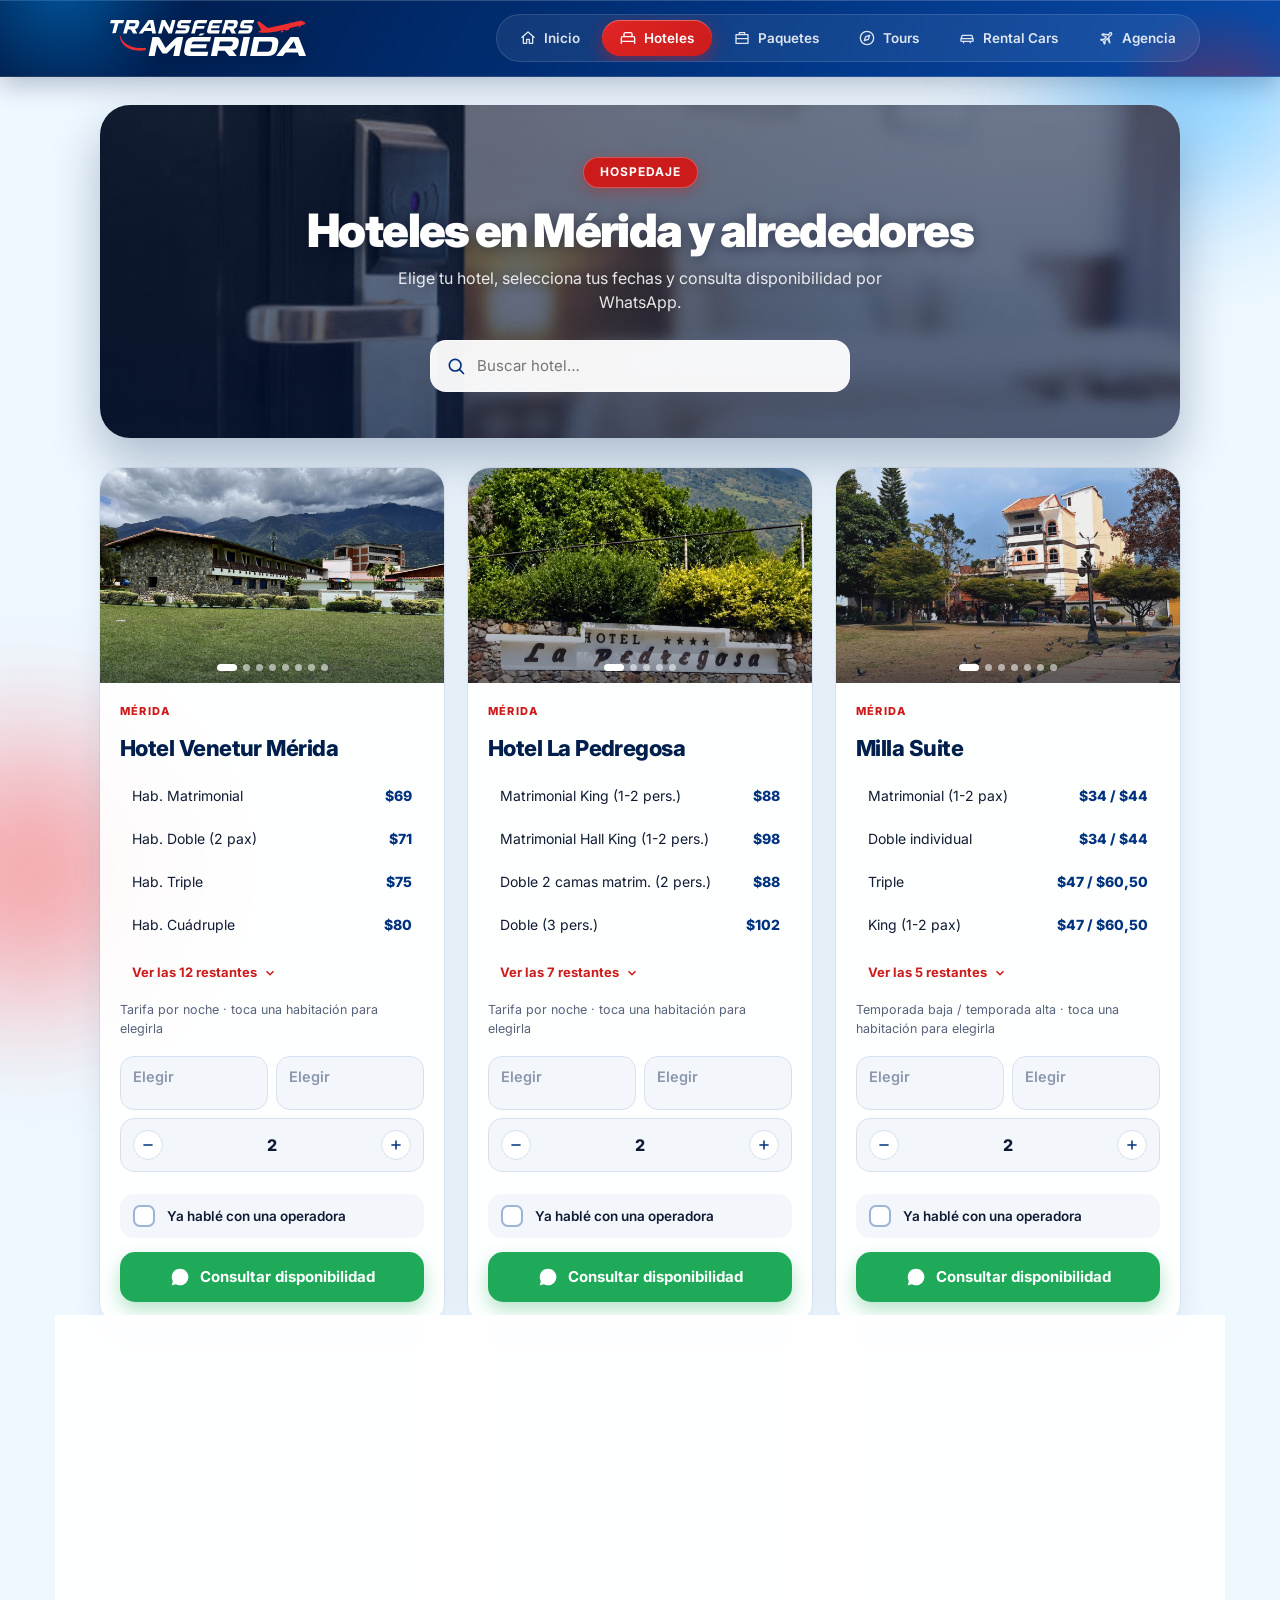
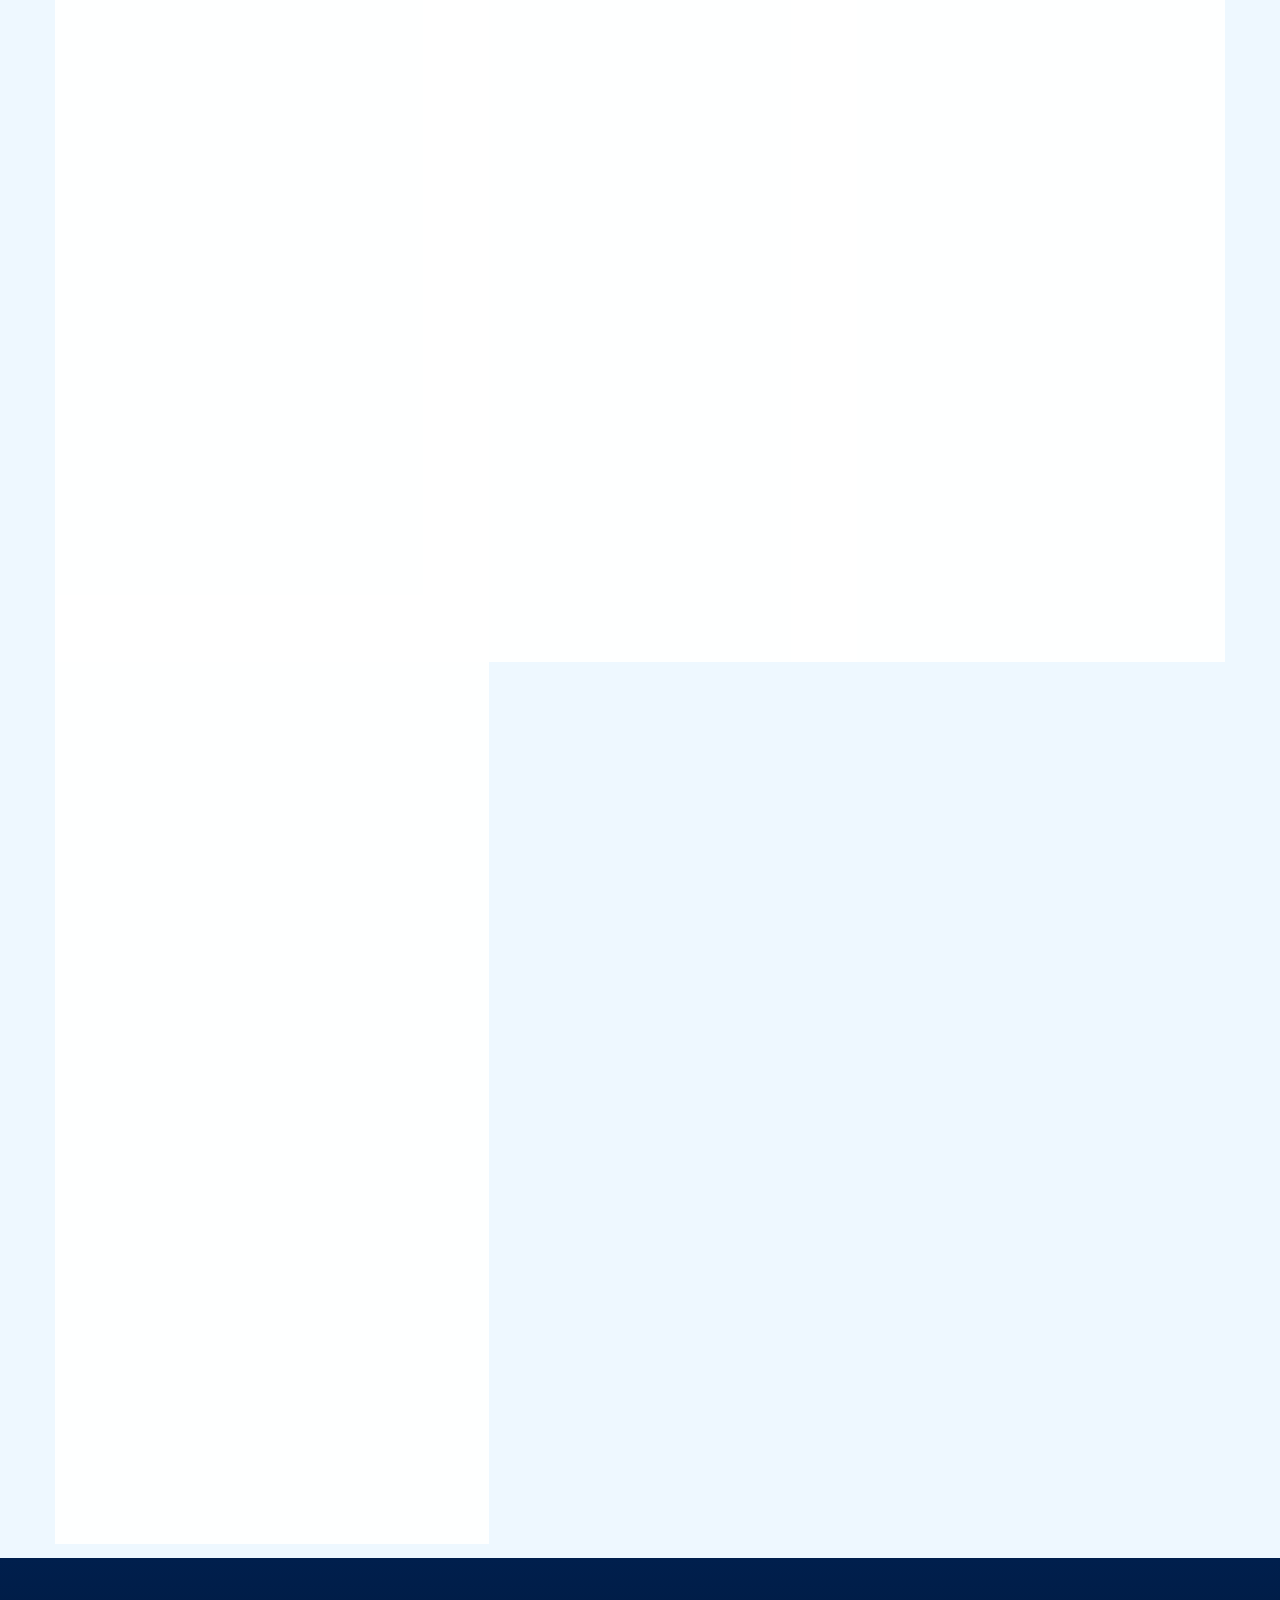
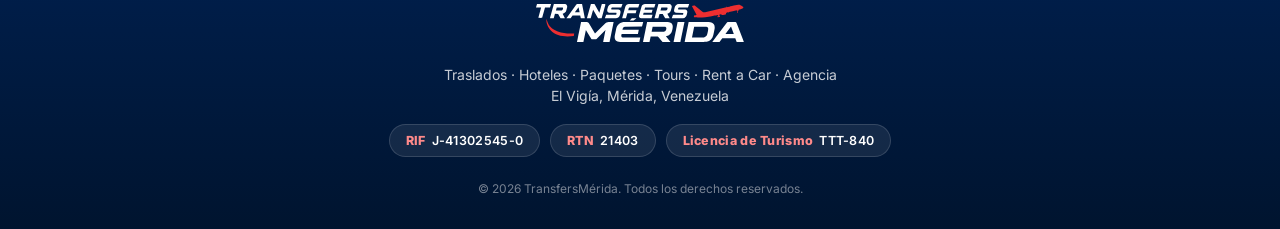
<file: hoteles/index.html>
<!doctype html><html lang="es"><head><meta charset="utf-8"><meta name="robots" content="noindex, nofollow"><meta name="viewport" content="width=device-width,initial-scale=1"><title>TransfersMérida</title><link rel="preconnect" href="https://fonts.googleapis.com"><link href="https://fonts.googleapis.com/css2?family=Inter:wght@400;500;600;700;800;900&display=swap" rel="stylesheet"><link rel="stylesheet" href="../assets/app.css"><link rel="stylesheet" href="../assets/header.css"><link rel="stylesheet" href="../assets/footer.css"></head><body data-page="hoteles"><script src="../data/catalogo.js"></script><script src="../assets/header.js"></script><script src="../assets/app.js"></script></body></html>
</file>
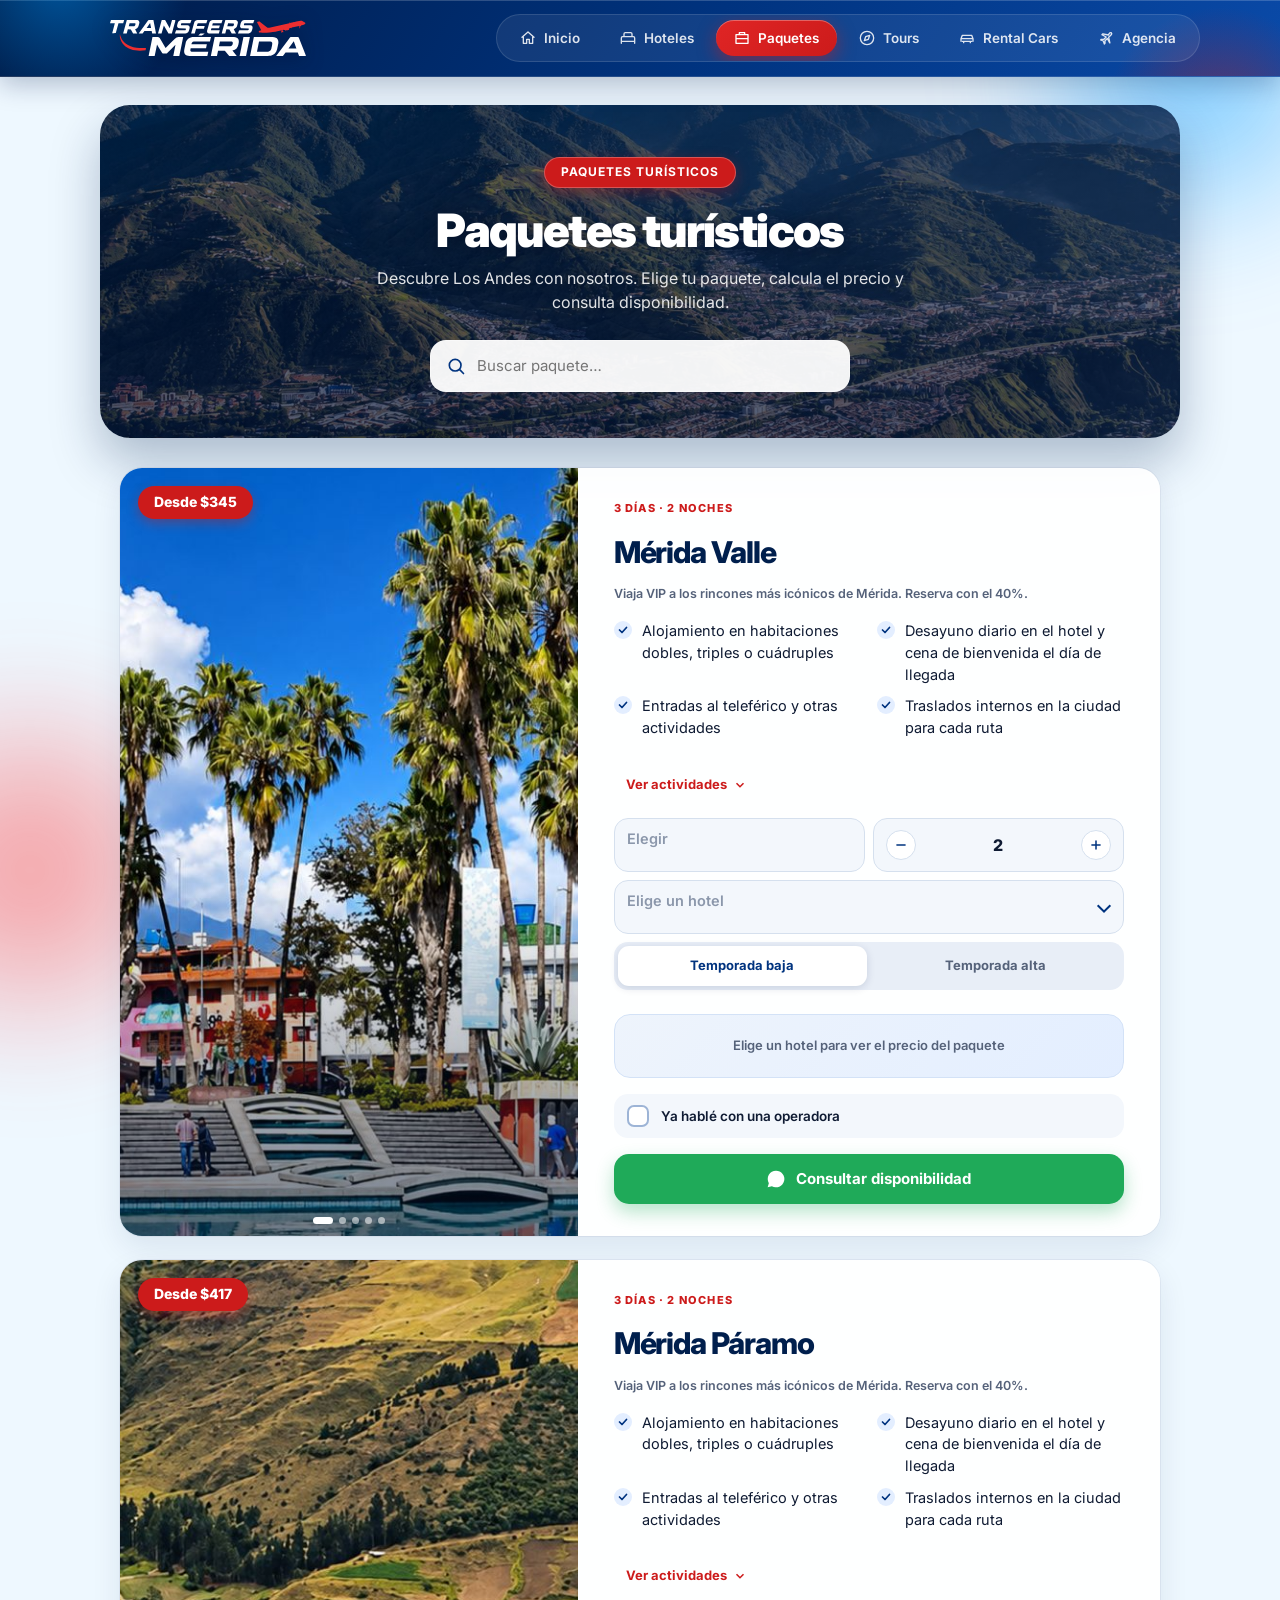
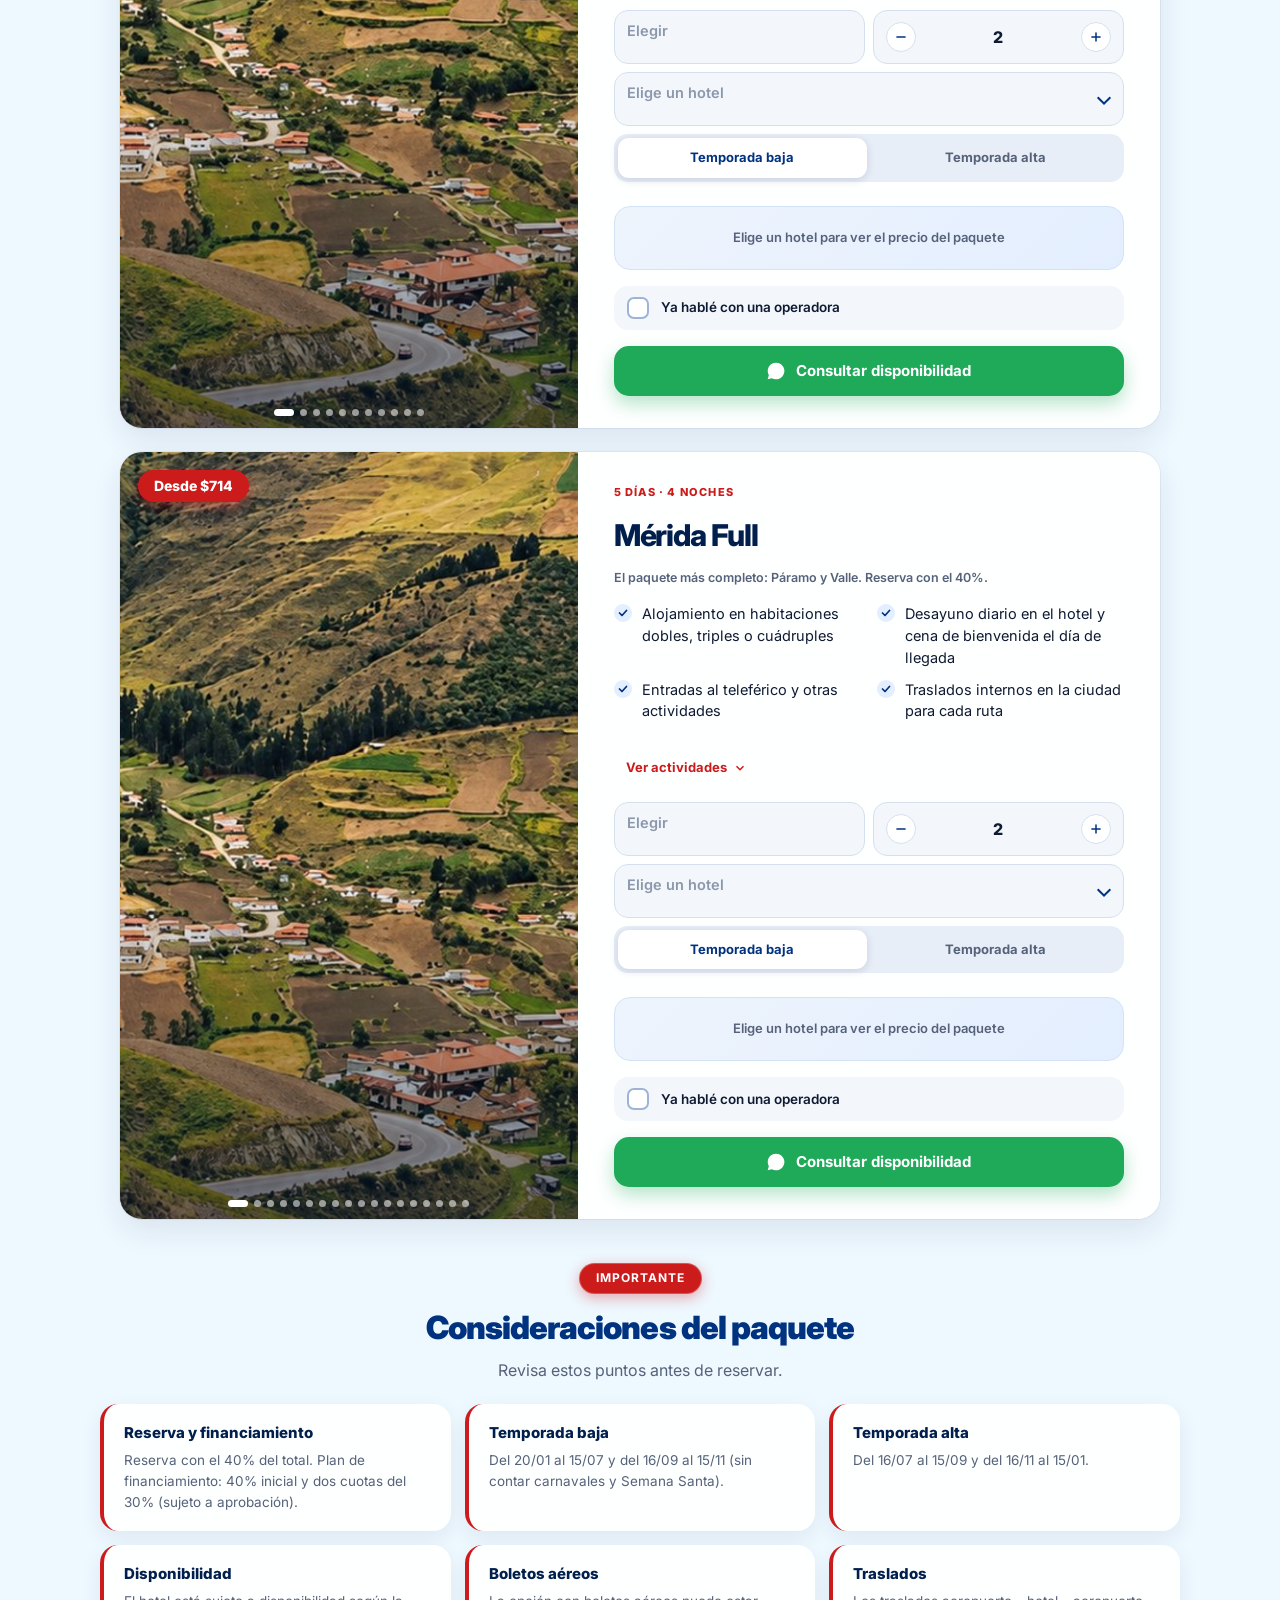
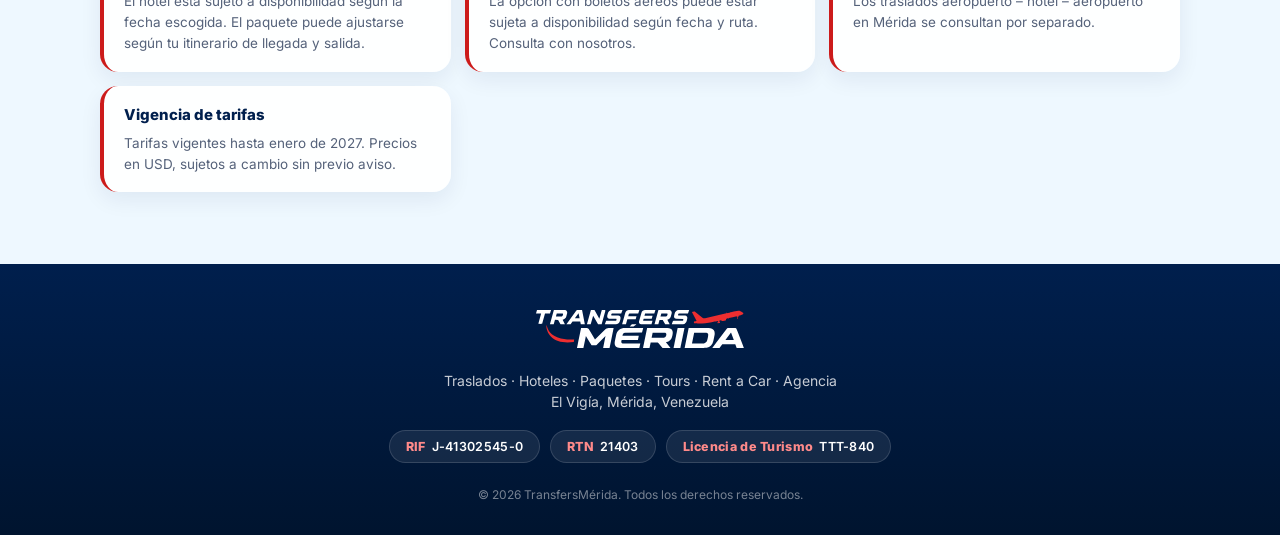
<file: paquetes/index.html>
<!doctype html><html lang="es"><head><meta charset="utf-8"><meta name="robots" content="noindex, nofollow"><meta name="viewport" content="width=device-width,initial-scale=1"><title>TransfersMérida</title><link rel="preconnect" href="https://fonts.googleapis.com"><link href="https://fonts.googleapis.com/css2?family=Inter:wght@400;500;600;700;800;900&display=swap" rel="stylesheet"><link rel="stylesheet" href="../assets/app.css"><link rel="stylesheet" href="../assets/header.css"><link rel="stylesheet" href="../assets/footer.css"></head><body data-page="paquetes"><script src="../data/catalogo.js"></script><script src="../assets/header.js"></script><script src="../assets/app.js"></script></body></html>
</file>
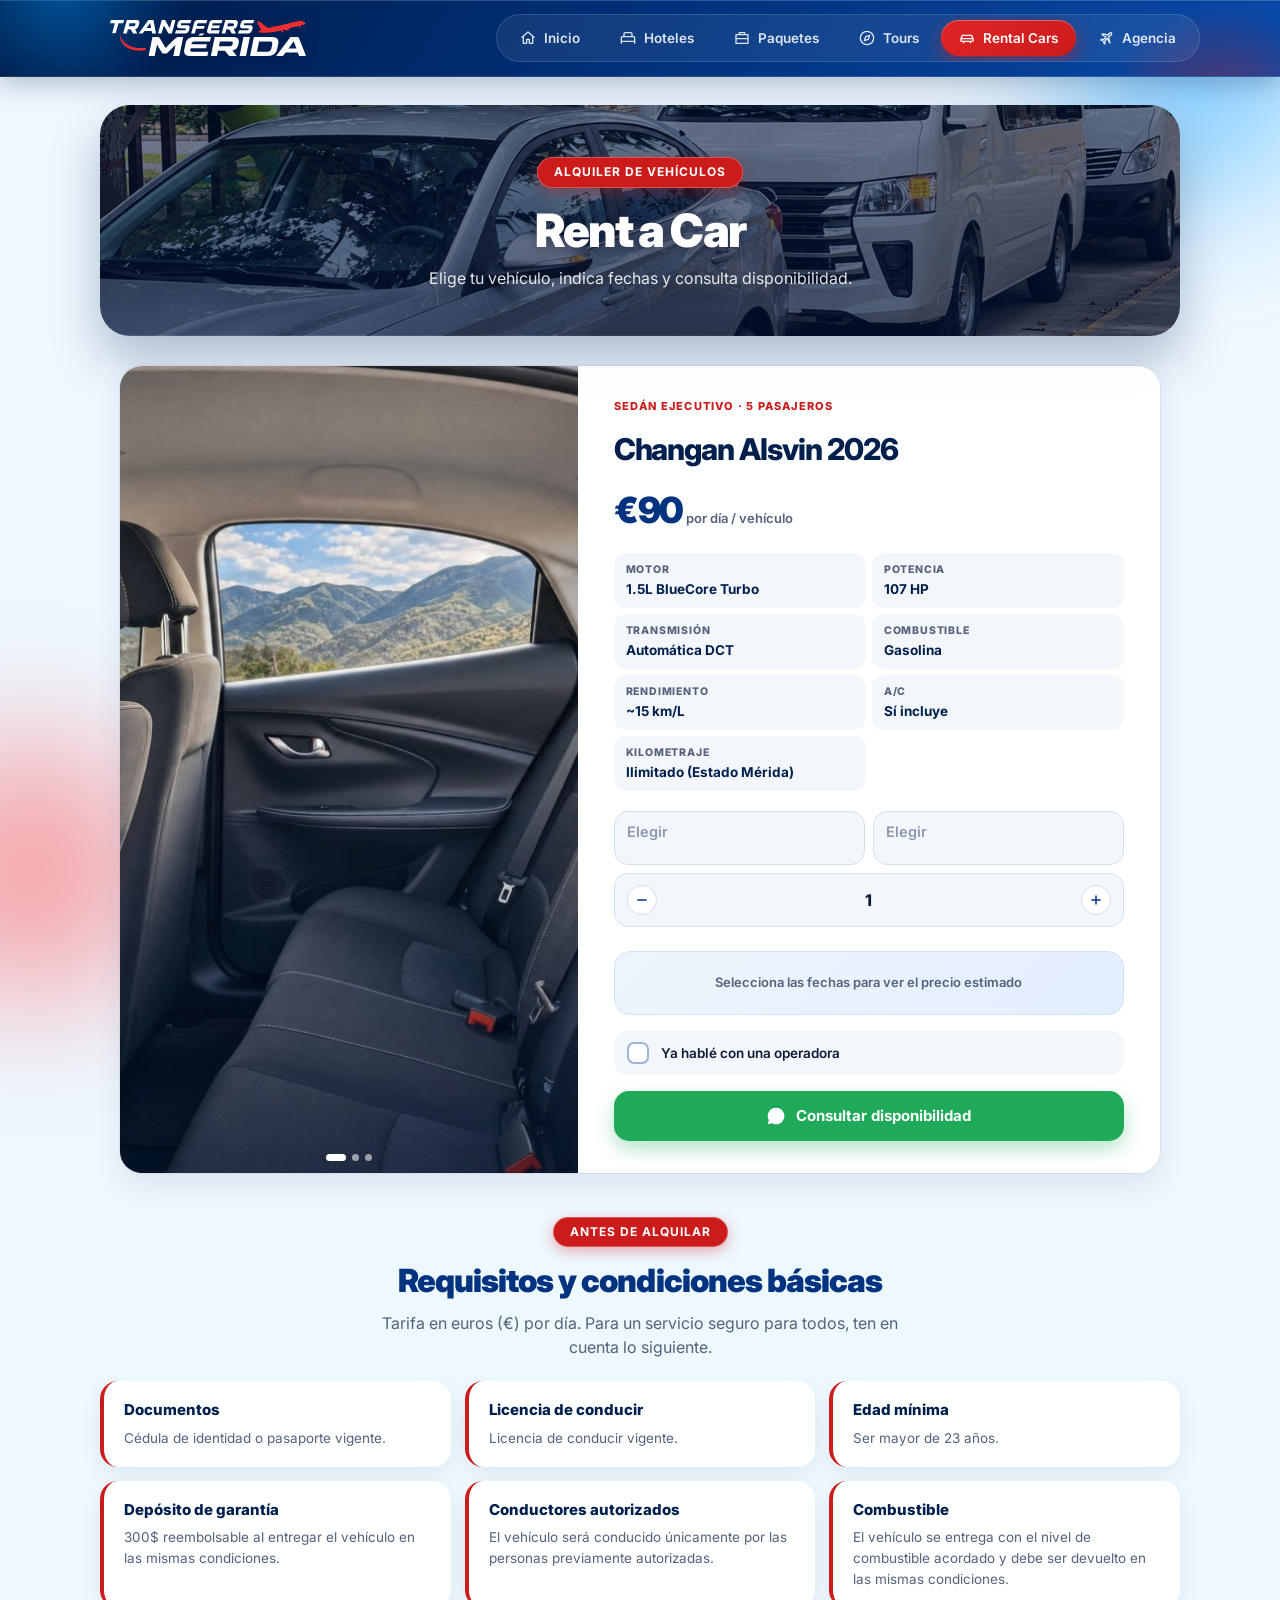
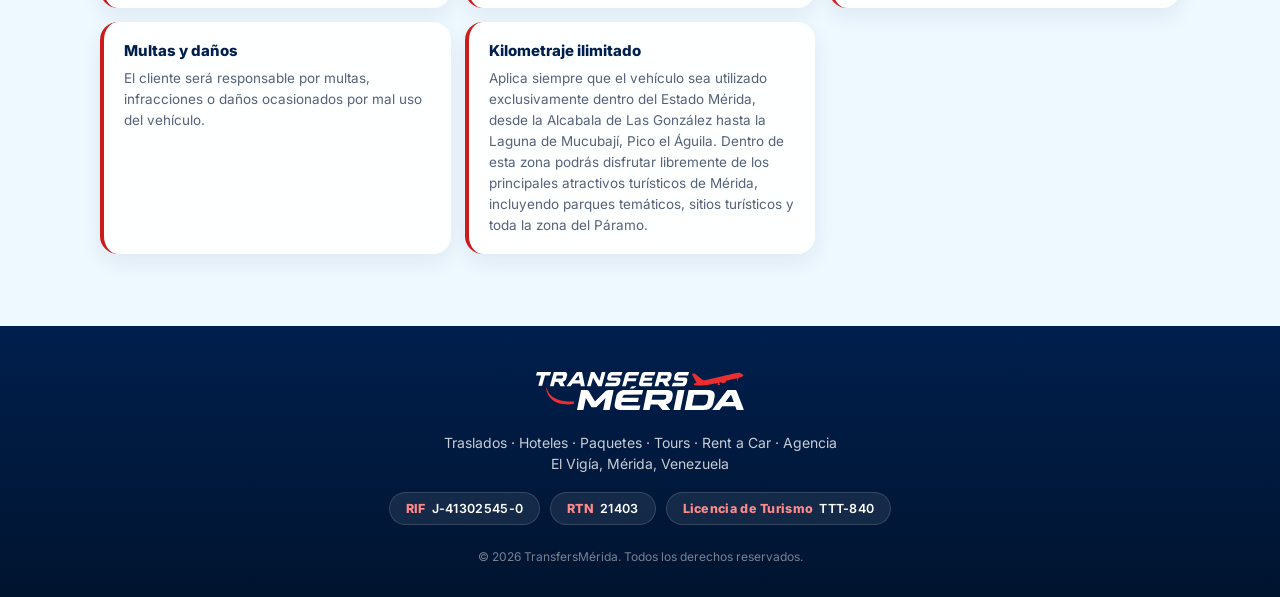
<file: rental-cars/index.html>
<!doctype html><html lang="es"><head><meta charset="utf-8"><meta name="robots" content="noindex, nofollow"><meta name="viewport" content="width=device-width,initial-scale=1"><title>TransfersMérida</title><link rel="preconnect" href="https://fonts.googleapis.com"><link href="https://fonts.googleapis.com/css2?family=Inter:wght@400;500;600;700;800;900&display=swap" rel="stylesheet"><link rel="stylesheet" href="../assets/app.css"><link rel="stylesheet" href="../assets/header.css"><link rel="stylesheet" href="../assets/footer.css"></head><body data-page="autos"><script src="../data/catalogo.js"></script><script src="../assets/header.js"></script><script src="../assets/app.js"></script></body></html>
</file>
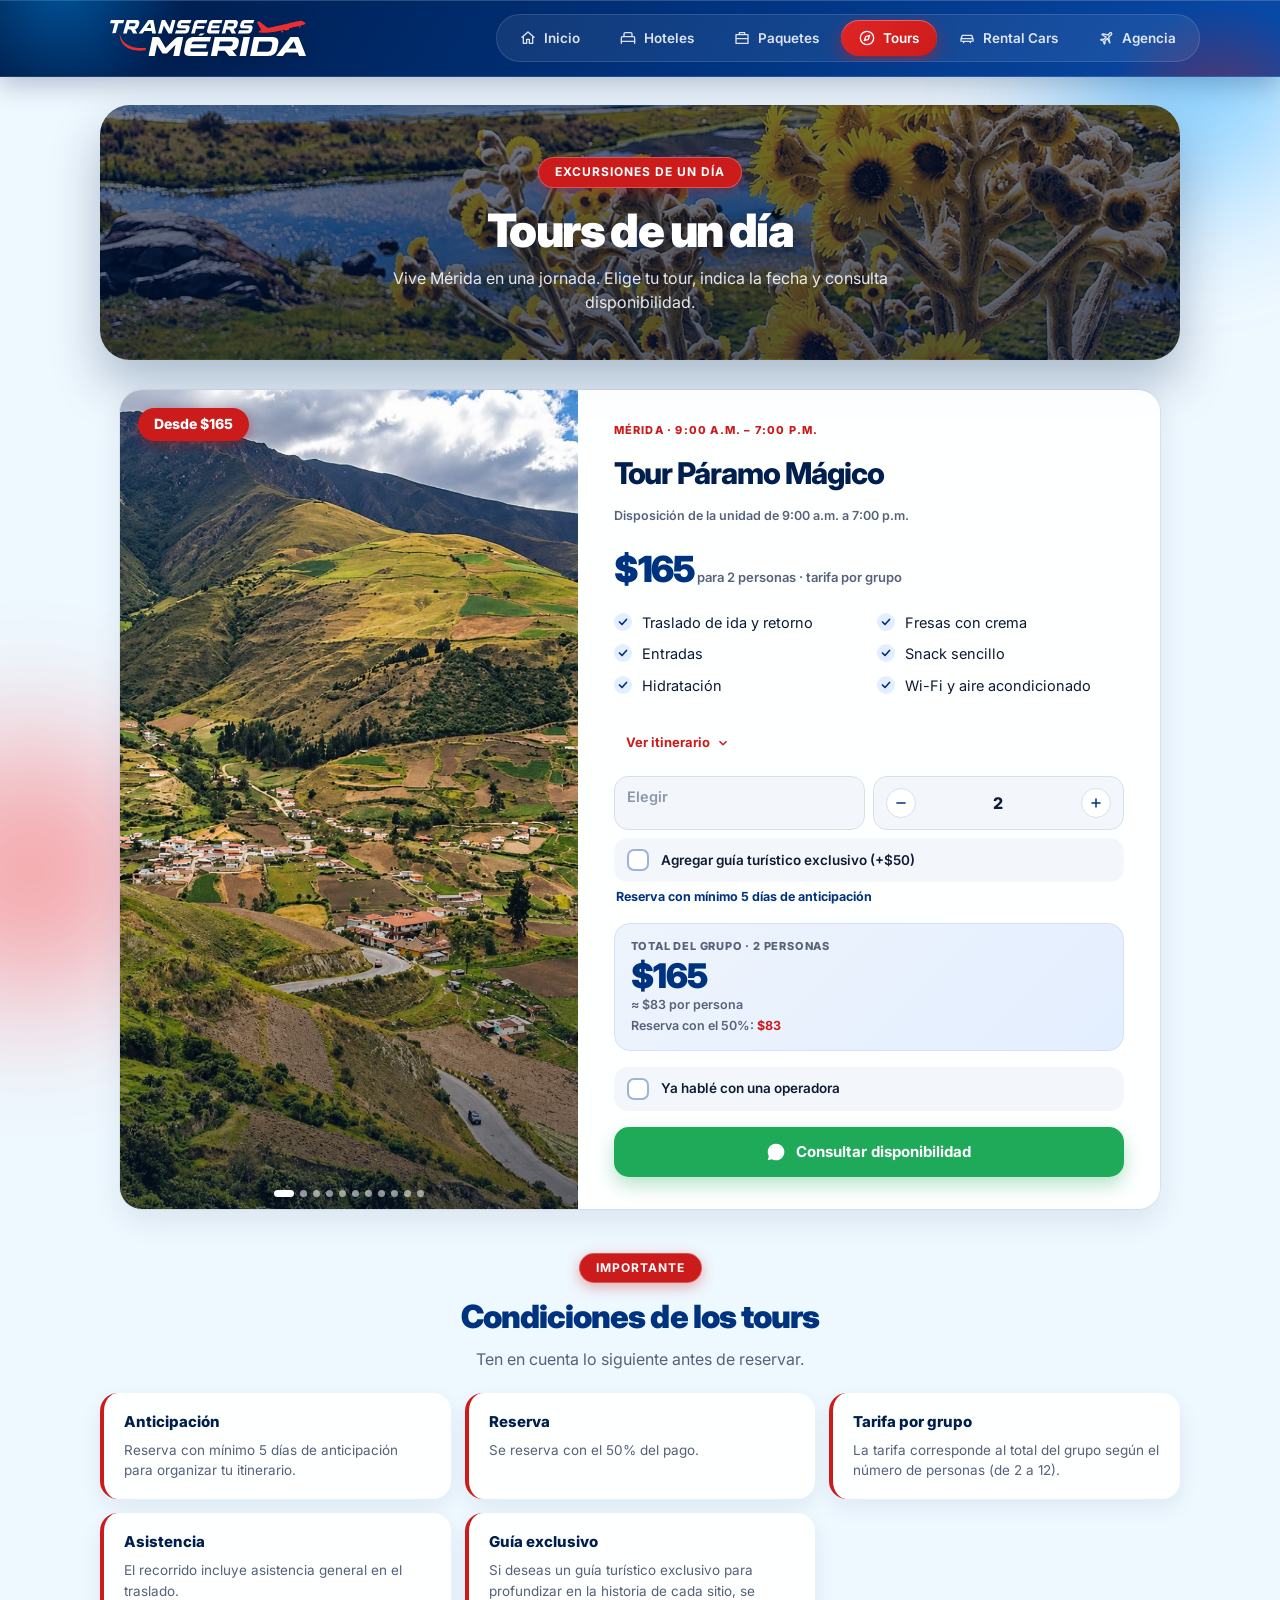
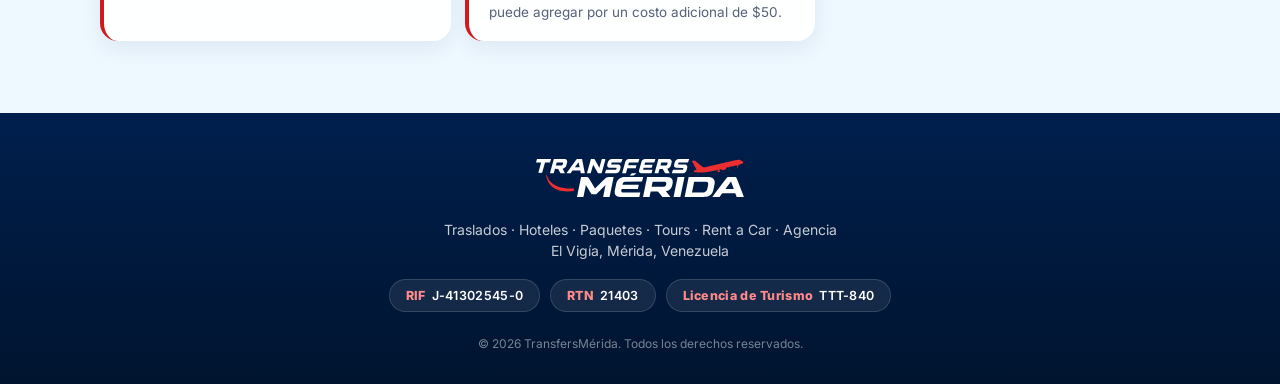
<file: tours/index.html>
<!doctype html><html lang="es"><head><meta charset="utf-8"><meta name="robots" content="noindex, nofollow"><meta name="viewport" content="width=device-width,initial-scale=1"><title>TransfersMérida</title><link rel="preconnect" href="https://fonts.googleapis.com"><link href="https://fonts.googleapis.com/css2?family=Inter:wght@400;500;600;700;800;900&display=swap" rel="stylesheet"><link rel="stylesheet" href="../assets/app.css"><link rel="stylesheet" href="../assets/header.css"><link rel="stylesheet" href="../assets/footer.css"></head><body data-page="tours"><script src="../data/catalogo.js"></script><script src="../assets/header.js"></script><script src="../assets/app.js"></script></body></html>
</file>
<file: assets/app.css>
:root{--blue:#00337F;--blue-dark:#001F4D;--blue-mid:#002966;--red:#CC1B1B;--gold:#F5A623;--ink:#0f1b33;--desc:#55627a;--bg:#eef8ff;--line:#d5e0ee;--wa:#1faa59;--r:22px;--ease:cubic-bezier(.22,.8,.24,1)}
*{box-sizing:border-box;-webkit-tap-highlight-color:transparent;scrollbar-width:thin;scrollbar-color:#9db4d6 transparent}
::-webkit-scrollbar{width:8px;height:8px}::-webkit-scrollbar-thumb{background:#9db4d6;border-radius:8px}::-webkit-scrollbar-track{background:transparent}
html,body{margin:0}
body{font-family:'Inter',-apple-system,BlinkMacSystemFont,"Segoe UI",Roboto,Arial,sans-serif;background:var(--bg);color:var(--ink);-webkit-font-smoothing:antialiased;min-height:100vh;overflow-x:hidden;line-height:1.5}
body::before,body::after{content:"";position:fixed;z-index:-1;border-radius:50%;filter:blur(50px);opacity:.55;pointer-events:none}
body::before{width:420px;height:420px;top:-140px;right:-120px;background:radial-gradient(circle,#009aff,transparent 67%)}
body::after{width:420px;height:420px;bottom:-180px;left:-180px;background:radial-gradient(circle,#ff3b3b,transparent 68%)}
.texture{position:fixed;inset:0;z-index:-1;opacity:.1;background-image:radial-gradient(#4f5f71 .55px,transparent .55px);background-size:6px 6px;mix-blend-mode:multiply;pointer-events:none}
button{font:inherit;color:inherit;cursor:pointer;border:0;background:none;padding:0}
:focus-visible{outline:3px solid rgba(0,98,207,.55);outline-offset:2px;border-radius:10px}
/* hero */
main{max-width:1120px;margin:0 auto;padding:28px 20px 72px}
.hero{position:relative;overflow:hidden;border-radius:30px;background:linear-gradient(135deg,var(--blue-dark),var(--blue) 60%,#0a4aa8);color:#fff;padding:52px 28px 46px;text-align:center;box-shadow:0 24px 50px rgba(0,31,77,.28);margin-bottom:30px}
.hero::before{content:"";position:absolute;width:340px;height:340px;right:-80px;top:-120px;border-radius:50%;background:radial-gradient(circle,rgba(0,154,255,.55),transparent 68%)}
.hero::after{content:"";position:absolute;width:320px;height:320px;left:-100px;bottom:-160px;border-radius:50%;background:radial-gradient(circle,rgba(204,27,27,.5),transparent 68%)}
.hero>*{position:relative;z-index:1}
.eyebrow{display:inline-flex;align-items:center;gap:8px;background:var(--red);border:1px solid rgba(255,255,255,.25);color:#fff;font-size:12px;font-weight:700;letter-spacing:1px;text-transform:uppercase;padding:7px 16px;border-radius:999px;margin-bottom:18px;box-shadow:0 4px 14px rgba(204,27,27,.35)}
.hero h1{font-size:clamp(28px,5.2vw,46px);font-weight:900;letter-spacing:-.035em;line-height:1.05;margin:0 0 12px;color:#fff}
.hero p{margin:0 auto;max-width:560px;color:rgba(255,255,255,.88);font-size:16px}
.search{margin:26px auto 0;max-width:420px;position:relative}
.search input{width:100%;font:inherit;font-size:15px;padding:14px 18px 14px 46px;border-radius:16px;border:1px solid rgba(255,255,255,.35);background:rgba(255,255,255,.95);color:var(--ink);outline:none;transition:box-shadow .2s}
.search input:focus{box-shadow:0 0 0 4px rgba(255,255,255,.3)}
.search svg{position:absolute;left:16px;top:50%;transform:translateY(-50%);width:20px;height:20px;stroke:var(--blue);fill:none;stroke-width:2;stroke-linecap:round;stroke-linejoin:round}
/* grid + cards */
.grid{display:grid;grid-template-columns:repeat(auto-fill,minmax(min(100%,310px),1fr));gap:24px}
.card{position:relative;background:rgba(255,255,255,.92);border:0;border-radius:var(--r);overflow:hidden;box-shadow:0 12px 30px rgba(0,30,80,.09),0 0 0 1px rgba(0,30,80,.05);display:flex;flex-direction:column;transition:transform .35s var(--ease),box-shadow .35s var(--ease);animation:cardIn .6s var(--ease) both;animation-delay:var(--d,0ms)}
@keyframes cardIn{from{opacity:0;transform:translateY(14px)}to{opacity:1;transform:none}}
.card:hover{box-shadow:0 20px 44px rgba(0,30,80,.16)}
.slider{position:relative;aspect-ratio:16/10;background:#c8ddf5;overflow:hidden;touch-action:pan-y;user-select:none}
.sl{position:absolute;inset:0;opacity:0;transition:opacity 1s ease;pointer-events:none}.sl.on{opacity:1}
.sl img{width:100%;height:100%;object-fit:cover;display:block}
.ph{width:100%;height:100%;display:grid;place-items:center;color:#fff;position:relative}
.ph svg{width:54px;height:54px;stroke:#fff;fill:none;stroke-width:1.6;stroke-linecap:round;stroke-linejoin:round;opacity:.9}
.ph small{position:absolute;bottom:12px;left:0;right:0;text-align:center;font-size:11px;font-weight:600;letter-spacing:.5px;opacity:.85}
.ph.p0{background:linear-gradient(135deg,#00337F,#2a79d6)}.ph.p1{background:linear-gradient(135deg,#0a4aa8,#009aff)}.ph.p2{background:linear-gradient(135deg,#001F4D,#00337F)}.ph.p3{background:linear-gradient(135deg,#7a1010,#CC1B1B)}
.slider::after{content:"";position:absolute;inset:auto 0 0;height:46%;background:linear-gradient(transparent,rgba(0,15,40,.55));pointer-events:none}
.dots{position:absolute;bottom:12px;left:0;right:0;display:flex;justify-content:center;gap:6px;z-index:3}
.dots button{width:7px;height:7px;border-radius:99px;background:rgba(255,255,255,.55);transition:width .35s var(--ease),background .3s}
.dots button.on{width:20px;background:#fff}
.arw{position:absolute;top:50%;transform:translateY(-50%);width:36px;height:36px;border-radius:50%;background:rgba(0,20,50,.45);backdrop-filter:blur(8px);display:grid;place-items:center;z-index:3;opacity:0;transition:opacity .25s,background .2s}
.arw:hover{background:rgba(0,20,50,.7)}.slider:hover .arw{opacity:1}.arw.l{left:10px}.arw.r{right:10px}
.arw svg{width:18px;height:18px;stroke:#fff;fill:none;stroke-width:2.4;stroke-linecap:round;stroke-linejoin:round}
.badge{position:absolute;top:12px;left:12px;z-index:3;background:var(--red);color:#fff;font-size:12px;font-weight:800;padding:6px 12px;border-radius:99px;box-shadow:0 4px 12px rgba(204,27,27,.4)}
.body{padding:20px 20px 22px;display:flex;flex-direction:column;gap:14px;flex:1}
.loc{font-size:11px;font-weight:800;letter-spacing:1.2px;text-transform:uppercase;color:var(--red)}
.card h2{font-size:22px;font-weight:800;letter-spacing:-.025em;margin:2px 0 0;color:var(--blue-dark);line-height:1.15}
.note{font-size:12.5px;color:var(--desc)}
.rows{display:flex;flex-direction:column}
.row{display:flex;justify-content:space-between;align-items:center;gap:12px;padding:10px 12px;border-radius:12px;font-size:14px;text-align:left;width:100%;transition:background .2s,box-shadow .2s}
.row+.row{margin-top:2px}
.row:hover{background:#eef4fc}
.row b{color:var(--blue);font-weight:800;white-space:nowrap}
.row.sel{background:#e3eeff;box-shadow:inset 0 0 0 1.5px var(--blue)}
.row.sel span::before{content:"";display:inline-block;width:8px;height:8px;border-radius:50%;background:var(--red);margin-right:8px}
.more{display:grid;grid-template-rows:0fr;transition:grid-template-rows .45s var(--ease)}.more.open{grid-template-rows:1fr}.more>div{overflow:hidden}
.toggle{align-self:flex-start;color:var(--red);font-weight:700;font-size:13px;padding:6px 10px;margin-left:2px;border-radius:10px;display:flex;gap:6px;align-items:center}
.toggle:hover{background:#fdecec}.toggle svg{width:14px;height:14px;stroke:currentColor;fill:none;stroke-width:2.6;transition:transform .35s var(--ease)}.toggle.open svg{transform:rotate(180deg)}
.price{font-size:26px;font-weight:900;color:var(--blue);letter-spacing:-.03em}
.tags{display:flex;flex-wrap:wrap;gap:6px}.tags span{background:#e8f0fb;color:var(--blue);font-size:12px;font-weight:600;padding:6px 11px;border-radius:99px}
/* custom fields */
.flds{display:grid;grid-template-columns:1fr 1fr;gap:8px;margin-top:auto;padding-top:4px}
.fld{background:#f3f7fc;border:1.5px solid var(--line);border-radius:14px;padding:9px 12px;text-align:left;display:flex;flex-direction:column;gap:1px;transition:border-color .2s,background .2s,box-shadow .2s;min-height:54px}
.fld:hover{background:#fff;border-color:#9db4d6}.fld.act{background:#fff;border-color:var(--blue);box-shadow:0 0 0 4px rgba(0,51,127,.12)}
.fld.err{border-color:var(--red);animation:shake .4s}
.fld label,.fld .lb{font-size:10.5px;font-weight:800;letter-spacing:.8px;text-transform:uppercase;color:var(--desc);pointer-events:none}
.fld .v{font-size:14.5px;font-weight:700;color:var(--ink)}.fld .v.empty{color:#8b97ab;font-weight:600}
.stp{cursor:default;justify-content:center}
.stp .ct{display:flex;align-items:center;justify-content:space-between}
.stp .ct button{width:30px;height:30px;border-radius:50%;background:#fff;border:1.5px solid var(--line);display:grid;place-items:center;transition:background .15s,transform .1s,border-color .2s}
.stp .ct button:hover{background:var(--blue);border-color:var(--blue)}.stp .ct button:hover svg{stroke:#fff}.stp .ct button:active{transform:scale(.88)}
.stp svg{width:14px;height:14px;stroke:var(--blue);fill:none;stroke-width:2.6;stroke-linecap:round}
.stp .n{font-size:16px;font-weight:800;min-width:24px;text-align:center}
.nts{grid-column:1/-1;font-size:12.5px;color:var(--blue);font-weight:700;margin:-2px 2px 0;min-height:0}
@keyframes shake{25%{transform:translateX(-4px)}75%{transform:translateX(4px)}}
.btn{display:flex;align-items:center;justify-content:center;gap:10px;background:var(--wa);color:#fff;font-weight:700;font-size:15px;padding:15px;border-radius:15px;box-shadow:0 8px 18px rgba(31,170,89,.32);transition:transform .12s,box-shadow .2s,filter .2s;width:100%}
.btn:hover{filter:brightness(1.06);box-shadow:0 10px 22px rgba(31,170,89,.4)}.btn:active{transform:scale(.97)}
.btn svg{width:20px;height:20px;fill:#fff}
.empty-msg{grid-column:1/-1;text-align:center;color:var(--desc);padding:40px}
/* datepicker */
.scrim{position:fixed;inset:0;background:rgba(0,15,40,.4);backdrop-filter:blur(3px);z-index:90;opacity:0;pointer-events:none;transition:opacity .25s}.scrim.on{opacity:1;pointer-events:auto}
.dp{position:fixed;z-index:100;width:326px;max-width:calc(100vw - 20px);background:rgba(255,255,255,.97);backdrop-filter:blur(20px);border-radius:22px;box-shadow:0 24px 60px rgba(0,20,60,.3),0 0 0 1px rgba(0,51,127,.08);padding:16px;opacity:0;transform:translateY(8px) scale(.97);transform-origin:top left;pointer-events:none;transition:opacity .22s,transform .3s var(--ease)}
.dp.on{opacity:1;transform:none;pointer-events:auto}
.dp-h{display:flex;align-items:center;justify-content:space-between;margin-bottom:10px}
.dp-h strong{font-size:15px;font-weight:800;text-transform:capitalize;letter-spacing:-.01em;color:var(--blue-dark)}
.dp-h button{width:34px;height:34px;border-radius:50%;display:grid;place-items:center;background:#eef4fc;transition:background .2s}.dp-h button:hover{background:var(--blue)}.dp-h button:hover svg{stroke:#fff}.dp-h button:disabled{opacity:.3;pointer-events:none}
.dp-h svg{width:16px;height:16px;stroke:var(--blue);fill:none;stroke-width:2.6;stroke-linecap:round;stroke-linejoin:round}
.dp-g{display:grid;grid-template-columns:repeat(7,1fr);row-gap:2px}
.dp-g .wd{font-size:11px;font-weight:700;color:var(--desc);text-align:center;padding:6px 0}
.dp-g button{height:40px;font-size:14px;font-weight:600;position:relative;transition:background .15s,color .15s;border-radius:0;z-index:0}
.dp-g button::before{content:"";position:absolute;inset:2px;border-radius:50%;z-index:-1;transition:background .15s}
.dp-g button:hover:not(:disabled)::before{background:#e3eeff}
.dp-g button:disabled{color:#c2cbd8;cursor:not-allowed}
.dp-g button.today{color:var(--red);font-weight:800}
.dp-g button.rng{background:#e3eeff}
.dp-g button.s,.dp-g button.e{color:#fff;font-weight:800}.dp-g button.s::before,.dp-g button.e::before{background:var(--blue)}
.dp-g button.s.rng2{background:linear-gradient(90deg,transparent 50%,#e3eeff 50%)}.dp-g button.e.rng2{background:linear-gradient(270deg,transparent 50%,#e3eeff 50%)}
.dp-f{display:flex;align-items:center;justify-content:space-between;gap:10px;margin-top:12px;padding-top:12px;border-top:1px solid var(--line)}
.dp-f span{font-size:12.5px;color:var(--desc);font-weight:600}
.dp-f .acts{display:flex;gap:8px}
.dp-f button{font-size:13px;font-weight:700;padding:9px 16px;border-radius:12px}
.dp-f .clr{color:var(--desc)}.dp-f .clr:hover{background:#eef4fc}.dp-f .ok{background:var(--blue);color:#fff}.dp-f .ok:hover{background:var(--blue-dark)}
@media(max-width:640px){.dp{left:0!important;right:0;bottom:0;top:auto!important;width:100%;max-width:none;border-radius:26px 26px 0 0;padding:20px 18px calc(20px + env(safe-area-inset-bottom));transform:translateY(100%);transform-origin:bottom}.dp.on{transform:none}.dp-g button{height:44px}.hero{padding:40px 20px 36px;border-radius:24px}.grid{grid-template-columns:1fr}}
@media(prefers-reduced-transparency:reduce){.dp{backdrop-filter:none;background:#001f4d}.dp{background:#fff}}

/* alineación y componentes nuevos */
.eyebrow,.badge,.toggle,.btn,.tags span{line-height:1.2}
.badge{display:inline-flex;align-items:center}
.slider[data-n="1"] .dots,.slider[data-n="1"] .arw{display:none}
.price s{font-size:16px;font-weight:600;color:#8b97ab;margin-right:8px;letter-spacing:0}
.price small{font-size:13px;font-weight:600;color:var(--desc);letter-spacing:0}
.save{display:inline-block;align-self:flex-start;background:#e6f6ec;color:#12733d;font-weight:700;font-size:12.5px;padding:5px 11px;border-radius:99px;margin-top:-6px}
.specs{display:grid;grid-template-columns:1fr 1fr;gap:6px}
.specs div{background:#f3f7fc;border-radius:12px;padding:9px 12px;display:flex;flex-direction:column;gap:1px}
.specs span{font-size:10.5px;font-weight:800;letter-spacing:.8px;text-transform:uppercase;color:var(--desc)}.specs b{font-size:13.5px;color:var(--blue-dark);font-weight:700}
.chks{list-style:none;margin:0;padding:0;display:flex;flex-direction:column;gap:8px;font-size:14px}
.chks li{display:flex;gap:10px;align-items:flex-start}.chks li svg{flex:none;width:18px;height:18px;margin-top:1px;padding:3px;border-radius:50%;background:#e3eeff;stroke:var(--blue);fill:none;stroke-width:3.4;stroke-linecap:round;stroke-linejoin:round}
.acts-t{font-size:11px;font-weight:800;letter-spacing:1px;text-transform:uppercase;color:var(--red);margin:6px 0 8px}
.chks.acts{padding-bottom:6px}
.seg{display:grid;grid-template-columns:1fr 1fr;gap:4px;background:#e8eef7;border-radius:14px;padding:4px}
.seg button{padding:10px 8px;border-radius:11px;font-size:13px;font-weight:700;color:var(--desc);transition:background .25s,color .25s,box-shadow .25s}
.seg button.on{background:#fff;color:var(--blue);box-shadow:0 2px 8px rgba(0,30,80,.14)}
.fld.dd{cursor:pointer}.fld.dd::after{content:"";position:absolute;right:14px;top:50%;width:8px;height:8px;margin-top:-6px;border-right:2px solid var(--blue);border-bottom:2px solid var(--blue);transform:rotate(45deg);transition:transform .25s}
.fld.dd{position:relative;padding-right:34px}.fld.dd.act::after{transform:rotate(-135deg);margin-top:-2px}
.est{background:linear-gradient(135deg,#eef4fc,#e3eeff);border:1px solid #d3e2f7;border-radius:16px;padding:14px 16px;display:flex;flex-direction:column;gap:2px;min-height:64px;justify-content:center}
.est-empty{font-size:13px;color:var(--desc);font-weight:600;text-align:center}
.est-l{font-size:11px;font-weight:800;letter-spacing:.8px;text-transform:uppercase;color:var(--desc)}
.est-v{font-size:30px;font-weight:900;letter-spacing:-.03em;color:var(--blue);line-height:1.1}
.est-s{font-size:12.5px;color:var(--desc);font-weight:600}.est-s b{color:var(--red)}.est s{opacity:.7}
.chk{display:flex;align-items:center;gap:12px;font-size:13.5px;font-weight:600;color:var(--ink);cursor:pointer;padding:10px 12px;border-radius:14px;background:#f3f7fc;border:1.5px solid transparent;transition:background .2s,border-color .2s;user-select:none}
.chk:hover{background:#eaf1fb}.chk:has(input:checked){background:#e6f6ec;border-color:#9bd9b4}.chk:has(input:focus-visible){outline:3px solid rgba(0,98,207,.55);outline-offset:2px}
.chk input{position:absolute;opacity:0;pointer-events:none}
.chk .box{flex:none;width:22px;height:22px;border-radius:7px;border:2px solid #9db4d6;background:#fff;display:grid;place-items:center;transition:background .2s,border-color .2s,transform .2s var(--ease)}
.chk .box svg{width:14px;height:14px;stroke:#fff;fill:none;stroke-width:3.6;stroke-linecap:round;stroke-linejoin:round;transform:scale(0);transition:transform .25s var(--ease)}
.chk input:checked+.box{background:#1faa59;border-color:#1faa59;transform:scale(1.06)}.chk input:checked+.box svg{transform:scale(1)}
.ddp{position:fixed;z-index:100;max-height:300px;overflow:auto;background:rgba(255,255,255,.98);backdrop-filter:blur(20px);border-radius:16px;padding:6px;box-shadow:0 20px 50px rgba(0,20,60,.28),0 0 0 1px rgba(0,51,127,.08);opacity:0;pointer-events:none;transform:translateY(6px) scale(.98);transition:opacity .2s,transform .28s var(--ease)}
.ddp.on{opacity:1;pointer-events:auto;transform:none}
.ddi{display:flex;width:100%;justify-content:space-between;align-items:center;gap:10px;padding:12px 14px;border-radius:11px;font-size:14px;font-weight:600;text-align:left;transition:background .15s}.ddi:hover{background:#eef4fc}
.ddi svg{width:16px;height:16px;stroke:var(--red);fill:none;stroke-width:3;stroke-linecap:round;stroke-linejoin:round;opacity:0}.ddi.sel{color:var(--blue);font-weight:800}.ddi.sel svg{opacity:1}
@media(max-width:640px){.ddp{left:0!important;right:0;bottom:0;top:auto!important;width:100%!important;max-height:60vh;border-radius:24px 24px 0 0;padding:12px 12px calc(14px + env(safe-area-inset-bottom));transform:translateY(100%)}.ddp.on{transform:none}.ddi{padding:15px 14px}}
.info{margin-top:44px}.info-h{text-align:center;margin-bottom:22px}.info-h h2{font-size:clamp(22px,4vw,32px);font-weight:900;letter-spacing:-.03em;color:var(--blue);margin:0 0 6px}.info-h p{color:var(--desc);margin:0 auto;max-width:560px}
.info-g{display:grid;grid-template-columns:repeat(auto-fill,minmax(270px,1fr));gap:14px}
.info-c{background:rgba(255,255,255,.9);border:0;border-radius:18px;padding:18px 20px;box-shadow:0 8px 22px rgba(0,30,80,.07);border-left:4px solid var(--red)}
.info-c h3{margin:0 0 6px;font-size:15px;font-weight:800;color:var(--blue-dark)}.info-c p{margin:0;font-size:13.5px;color:var(--desc);line-height:1.55}

.soon{grid-column:1/-1;text-align:center;background:rgba(255,255,255,.9);border:0;border-radius:24px;padding:48px 24px;box-shadow:0 12px 30px rgba(0,30,80,.09)}.soon h2{font-size:28px;font-weight:900;letter-spacing:-.03em;color:var(--blue);margin:0 0 8px}.soon p{color:var(--desc);margin:0 auto 22px;max-width:420px}

/* diseño adaptable según la cantidad de elementos (imágenes 4:5 vertical, 1080×1350) */
.grid.duo{grid-template-columns:repeat(2,minmax(0,1fr))}
.grid.solo{grid-template-columns:minmax(0,1fr);justify-items:center}
.grid.solo .card{flex-direction:row;align-items:stretch;width:100%;max-width:1040px}
.grid.solo .media{flex:0 0 44%;display:flex;min-width:0}
.grid.solo .slider{flex:1;aspect-ratio:auto;min-height:100%;min-width:0}
.grid.solo .body{flex:1;min-width:0;padding:32px 36px;gap:16px;justify-content:center}
.grid.solo .card h2{font-size:30px;letter-spacing:-.035em}
.grid.solo .price{font-size:36px}
.grid.solo .chks{font-size:14.5px;display:grid;grid-template-columns:1fr 1fr;gap:10px 16px}
.grid.solo .more .chks.acts{grid-template-columns:1fr}
.grid.solo .est-v{font-size:34px}
.grid.solo .badge{font-size:14px;padding:8px 16px;top:18px;left:18px}
@media(max-width:860px){.grid.solo .card{flex-direction:column;align-items:stretch;max-width:460px}.grid.solo .media{flex:none;width:100%;display:block}.grid.solo .slider{flex:none;aspect-ratio:16/10;min-height:0}body[data-page=tours] .grid.solo .slider{aspect-ratio:4/5}.grid.solo .body{padding:22px 20px}.grid.solo .chks{grid-template-columns:1fr}.grid.solo .card h2{font-size:26px}.grid.solo .price{font-size:30px}}
@media(max-width:700px){.grid.duo{grid-template-columns:minmax(0,1fr)}body[data-page=tours] .grid .card{max-width:460px;width:100%;margin:0 auto}}
/* Tours: imágenes verticales 4:5 (1080×1350) */
body[data-page=tours] .slider{aspect-ratio:4/5}
body[data-page=tours] .grid.solo .slider{aspect-ratio:auto}
@media(max-width:860px){body[data-page=tours] .grid.solo .slider{aspect-ratio:4/5}}
.card,.body,.flds{min-width:0}

.slider:has(img){cursor:zoom-in}
.lb{position:fixed;inset:0;z-index:300;background:rgba(0,10,30,.94);display:flex;align-items:center;justify-content:center;opacity:0;pointer-events:none;transition:opacity .25s;touch-action:pan-y;backdrop-filter:blur(8px)}
.lb.on{opacity:1;pointer-events:auto}
.lb-st{flex:1;height:100%;display:flex;align-items:center;justify-content:center;padding:56px 64px}
.lb-st img{max-width:100%;max-height:100%;object-fit:contain;border-radius:12px;box-shadow:0 20px 60px rgba(0,0,0,.5);user-select:none;-webkit-user-drag:none}
.lb-x{position:absolute;top:14px;right:16px;width:44px;height:44px;border-radius:50%;background:rgba(255,255,255,.14);color:#fff;font-size:28px;line-height:1;z-index:2}
.lb-a{position:absolute;top:50%;transform:translateY(-50%);width:48px;height:48px;border-radius:50%;background:rgba(255,255,255,.14);display:grid;place-items:center;z-index:2}
.lb-a svg{width:22px;height:22px;stroke:#fff;fill:none;stroke-width:2.4;stroke-linecap:round;stroke-linejoin:round}
.lb-a.l{left:14px}.lb-a.r{right:14px}.lb-x:hover,.lb-a:hover{background:rgba(255,255,255,.28)}
.lb.one .lb-a,.lb.one .lb-c{display:none}
.lb-c{position:absolute;bottom:16px;left:0;right:0;text-align:center;color:#fff;font-size:13px;font-weight:600;opacity:.8}
@media(max-width:640px){.lb-st{padding:60px 8px}.lb-a{width:40px;height:40px}.lb-a.l{left:6px}.lb-a.r{right:6px}}

.slider.vid .sl{opacity:1}.slider.vid video{position:absolute;inset:0;width:100%;height:100%;object-fit:cover;background:#0a1a33}
.slider.vid::before{content:"";position:absolute;right:12px;top:12px;z-index:3;width:34px;height:34px;border-radius:50%;background:rgba(0,15,40,.55) url("data:image/svg+xml,%3Csvg xmlns='http://www.w3.org/2000/svg' viewBox='0 0 24 24' fill='%23fff'%3E%3Cpath d='M8 5v14l11-7z'/%3E%3C/svg%3E") center/16px no-repeat}
.lb-st video{max-width:100%;max-height:100%;border-radius:12px;box-shadow:0 20px 60px rgba(0,0,0,.5);background:#000;display:none}

.slider.vid{cursor:zoom-in}

.slider.vid{aspect-ratio:9/16;max-height:78vh;width:100%}
body[data-page=tours] .slider.vid,body[data-page=paquetes] .slider.vid{aspect-ratio:9/16}
.grid.solo .slider.vid{aspect-ratio:auto;max-height:none;min-height:100%}
@media(max-width:860px){.grid.solo .slider.vid,body[data-page=tours] .grid.solo .slider.vid{aspect-ratio:9/16;max-height:78vh;min-height:0;flex:none}.grid.solo .media{max-width:380px;margin:0 auto}}
.slider.vid[data-n="1"] .dots,.slider.vid[data-n="1"] .arw{display:none}
.slider.vid:not([data-n="1"]) .arw{opacity:1}

.hero.has-img{background-image:linear-gradient(rgba(0,18,54,var(--hero-dim,.55)),rgba(0,18,54,calc(var(--hero-dim,.55) + .12))),var(--hero-img);background-size:cover;background-position:center;background-repeat:no-repeat}
.hero.has-img::before,.hero.has-img::after{display:none}
.hero.has-img h1,.hero.has-img p{text-shadow:0 2px 14px rgba(0,10,30,.45)}
</file>
<file: assets/header.css>
/* TransfersMérida · cabecera compartida (autocontenida) */
.hdr{position:relative;z-index:60;padding:0;font-family:'Inter',-apple-system,BlinkMacSystemFont,"Segoe UI",Roboto,Arial,sans-serif}
.hdr *{box-sizing:border-box}
.hdr-in{width:100%;margin:0;padding:14px max(20px,calc((100% - 1120px)/2)) 14px max(44px,calc((100% - 1120px)/2 + 24px));display:flex;align-items:center;justify-content:space-between;gap:24px;border-radius:0;position:relative;overflow:hidden;
 background:linear-gradient(120deg,#001a45,#00337F 55%,#0a4aa8);border:0;border-bottom:1px solid rgba(255,255,255,.14);box-shadow:0 8px 24px rgba(0,25,70,.25),inset 0 1px 0 rgba(255,255,255,.18)}
.hdr-in::before{content:"";position:absolute;width:260px;height:260px;left:-70px;top:-150px;border-radius:50%;background:radial-gradient(circle,rgba(0,154,255,.45),transparent 70%);pointer-events:none}
.hdr-in::after{content:"";position:absolute;width:240px;height:240px;right:-60px;bottom:-170px;border-radius:50%;background:radial-gradient(circle,rgba(204,27,27,.5),transparent 70%);pointer-events:none}
.hdr-in>*{position:relative;z-index:1}
.hdr .sheen{position:absolute;top:0;bottom:0;left:0;width:34%;z-index:3;pointer-events:none;background:linear-gradient(105deg,transparent,rgba(255,255,255,.16) 45%,rgba(255,255,255,.34) 50%,rgba(255,255,255,.16) 55%,transparent);transform:translateX(-120%) skewX(-18deg);animation:hdrSheen 7s ease-in-out infinite}
@keyframes hdrSheen{0%,58%{transform:translateX(-120%) skewX(-18deg)}88%,100%{transform:translateX(320%) skewX(-18deg)}}
.hdr .logo{display:block;padding:4px 6px;animation:hdrFloat 7s ease-in-out infinite;transform-origin:center}
.hdr .logo img{height:36px;width:auto;display:block;filter:drop-shadow(0 4px 10px rgba(0,10,40,.45))}
@keyframes hdrFloat{0%,50%,100%{transform:translateY(0) rotate(0)}62%{transform:translateY(-4px) rotate(-.6deg) scale(1.02)}76%{transform:translateY(1px)}86%{transform:translateY(-1px)}}
.hdr .menu{align-items:center;display:flex;gap:4px;overflow-x:auto;scrollbar-width:none;padding:5px;border-radius:999px;background:rgba(255,255,255,.07);border:1px solid rgba(255,255,255,.12)}.hdr .menu::-webkit-scrollbar{display:none}
.hdr .menu a{flex:0 0 auto;justify-content:center;display:inline-flex;align-items:center;text-align:center;gap:8px;color:rgba(255,255,255,.86);text-decoration:none;font-size:13.5px;font-weight:600;line-height:1.2;padding:10px 18px;border-radius:999px;white-space:nowrap;position:relative;overflow:hidden;transition:background .25s,color .25s,transform .3s cubic-bezier(.22,.8,.24,1);opacity:0;animation:hdrIn .6s cubic-bezier(.22,.8,.24,1) forwards;animation-delay:calc(var(--i)*70ms + 150ms)}
.hdr .menu a svg{flex:none;width:16px;height:16px;stroke:currentColor;fill:none;stroke-width:2;stroke-linecap:round;stroke-linejoin:round;transition:transform .35s cubic-bezier(.22,.8,.24,1)}
.hdr .menu a::after{content:"";position:absolute;inset:0;background:linear-gradient(105deg,transparent 35%,rgba(255,255,255,.35) 50%,transparent 65%);transform:translateX(-130%);transition:transform .7s cubic-bezier(.22,.8,.24,1)}
.hdr .menu a:hover{background:rgba(255,255,255,.14);color:#fff;transform:translateY(-2px)}.hdr .menu a:hover::after{transform:translateX(130%)}.hdr .menu a:hover svg{transform:scale(1.18) rotate(-6deg)}
.hdr .menu a:active{transform:scale(.96)}
.hdr .menu a[aria-current=page]{background:linear-gradient(135deg,#e02525,#CC1B1B);color:#fff;box-shadow:0 6px 18px rgba(204,27,27,.5),inset 0 1px 0 rgba(255,255,255,.3);animation:hdrIn .6s cubic-bezier(.22,.8,.24,1) forwards,hdrPulse 4.5s ease-in-out infinite;animation-delay:calc(var(--i)*70ms + 150ms),1.5s}
@keyframes hdrIn{from{opacity:0;transform:translateY(-8px)}to{opacity:1;transform:none}}
@keyframes hdrPulse{0%,70%,100%{box-shadow:0 6px 18px rgba(204,27,27,.5),inset 0 1px 0 rgba(255,255,255,.3)}85%{box-shadow:0 6px 26px rgba(255,70,70,.85),0 0 0 6px rgba(204,27,27,.18),inset 0 1px 0 rgba(255,255,255,.3)}}
@media(max-width:700px){.hdr-in{flex-direction:column;align-items:center;padding:14px 16px;gap:10px;border-radius:0}.hdr .logo img{height:32px}.hdr .menu{max-width:100%}.hdr .menu a{padding:9px 14px}}
@media(max-width:520px){.hdr .menu{width:100%;justify-content:flex-start;gap:2px}.hdr .menu a{padding:9px 12px;font-size:12.5px;gap:0}.hdr .menu a svg{display:none}.hdr .menu a:first-child{margin-left:auto}.hdr .menu a:last-child{margin-right:auto}}
</file>
<file: assets/footer.css>
/* TransfersMérida · pie de página compartido
   .ftr          -> versión completa (Hoteles, Paquetes, Tours, Rental Cars)
   .ftr.compact  -> versión compacta (solo landing) */
.ftr{font-family:'Inter',-apple-system,BlinkMacSystemFont,"Segoe UI",Roboto,Arial,sans-serif;background:linear-gradient(180deg,#001F4D,#00142f);color:rgba(255,255,255,.78);padding:46px 20px 30px;text-align:center}
.ftr *{box-sizing:border-box}.ftr-in{max-width:1120px;margin:0 auto}
.ftr img{height:38px;margin-bottom:16px}.ftr p{margin:0 auto 18px;max-width:520px;font-size:14px;line-height:1.5}
.ftr .legal{display:flex;flex-wrap:wrap;justify-content:center;gap:10px;margin:0 auto 18px}
.ftr .legal span{background:rgba(255,255,255,.08);border:1px solid rgba(255,255,255,.14);border-radius:99px;padding:8px 16px;font-size:12.5px;font-weight:600;color:#fff;letter-spacing:.3px;line-height:1.2}
.ftr .legal span b{color:#ff8a8a;font-weight:800;margin-right:6px}.ftr small{opacity:.6;font-size:12px}
/* compacto */
.ftr.compact{background:transparent;padding:0 16px 22px;margin-top:34px;text-align:left}
.ftr.compact .ftr-in{max-width:1120px;display:flex;align-items:center;justify-content:space-between;gap:18px 28px;flex-wrap:wrap;padding:16px 26px;border-radius:26px;position:relative;overflow:hidden;background:linear-gradient(120deg,#001a45,#00337F 60%,#0a4aa8);border:1px solid rgba(255,255,255,.14);box-shadow:0 12px 30px rgba(0,25,70,.28),inset 0 1px 0 rgba(255,255,255,.18)}
.ftr.compact .ftr-in::after{content:"";position:absolute;width:200px;height:200px;right:-50px;bottom:-130px;border-radius:50%;background:radial-gradient(circle,rgba(204,27,27,.5),transparent 70%);pointer-events:none}
.ftr.compact .ftr-in>*{position:relative;z-index:1}
.ftr.compact .ftr-l{display:flex;flex-direction:column;gap:6px}
.ftr.compact img{height:28px;width:auto;display:block;align-self:flex-start;margin:0}
.ftr.compact p{margin:0;max-width:none;font-size:11.5px;line-height:1.4;opacity:.8}
.ftr.compact .ftr-r{display:flex;flex-direction:column;align-items:flex-end;gap:7px}
.ftr.compact .legal{justify-content:flex-end;gap:6px;margin:0}
.ftr.compact .legal span{background:rgba(255,255,255,.09);border-color:rgba(255,255,255,.16);padding:5px 11px;font-size:11px;letter-spacing:.2px;white-space:nowrap}
.ftr.compact .legal span b{color:#ff9a9a;margin-right:5px}
.ftr.compact small{font-size:10.5px;opacity:.6}
@media(max-width:700px){.ftr.compact .ftr-in{flex-direction:column;align-items:center;text-align:center;padding:16px 18px}.ftr.compact .ftr-l{align-items:center}.ftr.compact img{align-self:center}.ftr.compact .ftr-r{align-items:center}.ftr.compact .legal{justify-content:center}}
</file>
